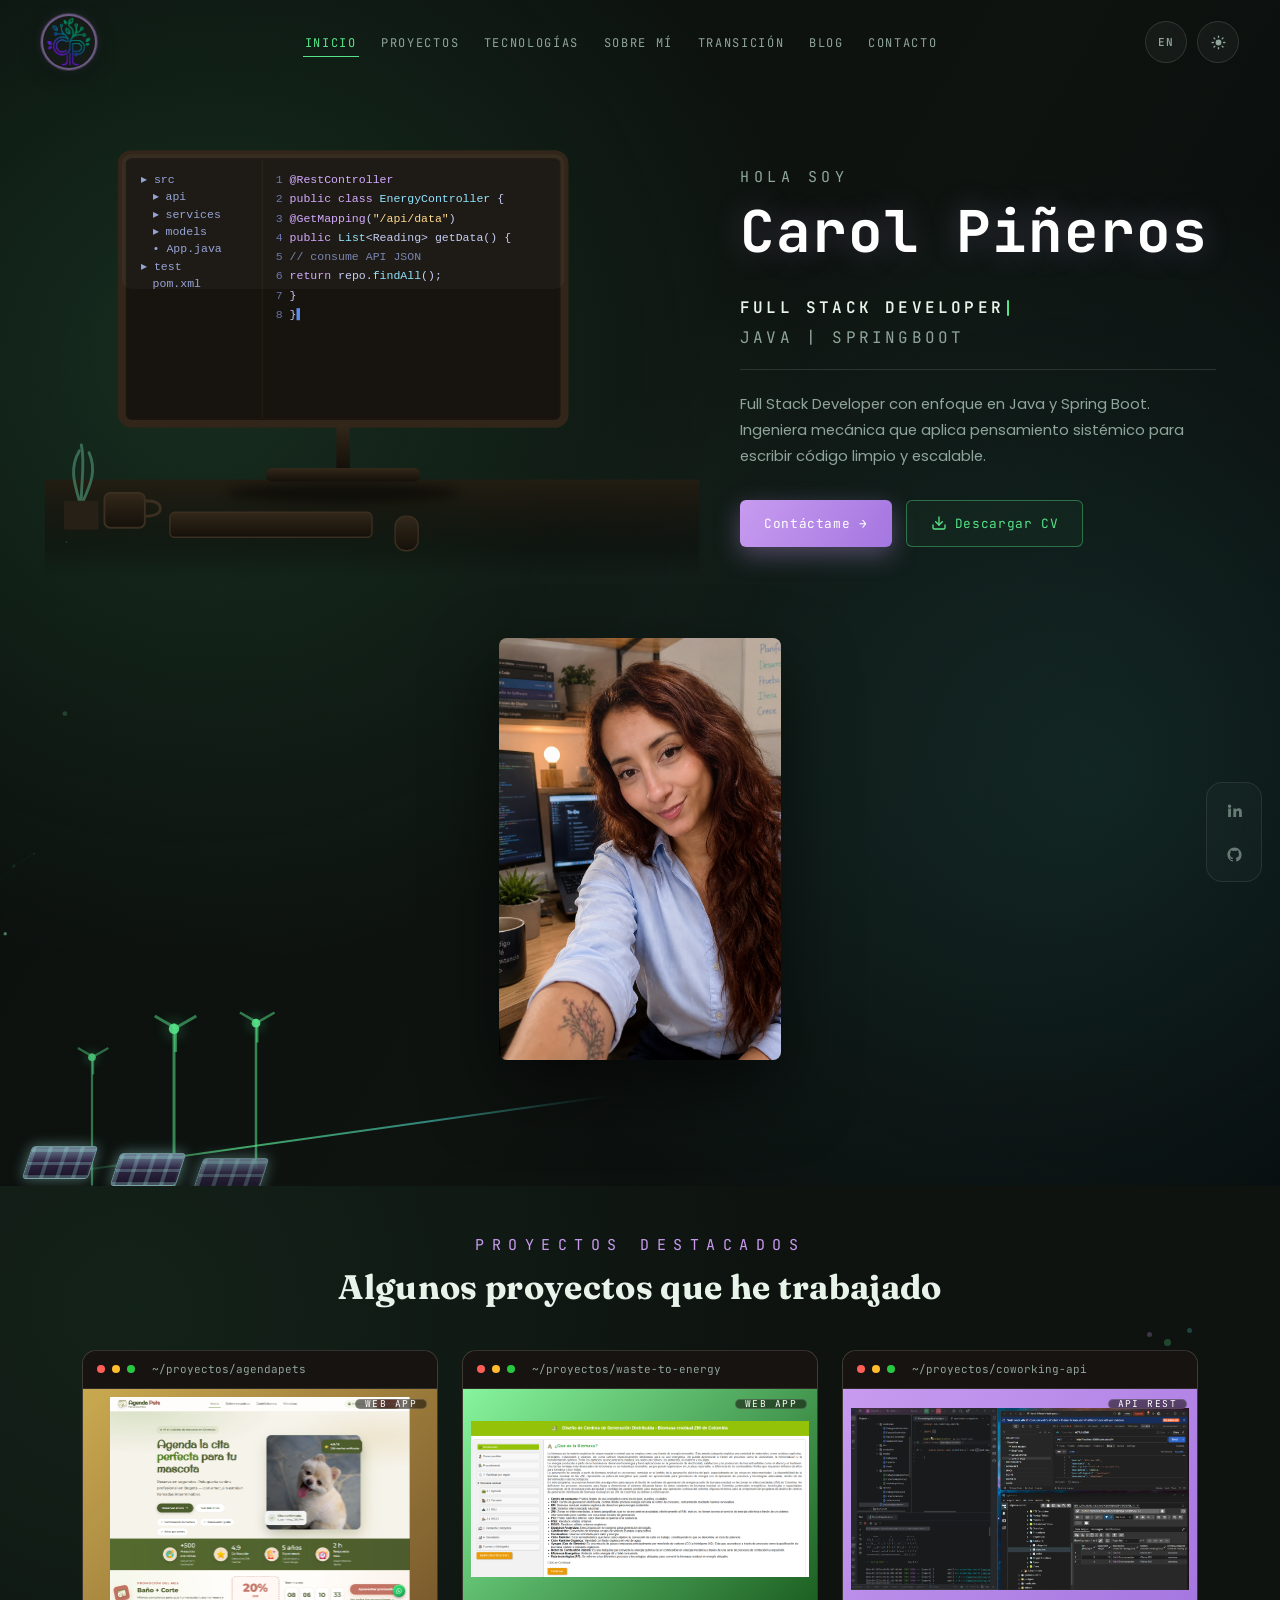
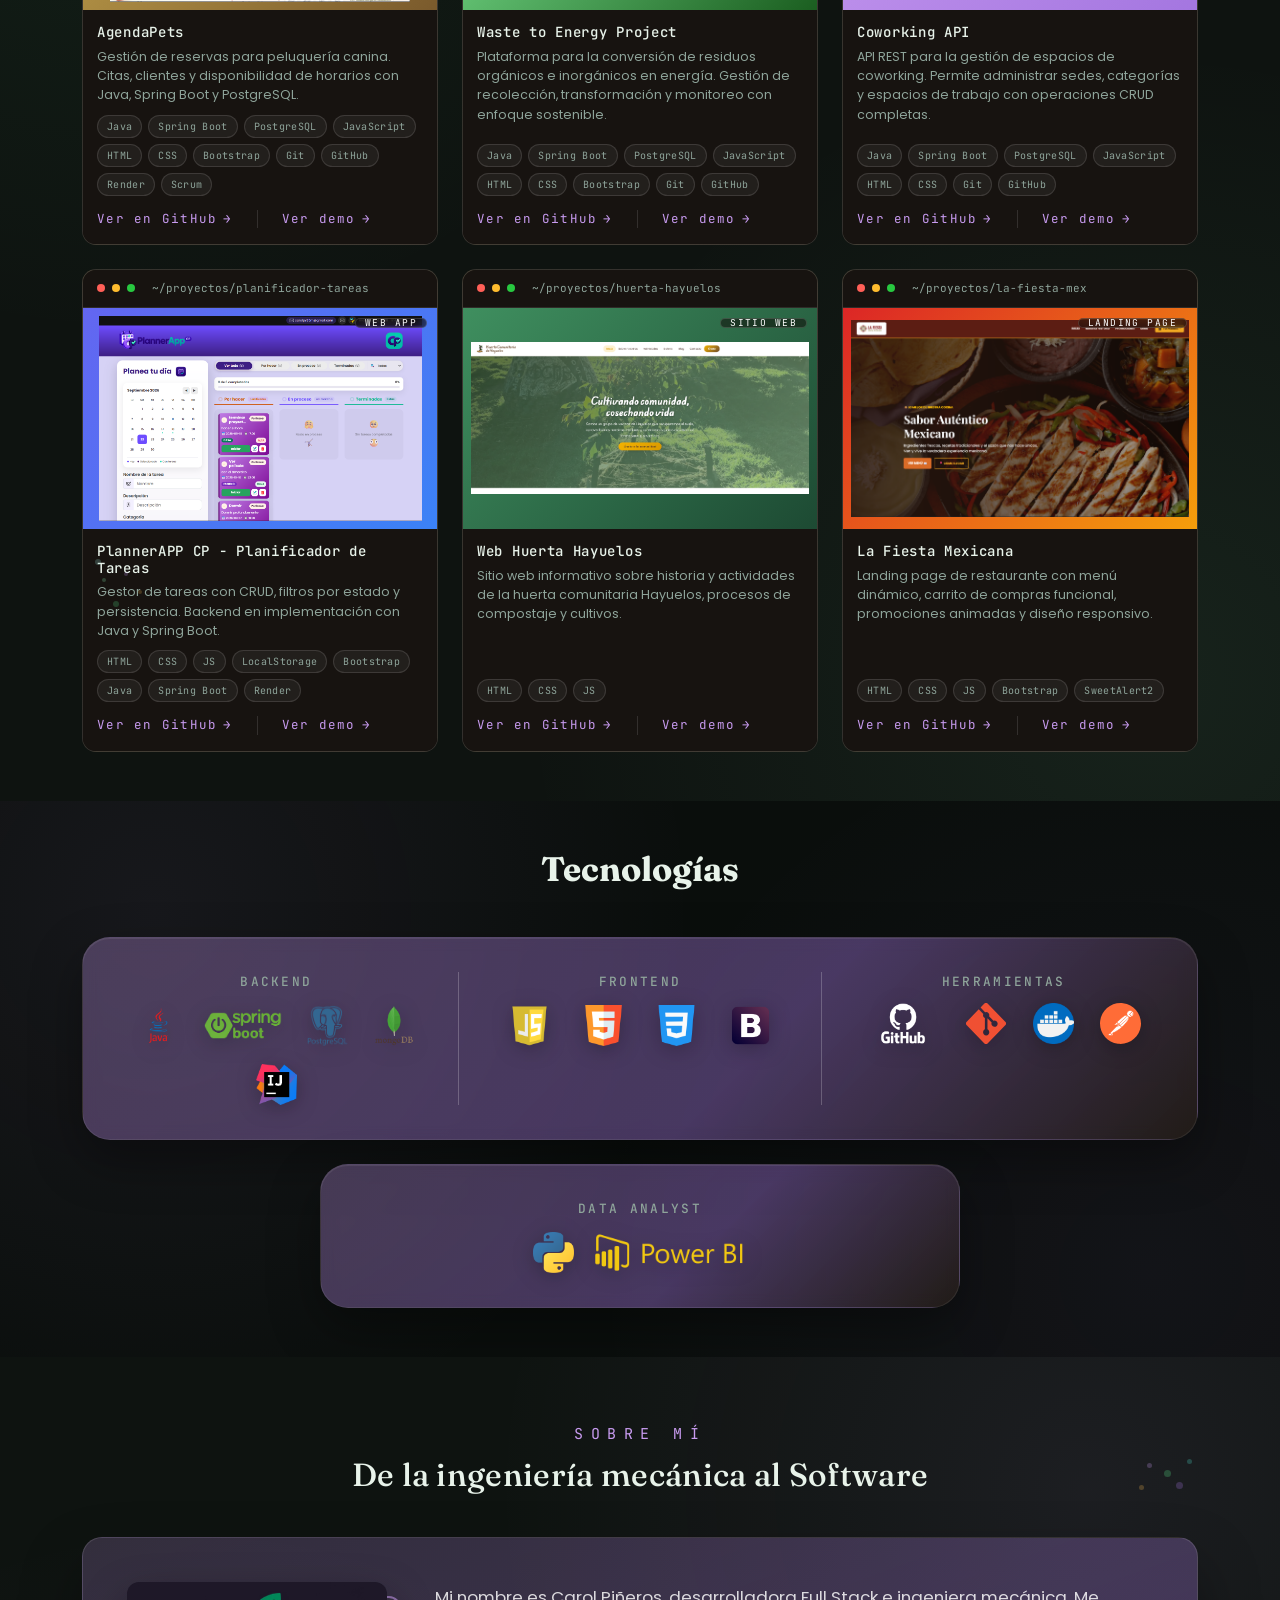
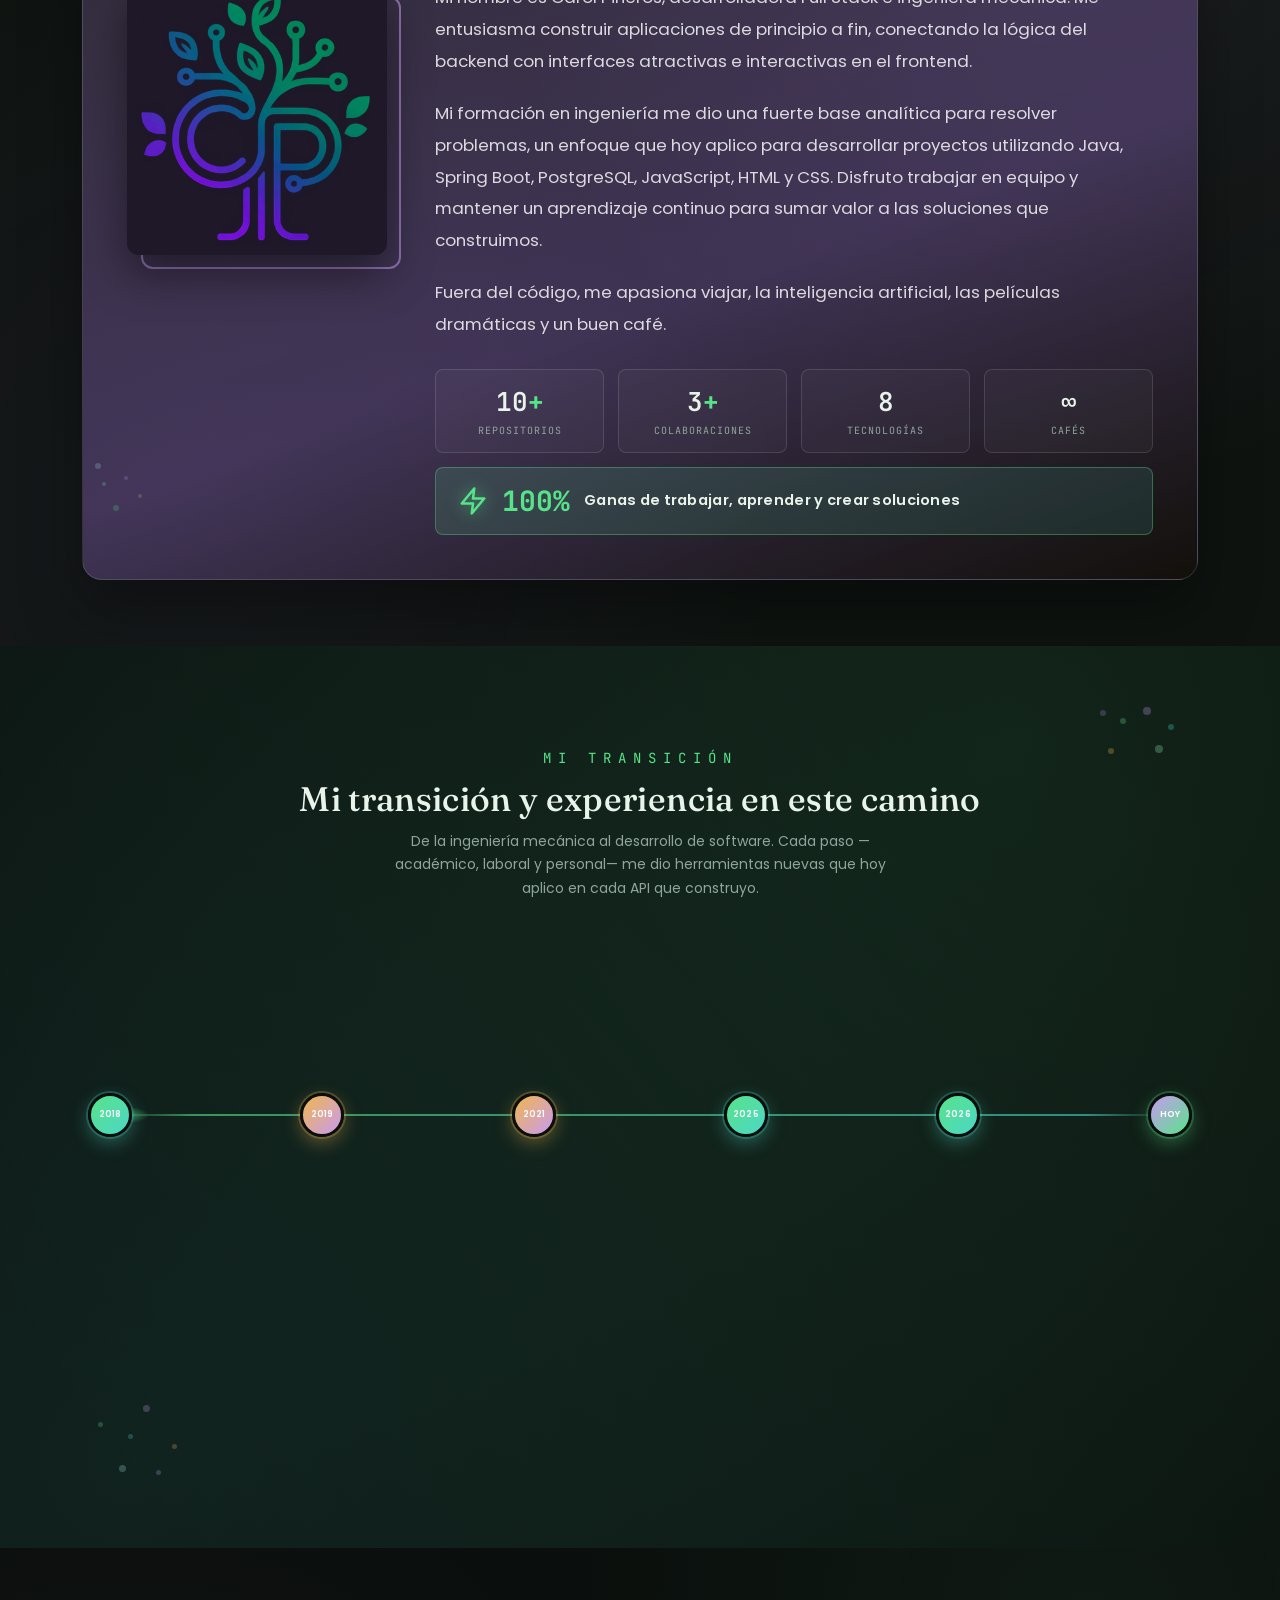
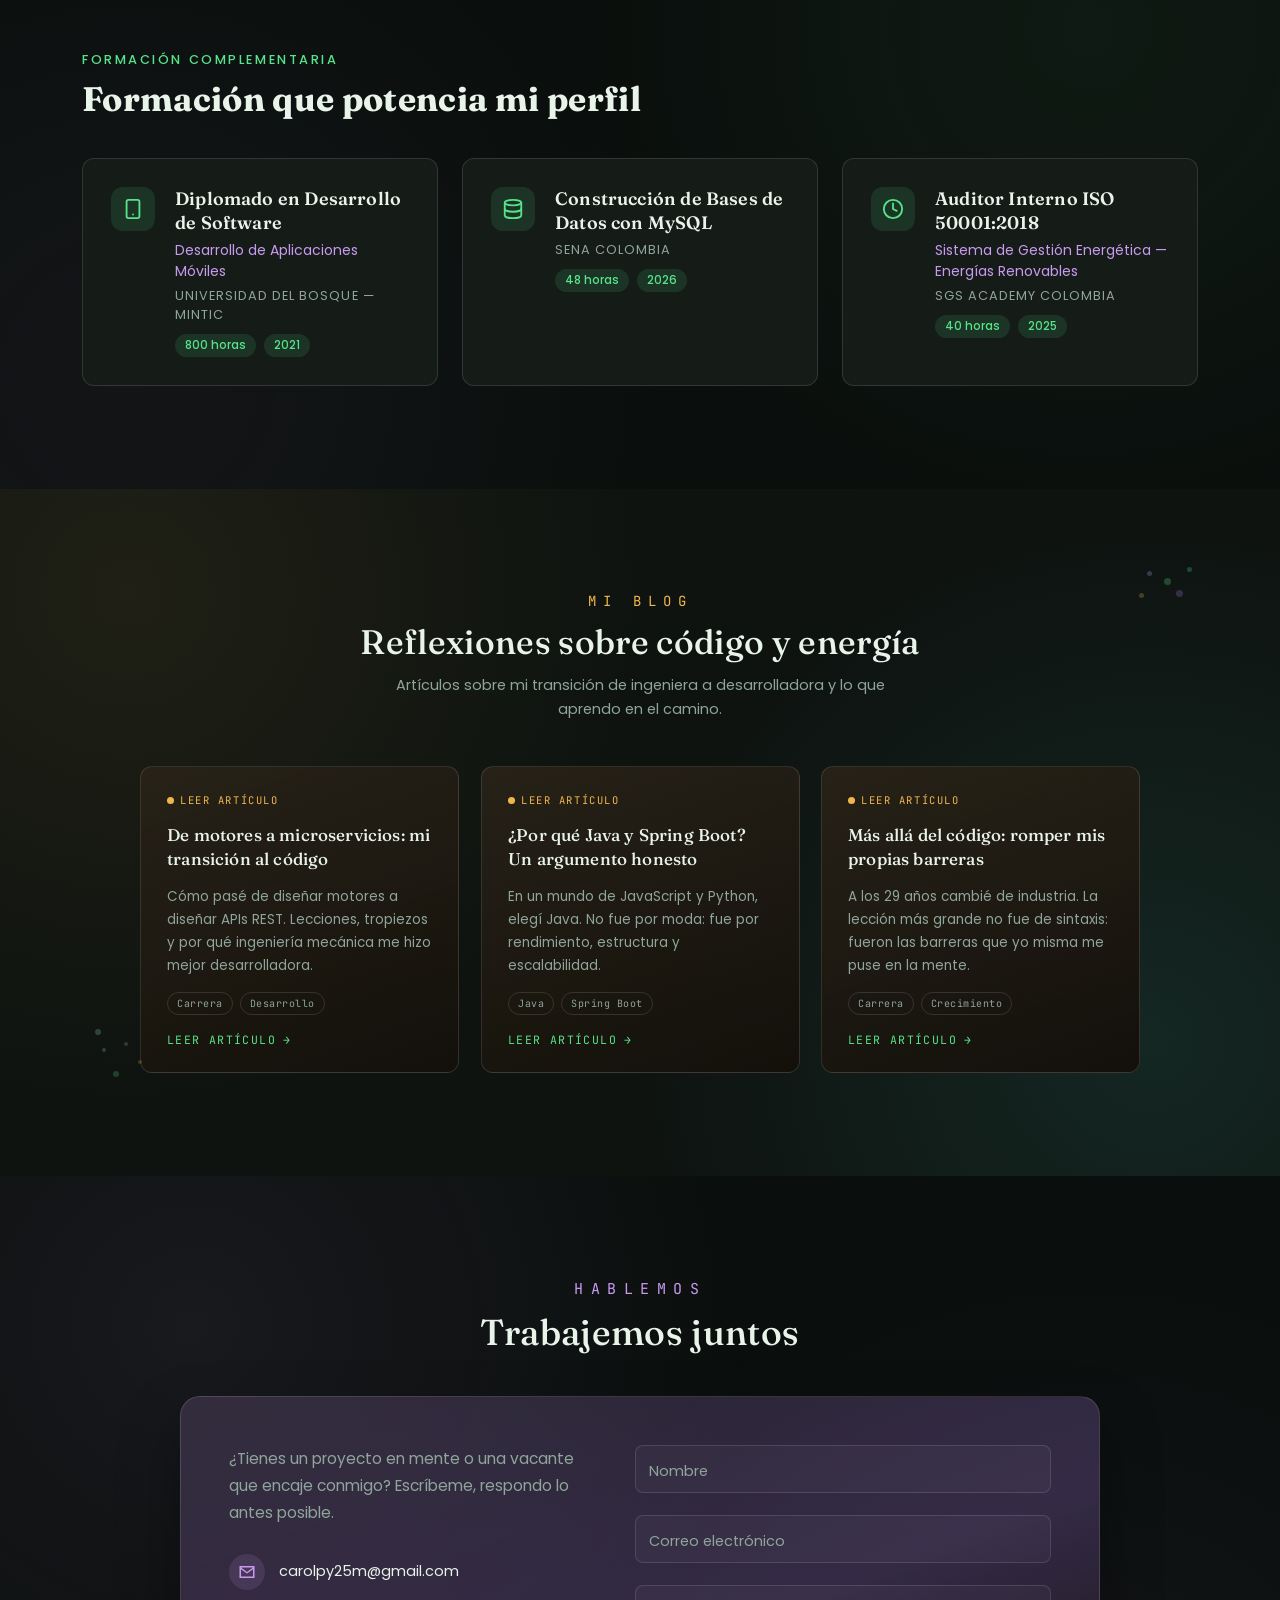
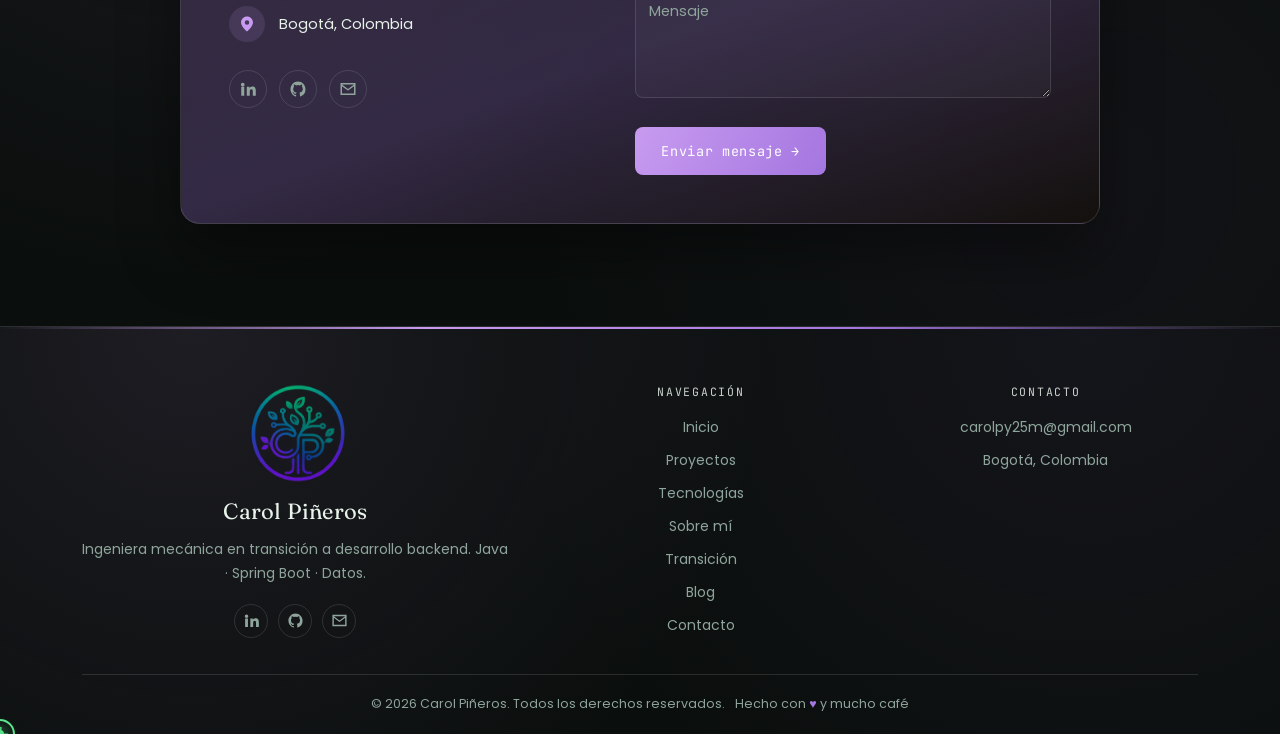
<file: index.html>
<!DOCTYPE html>
<html lang="es" data-theme="dark">

<head>
    <meta charset="UTF-8">
    <meta name="viewport" content="width=device-width, initial-scale=1.0">
    <title>Carol Piñeros — Full Stack Developer</title>
    <link rel="icon" type="image/png" href="./assets/img/logo_deg_sombra.png">
    <meta name="description" content="Portafolio de Carol Piñeros — Full Stack Developer especializada en Java, Spring Boot y desarrollo backend.">
    <meta name="keywords" content="Carol Piñeros, Full Stack Developer, Java, Spring Boot, Backend, Bogotá, Colombia, portafolio">
    <meta property="og:title" content="Carol Piñeros — Full Stack Developer">
    <meta property="og:description" content="Full Stack Developer especializada en Java y Spring Boot. Ingeniera mecánica con pensamiento sistémico para construir soluciones escalables.">
    <meta property="og:type" content="website">
    <meta property="og:locale" content="es_CO">
    <link rel="alternate" hreflang="es" href="index.html">
    <link rel="alternate" hreflang="en" href="index-en.html">
    <script>document.documentElement.classList.add('js-enabled');</script>
    <link href="https://fonts.googleapis.com/css2?family=Fraunces:opsz,wght@9..144,500;9..144,600;9..144,700&family=Poppins:wght@300;400;500;600;700&family=JetBrains+Mono:wght@400;500;600&display=swap" rel="stylesheet">
    <link href="https://cdn.jsdelivr.net/npm/bootstrap@5.3.2/dist/css/bootstrap.min.css" rel="stylesheet">
    <link rel="stylesheet" href="CSS/base/variables.css">
    <link rel="stylesheet" href="CSS/base/typography.css">
    <link rel="stylesheet" href="CSS/base/general.css">
    <link rel="stylesheet" href="CSS/secciones/nav-hero.css">
    <link rel="stylesheet" href="CSS/secciones/proyectos.css">
    <link rel="stylesheet" href="CSS/secciones/tecnologias.css">
    <link rel="stylesheet" href="CSS/secciones/sobre-mi.css">
    <link rel="stylesheet" href="CSS/secciones/contacto.css">
    <link rel="stylesheet" href="CSS/secciones/footer.css">
    <link rel="stylesheet" href="CSS/secciones/site-nav.css">
    <link rel="stylesheet" href="CSS/secciones/custom-cursor.css">
    <link rel="stylesheet" href="CSS/secciones/timeline.css">
    <link rel="stylesheet" href="CSS/secciones/formacion.css">
    <link rel="stylesheet" href="CSS/secciones/blog.css">
    <link rel="stylesheet" href="CSS/secciones/layout.css">
</head>

<body class="site-page">

<!-- ====================================================================
     NAVEGACIÓN SUPERIOR — navbar minimalista único (desktop + móvil)
     ==================================================================== -->
<header class="site-nav" id="site-nav">
    <div class="site-nav-inner">

        <a class="nav-logo" href="#inicio" aria-label="Ir al inicio">
            <img src="./assets/img/logo_minimalista.png" alt="Logo Carol Piñeros">
        </a>

        <nav class="nav-menu-wrap" aria-label="Navegación principal">
            <ul class="nav-menu">
                <li><a href="#inicio" class="active">Inicio</a></li>
                <li><a href="#proyectos">Proyectos</a></li>
                <li><a href="#tecnologias">Tecnologías</a></li>
                <li><a href="#sobre-mi">Sobre mí</a></li>
                <li><a href="#timeline">Transición</a></li>
                <li><a href="#blog">Blog</a></li>
                <li><a href="#contacto">Contacto</a></li>
            </ul>
        </nav>

        <div class="nav-actions">
            <a href="index-en.html" class="lang-toggle" aria-label="Switch to English" title="English">EN</a>
            <button class="theme-toggle" aria-label="Cambiar tema">
                <svg class="icon-sun" viewBox="0 0 24 24" fill="currentColor" aria-hidden="true"><circle cx="12" cy="12" r="4.1"/><g><rect x="11.05" y="2.1" width="1.9" height="3.6" rx="0.95"/><rect x="11.05" y="2.1" width="1.9" height="3.6" rx="0.95" transform="rotate(45 12 12)"/><rect x="11.05" y="2.1" width="1.9" height="3.6" rx="0.95" transform="rotate(90 12 12)"/><rect x="11.05" y="2.1" width="1.9" height="3.6" rx="0.95" transform="rotate(135 12 12)"/><rect x="11.05" y="2.1" width="1.9" height="3.6" rx="0.95" transform="rotate(180 12 12)"/><rect x="11.05" y="2.1" width="1.9" height="3.6" rx="0.95" transform="rotate(225 12 12)"/><rect x="11.05" y="2.1" width="1.9" height="3.6" rx="0.95" transform="rotate(270 12 12)"/><rect x="11.05" y="2.1" width="1.9" height="3.6" rx="0.95" transform="rotate(315 12 12)"/></g></svg>
                <svg class="icon-moon" viewBox="0 0 24 24" fill="currentColor" aria-hidden="true"><path d="M12 3a9 9 0 1 0 9 9 8 8 0 0 1-9-9Z"/></svg>
            </button>
            <button class="nav-toggle" id="nav-toggle" aria-label="Abrir menú" aria-expanded="false" aria-controls="nav-drawer">
                <span></span><span></span><span></span>
            </button>
        </div>

    </div>
</header>

<!-- Drawer móvil a pantalla completa -->
<div class="nav-drawer" id="nav-drawer" aria-hidden="true">
    <ul>
        <li><a href="#inicio">Inicio</a></li>
        <li><a href="#proyectos">Proyectos</a></li>
        <li><a href="#tecnologias">Tecnologías</a></li>
        <li><a href="#sobre-mi">Sobre mí</a></li>
        <li><a href="#timeline">Transición</a></li>
        <li><a href="#blog">Blog</a></li>
        <li><a href="#contacto">Contacto</a></li>
    </ul>
</div>

<!-- Redes flotantes — esquina inferior derecha -->
<div class="site-social" aria-label="Redes sociales">
    <a href="https://linkedin.com/in/carol-pineros-dev" target="_blank" rel="noopener" aria-label="LinkedIn">
        <svg viewBox="0 0 24 24"><path fill="currentColor" d="M4.98 3.5a2.5 2.5 0 1 1 0 5 2.5 2.5 0 0 1 0-5zM3 9h4v12H3V9zm7 0h3.8v1.7h.05c.53-1 1.83-2.05 3.77-2.05 4.03 0 4.78 2.65 4.78 6.1V21h-4v-5.6c0-1.34-.02-3.06-1.87-3.06-1.87 0-2.16 1.46-2.16 2.96V21h-4V9z"/></svg>
    </a>
    <a href="https://github.com/CarolPinerosTrujillo" target="_blank" rel="noopener" aria-label="GitHub">
        <svg viewBox="0 0 24 24"><path fill="currentColor" d="M12 2C6.48 2 2 6.58 2 12.25c0 4.53 2.87 8.37 6.84 9.73.5.1.68-.22.68-.49v-1.9c-2.78.62-3.37-1.36-3.37-1.36-.45-1.18-1.11-1.5-1.11-1.5-.9-.63.07-.62.07-.62 1 .07 1.53 1.06 1.53 1.06.9 1.57 2.34 1.12 2.91.86.09-.66.35-1.12.63-1.38-2.22-.26-4.56-1.14-4.56-5.05 0-1.12.39-2.03 1.03-2.75-.1-.26-.45-1.31.1-2.73 0 0 .84-.28 2.75 1.05a9.3 9.3 0 0 1 5 0c1.91-1.33 2.75-1.05 2.75-1.05.55 1.42.2 2.47.1 2.73.64.72 1.03 1.63 1.03 2.75 0 3.92-2.34 4.78-4.57 5.04.36.32.68.94.68 1.9v2.82c0 .27.18.6.69.49A10.03 10.03 0 0 0 22 12.25C22 6.58 17.52 2 12 2z"/></svg>
    </a>
</div>


<!-- ====================================================================
     HERO
     ==================================================================== -->
<section class="banner" id="inicio">
    <canvas id="energy-particles"></canvas>

    <div class="banner-inner">
        <div class="desk-scene">
            <svg viewBox="0 0 640 460" xmlns="http://www.w3.org/2000/svg">
                <defs>
                    <linearGradient id="metalGrad" x1="0" y1="0" x2="0" y2="1">
                        <stop offset="0" stop-color="var(--scene-metal-hi)"/>
                        <stop offset="1" stop-color="var(--scene-metal-lo)"/>
                    </linearGradient>
                    <linearGradient id="deskGrad" x1="0" y1="0" x2="0" y2="1">
                        <stop offset="0" stop-color="var(--scene-desk-hi)" stop-opacity=".95"/>
                        <stop offset=".7" stop-color="var(--scene-desk-lo)" stop-opacity=".35"/>
                        <stop offset="1" stop-color="var(--scene-desk-lo)" stop-opacity="0"/>
                    </linearGradient>
                    <filter id="softBlur" x="-50%" y="-50%" width="200%" height="200%">
                        <feGaussianBlur stdDeviation="5"/>
                    </filter>
                    <clipPath id="screenClip">
                        <rect x="66" y="26" width="448" height="268" rx="4"/>
                    </clipPath>
                </defs>
                <rect x="-20" y="358" width="680" height="102" fill="url(#deskGrad)"/>
                <ellipse cx="290" cy="372" rx="120" ry="10" fill="#000" opacity=".45" filter="url(#softBlur)"/>
                <g>
                    <path d="M16 380 C10 360 6 345 16 328" stroke="#3a6b52" stroke-width="3" fill="none" stroke-linecap="round"/>
                    <path d="M18 380 C18 358 22 340 18 322" stroke="#3a6b52" stroke-width="3" fill="none" stroke-linecap="round"/>
                    <path d="M20 380 C28 362 34 348 26 330" stroke="#3a6b52" stroke-width="3" fill="none" stroke-linecap="round"/>
                    <rect x="0" y="380" width="36" height="30" rx="2" fill="var(--scene-pot)"/>
                </g>
                <g>
                    <rect x="42" y="372" width="42" height="36" rx="6" fill="url(#metalGrad)" stroke="var(--scene-metal-line)" stroke-width="2"/>
                    <path d="M84 380 q16 0 16 8 t-16 8" fill="none" stroke="var(--scene-metal-line)" stroke-width="3"/>
                </g>
                <rect x="60" y="20" width="460" height="280" rx="10" fill="var(--scene-laptop)" stroke="var(--scene-lapedge)" stroke-width="8"/>
                <g clip-path="url(#screenClip)">
                    <rect x="66" y="26" width="448" height="268" fill="var(--scene-screen)"/>
                    <rect x="66" y="26" width="140" height="268" fill="var(--scene-screen)"/>
                    <line x1="206" y1="26" x2="206" y2="294" stroke="var(--scene-gutter)" stroke-width="1"/>
                    <text x="80" y="50" font-size="12" fill="#93a1d4">▸ src</text>
                    <text x="92" y="68" font-size="12" fill="#93a1d4">▸ api</text>
                    <text x="92" y="86" font-size="12" fill="#93a1d4">▸ services</text>
                    <text x="92" y="104" font-size="12" fill="#93a1d4">▸ models</text>
                    <text x="92" y="122" font-size="12" fill="#93a1d4">• App.java</text>
                    <text x="80" y="140" font-size="12" fill="#93a1d4">▸ test</text>
                    <text x="92" y="158" font-size="12" fill="#93a1d4">pom.xml</text>
                    <text x="220" y="50" font-size="12"><tspan fill="#6672a8">1  </tspan><tspan fill="#d3a8ff">@RestController</tspan></text>
                    <text x="220" y="70" font-size="12"><tspan fill="#6672a8">2  </tspan><tspan fill="#d3a8ff">public class</tspan><tspan fill="#8fe3ff"> EnergyController</tspan><tspan fill="#c3ccf2"> {</tspan></text>
                    <text x="220" y="90" font-size="12"><tspan fill="#6672a8">3  </tspan><tspan fill="#c3ccf2">  </tspan><tspan fill="#d3a8ff">@GetMapping</tspan><tspan fill="#c3ccf2">(</tspan><tspan fill="#ffd889">"/api/data"</tspan><tspan fill="#c3ccf2">)</tspan></text>
                    <text x="220" y="110" font-size="12"><tspan fill="#6672a8">4  </tspan><tspan fill="#c3ccf2">  </tspan><tspan fill="#d3a8ff">public</tspan><tspan fill="#8fe3ff"> List</tspan><tspan fill="#c3ccf2">&lt;Reading&gt; getData() {</tspan></text>
                    <text x="220" y="130" font-size="12"><tspan fill="#6672a8">5  </tspan><tspan fill="#7580ad">      // consume API JSON</tspan></text>
                    <text x="220" y="150" font-size="12"><tspan fill="#6672a8">6  </tspan><tspan fill="#c3ccf2">    </tspan><tspan fill="#d3a8ff">return</tspan><tspan fill="#c3ccf2"> repo.</tspan><tspan fill="#8fe3ff">findAll</tspan><tspan fill="#c3ccf2">();</tspan></text>
                    <text x="220" y="170" font-size="12"><tspan fill="#6672a8">7  </tspan><tspan fill="#c3ccf2">  }</tspan></text>
                    <text x="220" y="190" font-size="12"><tspan fill="#6672a8">8  </tspan><tspan fill="#c3ccf2">}</tspan><tspan class="cursor" fill="#5b8def">▌</tspan></text>
                </g>
                <rect x="60" y="20" width="460" height="280" rx="10" fill="none" stroke="var(--scene-lapedge)" stroke-width="8"/>
                <rect x="60" y="20" width="460" height="140" rx="10" fill="#ffffff" opacity=".03"/>
                <rect x="283" y="300" width="14" height="46" fill="url(#metalGrad)"/>
                <rect x="210" y="346" width="160" height="14" rx="6" fill="url(#metalGrad)"/>
                <rect x="110" y="392" width="210" height="26" rx="5" fill="url(#metalGrad)" stroke="var(--scene-metal-line)" stroke-width="1.5"/>
                <rect x="344" y="396" width="24" height="36" rx="11" fill="url(#metalGrad)" stroke="var(--scene-metal-line)" stroke-width="1.5"/>
            </svg>
        </div>

        <div class="content">
            <div class="eyebrow">HOLA SOY</div>
            <h1 class="name">Carol Piñeros</h1>
            <div class="role">
                <b id="typewriter-role" data-phrases="FULL STACK DEVELOPER|JAVA & SPRING BOOT|INGENIERA MECÁNICA">FULL STACK DEVELOPER</b><br>
                JAVA&nbsp;|&nbsp;SPRINGBOOT
            </div>
            <p class="intro">
                Full Stack Developer con enfoque en Java y Spring Boot. Ingeniera mecánica que aplica pensamiento sistémico para escribir código limpio y escalable.
            </p>
            <div class="cta-group">
                <a href="#contacto" class="btn-cta btn-primary-cta">Contáctame →</a>
                <a href="./assets/documents/CV_Carol_Pineros_Full_Stack_Java_ESPANOL.pdf" class="btn-cta btn-cv" target="_blank" rel="noopener">
                    <svg viewBox="0 0 24 24" width="16" height="16" fill="none" stroke="currentColor" stroke-width="2" stroke-linecap="round" stroke-linejoin="round"><path d="M21 15v4a2 2 0 0 1-2 2H5a2 2 0 0 1-2-2v-4"/><polyline points="7 10 12 15 17 10"/><line x1="12" y1="15" x2="12" y2="3"/></svg>
                    Descargar CV
                </a>
            </div>
        </div>

        <div class="photo-card" style="background-image:url('./assets/img/carol2.png');">
            <div class="card-shine"></div>
        </div>
    </div>

    <div class="energy-scene">
        <div class="diagonal-glow"></div>
        <div class="turbine t1"><div class="pole"></div><div class="hub"></div><div class="blades"><div class="blade"></div><div class="blade"></div><div class="blade"></div></div></div>
        <div class="turbine t2"><div class="pole"></div><div class="hub"></div><div class="blades"><div class="blade"></div><div class="blade"></div><div class="blade"></div></div></div>
        <div class="turbine t3"><div class="pole"></div><div class="hub"></div><div class="blades"><div class="blade"></div><div class="blade"></div><div class="blade"></div></div></div>
        <div class="solar">
            <div class="panel p3"></div>
            <div class="panel p2"></div>
            <div class="panel p1"></div>
        </div>
    </div>
</section>


<!-- ====================================================================
     PROYECTOS — 3 por línea
     ==================================================================== -->
<section id="proyectos" class="py-5 proj-section has-particles">
    <div class="container">
        <div class="proj-heading reveal">
            <div class="proj-eyebrow">PROYECTOS DESTACADOS</div>
            <h2 class="proj-title">Algunos proyectos que he trabajado</h2>
        </div>

        <div class="row g-4 proj-row">
            <!-- AgendaPets -->
            <div class="col-md-6 col-lg-4">
                <article class="proj-card reveal">
                    <div class="proj-winbar">
                        <span class="dot dot-r"></span><span class="dot dot-y"></span><span class="dot dot-g"></span>
                        <span class="proj-path">~/proyectos/agendapets</span>
                    </div>
                    <a href="https://agendapets1.vercel.app/" class="proj-thumb-link" target="_blank" aria-label="Ver proyecto AgendaPets">
                        <div class="proj-thumb proj-thumb--pets">
                            <span class="proj-tag">WEB APP</span>
                            <img src="./assets/img/agendapets.png" alt="AgendaPets" class="proj-img">
                        </div>
                    </a>
                    <div class="proj-body">
                        <h3 class="proj-name">AgendaPets</h3>
                        <p class="proj-desc">Gestión de reservas para peluquería canina. Citas, clientes y disponibilidad de horarios con Java, Spring Boot y PostgreSQL.</p>
                        <div class="proj-stack">
                            <span class="chip">Java</span><span class="chip">Spring Boot</span><span class="chip">PostgreSQL</span><span class="chip">JavaScript</span><span class="chip">HTML</span><span class="chip">CSS</span><span class="chip">Bootstrap</span><span class="chip">Git</span><span class="chip">GitHub</span><span class="chip">Render</span><span class="chip">Scrum</span>
                        </div>
                        <div class="proj-actions">
                            <a href="https://github.com/CarolPinerosTrujillo/AgendaPets" class="proj-link" target="_blank" rel="noopener"><span>Ver en GitHub</span> <span class="arrow">→</span></a>
                            <a href="https://agendapets1.vercel.app/" class="proj-link" target="_blank"><span>Ver demo</span> <span class="arrow">→</span></a>
                        </div>
                    </div>
                </article>
            </div>

            <!-- Waste to Energy Project -->
            <div class="col-md-6 col-lg-4">
                <article class="proj-card reveal reveal-delay-3">
                    <div class="proj-winbar">
                        <span class="dot dot-r"></span><span class="dot dot-y"></span><span class="dot dot-g"></span>
                        <span class="proj-path">~/proyectos/waste-to-energy</span>
                    </div>
                    <a href="https://carolpinerostrujillo.github.io/WasteTOEnergyProject/" class="proj-thumb-link" target="_blank" aria-label="Ver proyecto Waste to Energy Project">
                        <div class="proj-thumb" style="background:linear-gradient(135deg, #87f59d 0%, #1b5e20 100%);">
                            <span class="proj-tag">WEB APP</span>
                            <img src="./assets/img/WastetoEnergyProject.png" alt="Waste to Energy Project" class="proj-img">
                        </div>
                    </a>
                    <div class="proj-body">
                        <h3 class="proj-name">Waste to Energy Project</h3>
                        <p class="proj-desc">Plataforma para la conversión de residuos orgánicos e inorgánicos en energía. Gestión de recolección, transformación y monitoreo con enfoque sostenible.</p>
                        <div class="proj-stack">
                            <span class="chip">Java</span><span class="chip">Spring Boot</span><span class="chip">PostgreSQL</span><span class="chip">JavaScript</span><span class="chip">HTML</span><span class="chip">CSS</span><span class="chip">Bootstrap</span><span class="chip">Git</span><span class="chip">GitHub</span>
                        </div>
                        <div class="proj-actions">
                            <a href="https://github.com/CarolPinerosTrujillo/WasteTOEnergyProject" class="proj-link" target="_blank" rel="noopener"><span>Ver en GitHub</span> <span class="arrow">→</span></a>
                            <a href="https://carolpinerostrujillo.github.io/WasteTOEnergyProject/" class="proj-link" target="_blank" rel="noopener"><span>Ver demo</span> <span class="arrow">→</span></a>
                        </div>
                    </div>
                </article>
            </div>

            <!-- Coworking API -->
            <div class="col-md-6 col-lg-4">
                <article class="proj-card reveal reveal-delay-1">
                    <div class="proj-winbar">
                        <span class="dot dot-r"></span><span class="dot dot-y"></span><span class="dot dot-g"></span>
                        <span class="proj-path">~/proyectos/coworking-api</span>
                    </div>
                    <a href="https://github.com/CarolPinerosTrujillo/Coworking_API_Java" class="proj-thumb-link" target="_blank" aria-label="Ver proyecto Coworking API">
                        <div class="proj-thumb proj-thumb--energy">
                            <span class="proj-tag">API REST</span>
                            <img src="./assets/img/coworkAPI.png" alt="Coworking API" class="proj-img">
                        </div>
                    </a>
                    <div class="proj-body">
                        <h3 class="proj-name">Coworking API</h3>
                        <p class="proj-desc">API REST para la gestión de espacios de coworking. Permite administrar sedes, categorías y espacios de trabajo con operaciones CRUD completas.</p>
                        <div class="proj-stack">
                            <span class="chip">Java</span><span class="chip">Spring Boot</span><span class="chip">PostgreSQL</span><span class="chip">JavaScript</span><span class="chip">HTML</span><span class="chip">CSS</span><span class="chip">Git</span><span class="chip">GitHub</span>
                        </div>
                        <div class="proj-actions">
                            <a href="https://github.com/CarolPinerosTrujillo/Coworking_API_Java" class="proj-link" target="_blank" rel="noopener"><span>Ver en GitHub</span> <span class="arrow">→</span></a>
                            <a href="https://github.com/CarolPinerosTrujillo/Coworking_API_Java" class="proj-link" target="_blank"><span>Ver demo</span> <span class="arrow">→</span></a>
                        </div>
                    </div>
                </article>
            </div>

            <!-- Planificador de Tareas -->
            <div class="col-md-6 col-lg-4">
                <article class="proj-card reveal reveal-delay-2">
                    <div class="proj-winbar">
                        <span class="dot dot-r"></span><span class="dot dot-y"></span><span class="dot dot-g"></span>
                        <span class="proj-path">~/proyectos/planificador-tareas</span>
                    </div>
                    <a href="https://carolpinerostrujillo.github.io/Web_planificadorTareas/" class="proj-thumb-link" target="_blank" aria-label="Ver proyecto Planificador de Tareas">
                        <div class="proj-thumb proj-thumb--planner">
                            <span class="proj-tag">WEB APP</span>
                            <img src="./assets/img/plannerapp.png" alt="Planificador de Tareas" class="proj-img">
                        </div>
                    </a>
                    <div class="proj-body">
                        <h3 class="proj-name">PlannerAPP CP - Planificador de Tareas</h3>
                        <p class="proj-desc">Gestor de tareas con CRUD, filtros por estado y persistencia. Backend en implementación con Java y Spring Boot.</p>
                        <div class="proj-stack">
                            <span class="chip">HTML</span><span class="chip">CSS</span><span class="chip">JS</span><span class="chip">LocalStorage</span><span class="chip">Bootstrap</span>
                            <span class="chip">Java</span><span class="chip">Spring Boot</span><span class="chip">Render</span>
                        </div>
                        <div class="proj-actions">
                            <a href="https://github.com/CarolPinerosTrujillo/Web_planificadorTareas" class="proj-link" target="_blank" rel="noopener"><span>Ver en GitHub</span> <span class="arrow">→</span></a>
                            <a href="https://carolpinerostrujillo.github.io/Web_planificadorTareas/" class="proj-link" target="_blank"><span>Ver demo</span> <span class="arrow">→</span></a>
                        </div>
                    </div>
                </article>
            </div>

            <!-- Huerta Hayuelos -->
            <div class="col-md-6 col-lg-4">
                <article class="proj-card reveal">
                    <div class="proj-winbar">
                        <span class="dot dot-r"></span><span class="dot dot-y"></span><span class="dot dot-g"></span>
                        <span class="proj-path">~/proyectos/huerta-hayuelos</span>
                    </div>
                    <a href="https://carolpinerostrujillo.github.io/HuertaComunitaria/" class="proj-thumb-link" target="_blank" aria-label="Ver proyecto Huerta Hayuelos">
                        <div class="proj-thumb proj-thumb--garden">
                            <span class="proj-tag">SITIO WEB</span>
                            <img src="./assets/img/huertahayuelosweb.png" alt="Huerta Hayuelos" class="proj-img">
                        </div>
                    </a>
                    <div class="proj-body">
                        <h3 class="proj-name">Web Huerta Hayuelos</h3>
                        <p class="proj-desc">Sitio web informativo sobre historia y actividades de la huerta comunitaria Hayuelos, procesos de compostaje y cultivos.</p>
                        <div class="proj-stack">
                            <span class="chip">HTML</span><span class="chip">CSS</span><span class="chip">JS</span>
                        </div>
                        <div class="proj-actions">
                            <a href="https://github.com/CarolPinerosTrujillo/HuertaComunitaria" class="proj-link" target="_blank" rel="noopener"><span>Ver en GitHub</span> <span class="arrow">→</span></a>
                            <a href="https://carolpinerostrujillo.github.io/HuertaComunitaria/" target="_blank" class="proj-link"><span>Ver demo</span> <span class="arrow">→</span></a>
                        </div>
                    </div>
                </article>
            </div>

            <!-- La Fiesta Mexicana -->
            <div class="col-md-6 col-lg-4">
                <article class="proj-card reveal reveal-delay-1">
                    <div class="proj-winbar">
                        <span class="dot dot-r"></span><span class="dot dot-y"></span><span class="dot dot-g"></span>
                        <span class="proj-path">~/proyectos/la-fiesta-mex</span>
                    </div>
                    <a href="https://carolpinerostrujillo.github.io/Hackaton-Landingpage-LaFiestaMex/" class="proj-thumb-link" target="_blank" aria-label="Ver proyecto La Fiesta Mexicana">
                        <div class="proj-thumb proj-thumb--fiesta">
                            <span class="proj-tag">LANDING PAGE</span>
                            <img src="./assets/img/LafiestaMex.png" alt="La Fiesta Mexicana" class="proj-img">
                        </div>
                    </a>
                    <div class="proj-body">
                        <h3 class="proj-name">La Fiesta Mexicana</h3>
                        <p class="proj-desc">Landing page de restaurante con menú dinámico, carrito de compras funcional, promociones animadas y diseño responsivo.</p>
                        <div class="proj-stack">
                            <span class="chip">HTML</span><span class="chip">CSS</span><span class="chip">JS</span><span class="chip">Bootstrap</span><span class="chip">SweetAlert2</span>
                        </div>
                        <div class="proj-actions">
                            <a href="https://github.com/CarolPinerosTrujillo/Hackaton-Landingpage-LaFiestaMex" class="proj-link" target="_blank" rel="noopener"><span>Ver en GitHub</span> <span class="arrow">→</span></a>
                            <a href="https://carolpinerostrujillo.github.io/Hackaton-Landingpage-LaFiestaMex/" class="proj-link" target="_blank"><span>Ver demo</span> <span class="arrow">→</span></a>
                        </div>
                    </div>
                </article>
            </div>
        </div>
    </div>
</section>


<!-- ====================================================================
     TECNOLOGÍAS
     ==================================================================== -->
<section id="tecnologias" class="py-5 bg-section tech-section">
    <div class="container text-center">
        <h2 class="fw-bold mb-5 tech-title reveal">Tecnologías</h2>

        <div class="tech-card mb-4 mx-auto reveal">
            <div class="tech-card-inner">
                <div class="tech-group">
                    <span class="tech-label">Backend</span>
                    <div class="tech-icons">
                        <img src="./assets/icons/java.png" alt="Java" title="Java">
                        <img src="./assets/icons/spring.png" alt="Spring Boot" title="Spring Boot">
                        <img src="./assets/icons/postgresql.png" alt="PostgreSQL" title="PostgreSQL">
                        <img src="./assets/icons/mongodb.png" alt="MongoDB" title="MongoDB">
                        <img src="./assets/icons/intellij.png" alt="IntelliJ IDEA" title="IntelliJ IDEA">
                    </div>
                </div>
                <div class="tech-divider"></div>
                <div class="tech-group">
                    <span class="tech-label">Frontend</span>
                    <div class="tech-icons">
                        <img src="./assets/icons/javascript.png" alt="JavaScript" title="JavaScript">
                        <img src="./assets/icons/html5.png" alt="HTML5" title="HTML5">
                        <img src="./assets/icons/css-3.png" alt="CSS3" title="CSS3">
                        <img src="./assets/icons/bootstrap.png" alt="Bootstrap" title="Bootstrap">
                    </div>
                </div>
                <div class="tech-divider"></div>
                <div class="tech-group tech-group--tools">
                    <span class="tech-label">Herramientas</span>
                    <div class="tech-icons">
                        <img src="./assets/icons/gitHub-logo.png" alt="GitHub" title="GitHub">
                        <img src="./assets/icons/git.svg" alt="Git" title="Git">
                        <img src="./assets/icons/docker.png" alt="Docker" title="Docker">
                        <img src="./assets/icons/postman.svg" alt="Postman" title="Postman">
                    </div>
                </div>
            </div>
        </div>

        <div class="tech-card mx-auto reveal" style="max-width:640px;">
            <div class="tech-card-inner tech-card-inner--single">
                <div class="tech-group">
                    <span class="tech-label">Data Analyst</span>
                    <div class="tech-icons">
                        <img src="./assets/icons/python.png" alt="Python" title="Python">
                        <img src="./assets/icons/powerbi.png" alt="Power BI" title="Power BI">
                    </div>
                </div>
            </div>
        </div>
    </div>
</section>


<!-- ====================================================================
     SOBRE MÍ — con estadísticas
     ==================================================================== -->
<section id="sobre-mi" class="about-section has-particles">
    <div class="container">
        <div class="proj-heading reveal">
            <div class="proj-eyebrow">SOBRE MÍ</div>
            <h2 class="about-title">De la ingeniería mecánica al Software</h2>
        </div>

        <div class="about-card reveal">
            <div class="about-grid">
                <div class="about-photo-wrap">
                    <div class="about-photo" style="background-image:url('./assets/img/logo_minimalista.png');"></div>
                </div>
                <div class="about-text">
                    <p>
                        Mi nombre es Carol Piñeros, desarrolladora Full Stack e ingeniera mecánica.
                        Me entusiasma construir aplicaciones de principio a fin, conectando la lógica
                        del backend con interfaces atractivas e interactivas en el frontend.
                    </p>
                    <p>
                        Mi formación en ingeniería me dio una fuerte base analítica para resolver problemas,
                        un enfoque que hoy aplico para desarrollar proyectos utilizando Java, Spring Boot,
                        PostgreSQL, JavaScript, HTML y CSS. Disfruto trabajar en equipo y mantener un
                        aprendizaje continuo para sumar valor a las soluciones que construimos.
                    </p>
                    <p>
                        Fuera del código, me apasiona viajar, la inteligencia artificial,
                        las películas dramáticas y un buen café.
                    </p>

                    <div class="about-stats reveal">
                        <div class="stat-box">
                            <span class="stat-value">10<span class="stat-suffix">+</span></span>
                            <span class="stat-label">Repositorios</span>
                        </div>
                        <div class="stat-box">
                            <span class="stat-value">3<span class="stat-suffix">+</span></span>
                            <span class="stat-label">Colaboraciones</span>
                        </div>
                        <div class="stat-box">
                            <span class="stat-value">8</span>
                            <span class="stat-label">Tecnologías</span>
                        </div>
                        <div class="stat-box">
                            <span class="stat-value">∞</span>
                            <span class="stat-label">Cafés</span>
                        </div>
                        <div class="stat-100">
                            <svg viewBox="0 0 24 24" fill="none" stroke="currentColor" stroke-width="2" stroke-linecap="round" stroke-linejoin="round"><polyline points="13 2 3 14 12 14 11 22 21 10 12 10 13 2"/></svg>
                            <span class="stat-100-value">100%</span>
                            <span class="stat-100-text">Ganas de trabajar, aprender y crear soluciones</span>
                        </div>
                    </div>
                </div>
            </div>
        </div>
    </div>
</section>


<!-- ====================================================================
     TIMELINE — Mi Transición
     ==================================================================== -->
<section id="timeline" class="timeline-section has-particles">
    <div class="container">
        <div class="reveal">
            <div class="timeline-eyebrow">MI TRANSICIÓN</div>
            <h2 class="timeline-title">Mi transición y experiencia en este camino</h2>
            <p class="timeline-sub">
                De la ingeniería mecánica al desarrollo de software. Cada paso —académico,
                laboral y personal— me dio herramientas nuevas que hoy aplico en cada API que construyo.
            </p>
        </div>

        <div class="timeline reveal">
            <div class="timeline-progress"></div>

            <!-- 2018 — Ingeniería -->
            <div class="timeline-item" data-type="transition">
                <div class="timeline-bubble">2018</div>
                <div class="timeline-header">
                    <div class="timeline-header-text">
                        <p class="timeline-header-role">Estudiante de Ingeniería Mecánica</p>
                        <p class="timeline-header-org">Universidad Distrital F.J.C.</p>
                    </div>
                    <svg class="timeline-chevron" viewBox="0 0 24 24" fill="none" stroke="currentColor" stroke-width="2" stroke-linecap="round" stroke-linejoin="round"><polyline points="6 9 12 15 18 9"/></svg>
                </div>
                <div class="timeline-card">
                    <div class="timeline-role">
                        <svg viewBox="0 0 24 24" fill="none" stroke="var(--color-warm)" stroke-width="2"><circle cx="12" cy="12" r="10"/><path d="M12 6v6l4 2"/></svg>
                        Estudiante de Ingeniería Mecánica
                    </div>
                    <div class="timeline-org">Universidad Distrital F.J.C.</div>
                    <p class="timeline-desc">
                        Inicio de mi formación en ingeniería. Descubrí la pasión por los datos,
                        la energía y la resolución de problemas complejos. Primer contacto con
                        MATLAB y análisis numérico.
                    </p>
                    <div class="timeline-tags">
                        <span class="timeline-tag timeline-tag--energy">Energía</span>
                        <span class="timeline-tag timeline-tag--tech">MATLAB</span>
                        <span class="timeline-tag">Termodinámica</span>
                    </div>
                </div>
            </div>

            <!-- 2019 — HB SADELEC -->
            <div class="timeline-item" data-type="work">
                <div class="timeline-bubble">2019</div>
                <div class="timeline-header">
                    <div class="timeline-header-text">
                        <p class="timeline-header-role">Proyectista</p>
                        <p class="timeline-header-org">HB SADELEC</p>
                    </div>
                    <svg class="timeline-chevron" viewBox="0 0 24 24" fill="none" stroke="currentColor" stroke-width="2" stroke-linecap="round" stroke-linejoin="round"><polyline points="6 9 12 15 18 9"/></svg>
                </div>
                <div class="timeline-card">
                    <div class="timeline-role">
                        <svg viewBox="0 0 24 24" fill="none" stroke="var(--color-warm)" stroke-width="2"><path d="M2 20h20"/><path d="M5 20V8l7-5 7 5v12"/><path d="M9 20v-6h6v6"/></svg>
                        Proyectista
                    </div>
                    <div class="timeline-org">HB SADELEC</div>
                    <p class="timeline-desc">
                        Diseñé y verifiqué estructuras metálicas en AutoCAD asegurando la correcta
                        ejecución de proyectos sin reprocesos. Elaboré órdenes de trabajo y
                        documentación técnica para coordinar diseño y producción.
                    </p>
                    <div class="timeline-tags">
                        <span class="timeline-tag timeline-tag--tech">AutoCAD</span>
                        <span class="timeline-tag timeline-tag--warm">Estructuras</span>
                        <span class="timeline-tag">Documentación técnica</span>
                    </div>
                </div>
            </div>

            <!-- 2021 — EAAB -->
            <div class="timeline-item" data-type="work">
                <div class="timeline-bubble">2021</div>
                <div class="timeline-header">
                    <div class="timeline-header-text">
                        <p class="timeline-header-role">Planificación y control de mantenimiento</p>
                        <p class="timeline-header-org">EAAB</p>
                    </div>
                    <svg class="timeline-chevron" viewBox="0 0 24 24" fill="none" stroke="currentColor" stroke-width="2" stroke-linecap="round" stroke-linejoin="round"><polyline points="6 9 12 15 18 9"/></svg>
                </div>
                <div class="timeline-card">
                    <div class="timeline-role">
                        <svg viewBox="0 0 24 24" fill="none" stroke="var(--color-warm)" stroke-width="2"><path d="M12 22s8-4 8-10V5l-8-3-8 3v7c0 6 8 10 8 10z"/></svg>
                        Planificación y control de mantenimiento
                    </div>
                    <div class="timeline-org">EAAB — Empresa de Acueducto y Alcantarillado de Bogotá</div>
                    <p class="timeline-desc">
                        Gestioné órdenes de mantenimiento en SAP PM, asegurando tiempos de respuesta
                        < 24h. Analicé KPIs y elaboré reportes para toma de decisiones. Coordiné
                        equipos multidisciplinarios, logrando 95% de cumplimiento del plan anual.
                    </p>
                    <div class="timeline-tags">
                        <span class="timeline-tag timeline-tag--tech">SAP PM</span>
                        <span class="timeline-tag timeline-tag--energy">KPIs</span>
                        <span class="timeline-tag">Gestión documental</span>
                    </div>
                </div>
            </div>

            <!-- 2025 — Código -->
            <div class="timeline-item" data-type="transition">
                <div class="timeline-bubble">2025</div>
                <div class="timeline-header">
                    <div class="timeline-header-text">
                        <p class="timeline-header-role">El código me atrapa</p>
                        <p class="timeline-header-org">Exploración autónoma</p>
                    </div>
                    <svg class="timeline-chevron" viewBox="0 0 24 24" fill="none" stroke="currentColor" stroke-width="2" stroke-linecap="round" stroke-linejoin="round"><polyline points="6 9 12 15 18 9"/></svg>
                </div>
                <div class="timeline-card">
                    <div class="timeline-role">
                        <svg viewBox="0 0 24 24" fill="none" stroke="var(--color-tech)" stroke-width="2"><path d="M22 12h-4l-3 9L9 3l-3 9H2"/></svg>
                        El código me atrapa
                    </div>
                    <div class="timeline-org">Exploración autónoma</div>
                    <p class="timeline-desc">
                        Mi primera línea de código fue un "Hello World" en Java. Lo que empezó como
                        curiosidad se convirtió en obsesión: construir algo desde cero, ver cómo
                        funciona por dentro. La decisión estaba tomada.
                    </p>
                    <div class="timeline-tags">
                        <span class="timeline-tag timeline-tag--tech">Java</span>
                        <span class="timeline-tag">Hello World</span>
                        <span class="timeline-tag">Autoaprendizaje</span>
                    </div>
                </div>
            </div>

            <!-- 2026 — Bootcamp -->
            <div class="timeline-item" data-type="transition">
                <div class="timeline-bubble">2026</div>
                <div class="timeline-header">
                    <div class="timeline-header-text">
                        <p class="timeline-header-role">Bootcamp Full Stack Developer</p>
                        <p class="timeline-header-org">Generation Colombia</p>
                    </div>
                    <svg class="timeline-chevron" viewBox="0 0 24 24" fill="none" stroke="currentColor" stroke-width="2" stroke-linecap="round" stroke-linejoin="round"><polyline points="6 9 12 15 18 9"/></svg>
                </div>
                <div class="timeline-card">
                    <div class="timeline-role">
                        <svg viewBox="0 0 24 24" fill="none" stroke="var(--color-energy)" stroke-width="2"><rect x="2" y="3" width="20" height="14" rx="2"/><line x1="8" y1="21" x2="16" y2="21"/><line x1="12" y1="17" x2="12" y2="21"/></svg>
                        Bootcamp Full Stack Developer
                    </div>
                    <div class="timeline-org">Generation Colombia</div>
                    <p class="timeline-desc">
                        Inmersión completa en desarrollo de software. Spring Boot, PostgreSQL,
                        APIs REST, metodologías ágiles. Construí AgendaPets como proyecto final
                        y descubrí que el backend es donde quiero estar.
                    </p>
                    <div class="timeline-tags">
                        <span class="timeline-tag timeline-tag--tech">Spring Boot</span>
                        <span class="timeline-tag timeline-tag--tech">PostgreSQL</span>
                        <span class="timeline-tag">REST APIs</span>
                        <span class="timeline-tag">Agile</span>
                    </div>
                </div>
            </div>

            <!-- HOY -->
            <div class="timeline-item" data-type="future">
                <div class="timeline-bubble">HOY</div>
                <div class="timeline-header">
                    <div class="timeline-header-text">
                        <p class="timeline-header-role">Siguiente paso: tu empresa</p>
                        <p class="timeline-header-org">Abierta a nuevas oportunidades</p>
                    </div>
                    <svg class="timeline-chevron" viewBox="0 0 24 24" fill="none" stroke="currentColor" stroke-width="2" stroke-linecap="round" stroke-linejoin="round"><polyline points="6 9 12 15 18 9"/></svg>
                </div>
                <div class="timeline-card">
                    <div class="timeline-role">
                        <svg viewBox="0 0 24 24" fill="none" stroke="var(--color-energy)" stroke-width="2"><circle cx="12" cy="12" r="10"/><polyline points="12 6 12 12 16 14"/></svg>
                        Siguiente paso: tu empresa
                    </div>
                    <div class="timeline-org">Abierta a nuevas oportunidades</div>
                    <p class="timeline-desc">
                        Busco mi primer rol como desarrolladora backend o full stack.
                        Quiero aportar mi pensamiento analítico, mi energía y mi capacidad de
                        aprender rápido a un equipo que construya soluciones con propósito.
                    </p>
                    <div class="timeline-tags">
                        <span class="timeline-tag timeline-tag--energy">Buscando empleo</span>
                        <span class="timeline-tag timeline-tag--tech">Java · Spring Boot</span>
                    </div>
                </div>
            </div>

        </div>
    </div>
</section>


<!-- ====================================================================
     FORMACIÓN COMPLEMENTARIA
     ==================================================================== -->
<section id="formacion" class="training-section">
    <div class="container">
        <div class="reveal">
            <div class="training-eyebrow">FORMACIÓN COMPLEMENTARIA</div>
            <h2 class="training-title">Formación que potencia mi perfil</h2>
        </div>

        <div class="training-grid">
            <!-- Diplomado Software -->
            <div class="training-card reveal">
                <div class="training-icon">
                    <svg viewBox="0 0 24 24" fill="none" stroke="currentColor" stroke-width="2" stroke-linecap="round" stroke-linejoin="round"><rect x="5" y="2" width="14" height="20" rx="2" ry="2"/><line x1="12" y1="18" x2="12" y2="18.01"/></svg>
                </div>
                <div class="training-info">
                    <h3 class="training-name">Diplomado en Desarrollo de Software</h3>
                    <p class="training-focus">Desarrollo de Aplicaciones Móviles</p>
                    <p class="training-org">Universidad del Bosque — MinTIC</p>
                    <div class="training-meta">
                        <span class="training-badge">800 horas</span>
                        <span class="training-badge">2021</span>
                    </div>
                </div>
            </div>

            <!-- MySQL -->
            <div class="training-card reveal">
                <div class="training-icon">
                    <svg viewBox="0 0 24 24" fill="none" stroke="currentColor" stroke-width="2" stroke-linecap="round" stroke-linejoin="round"><ellipse cx="12" cy="5" rx="9" ry="3"/><path d="M21 12c0 1.66-4 3-9 3s-9-1.34-9-3"/><path d="M3 5v14c0 1.66 4 3 9 3s9-1.34 9-3V5"/></svg>
                </div>
                <div class="training-info">
                    <h3 class="training-name">Construcción de Bases de Datos con MySQL</h3>
                    <p class="training-org">SENA Colombia</p>
                    <div class="training-meta">
                        <span class="training-badge">48 horas</span>
                        <span class="training-badge">2026</span>
                    </div>
                </div>
            </div>

            <!-- ISO 50001 -->
            <div class="training-card reveal">
                <div class="training-icon">
                    <svg viewBox="0 0 24 24" fill="none" stroke="currentColor" stroke-width="2" stroke-linecap="round" stroke-linejoin="round"><path d="M12 22c5.523 0 10-4.477 10-10S17.523 2 12 2 2 6.477 2 12s4.477 10 10 10z"/><path d="M12 6v6l4 2"/></svg>
                </div>
                <div class="training-info">
                    <h3 class="training-name">Auditor Interno ISO 50001:2018</h3>
                    <p class="training-focus">Sistema de Gestión Energética — Energías Renovables</p>
                    <p class="training-org">SGS Academy Colombia</p>
                    <div class="training-meta">
                        <span class="training-badge">40 horas</span>
                        <span class="training-badge">2025</span>
                    </div>
                </div>
            </div>
        </div>
    </div>
</section>


<!-- ====================================================================
     BLOG
     ==================================================================== -->
<section id="blog" class="blog-section has-particles">
    <div class="container">
        <div class="reveal">
            <div class="blog-eyebrow">MI BLOG</div>
            <h2 class="blog-title">Reflexiones sobre código y energía</h2>
            <p class="blog-sub">
                Artículos sobre mi transición de ingeniera a desarrolladora y lo que aprendo en el camino.
            </p>
        </div>

        <div class="blog-grid">
            <article class="blog-card reveal" data-post="blog-post-1" tabindex="0" role="button" aria-haspopup="dialog" aria-label="Abrir artículo: De motores a microservicios, mi transición al código">
                <div class="blog-card-status blog-card-status--ready">Leer artículo</div>
                <h3>De motores a microservicios: mi transición al código</h3>
                <p>Cómo pasé de diseñar motores a diseñar APIs REST. Lecciones, tropiezos y por qué ingeniería mecánica me hizo mejor desarrolladora.</p>
                <div class="blog-card-tags"><span>Carrera</span><span>Desarrollo</span></div>
                <span class="blog-card-action">Leer artículo <span class="arrow">→</span></span>
            </article>
            <article class="blog-card reveal reveal-delay-1" data-post="blog-post-2" tabindex="0" role="button" aria-haspopup="dialog" aria-label="Abrir artículo: ¿Por qué Java y Spring Boot? Un argumento honesto">
                <div class="blog-card-status blog-card-status--ready">Leer artículo</div>
                <h3>¿Por qué Java y Spring Boot? Un argumento honesto</h3>
                <p>En un mundo de JavaScript y Python, elegí Java. No fue por moda: fue por rendimiento, estructura y escalabilidad.</p>
                <div class="blog-card-tags"><span>Java</span><span>Spring Boot</span></div>
                <span class="blog-card-action">Leer artículo <span class="arrow">→</span></span>
            </article>
            <article class="blog-card reveal reveal-delay-2" data-post="blog-post-3" tabindex="0" role="button" aria-haspopup="dialog" aria-label="Abrir artículo: Más allá del código, romper mis propias barreras">
                <div class="blog-card-status blog-card-status--ready">Leer artículo</div>
                <h3>Más allá del código: romper mis propias barreras</h3>
                <p>A los 29 años cambié de industria. La lección más grande no fue de sintaxis: fueron las barreras que yo misma me puse en la mente.</p>
                <div class="blog-card-tags"><span>Carrera</span><span>Crecimiento</span></div>
                <span class="blog-card-action">Leer artículo <span class="arrow">→</span></span>
            </article>
        </div>
     
    </div>
</section>


<!-- ====================================================================
     CONTACTO
     ==================================================================== -->
<section id="contacto" class="contact-section">
    <div class="container">
        <div class="proj-heading reveal">
            <div class="proj-eyebrow">HABLEMOS</div>
            <h2 class="contact-title">Trabajemos juntos</h2>
        </div>

        <div class="contact-card reveal">
            <div class="contact-grid">
                <div class="contact-info-col">
                    <p class="contact-lead">
                        ¿Tienes un proyecto en mente o una vacante que encaje conmigo?
                        Escríbeme, respondo lo antes posible.
                    </p>
                    <ul class="contact-list">
                        <li>
                            <span class="contact-icon">
                                <svg viewBox="0 0 24 24" width="18" height="18"><path fill="currentColor" d="M2 4h20v16H2V4zm2 2v.01L12 12l8-5.99V6H4zm16 2.24-7.4 5.55a1 1 0 0 1-1.2 0L4 8.24V18h16V8.24z"/></svg>
                            </span>
                            <a href="mailto:carolpy25m@gmail.com">carolpy25m@gmail.com</a>
                        </li>
                        <li>
                            <span class="contact-icon">
                                <svg viewBox="0 0 24 24" width="18" height="18"><path fill="currentColor" d="M12 2C7.6 2 4 5.6 4 10c0 5.4 8 12 8 12s8-6.6 8-12c0-4.4-3.6-8-8-8zm0 11a3 3 0 1 1 0-6 3 3 0 0 1 0 6z"/></svg>
                            </span>
                            <span>Bogotá, Colombia</span>
                        </li>
                    </ul>
                    <div class="contact-social">
                        <a href="https://linkedin.com/in/carol-pineros-dev" aria-label="LinkedIn" target="_blank" rel="noopener">
                            <svg viewBox="0 0 24 24" width="18" height="18"><path fill="currentColor" d="M4.98 3.5a2.5 2.5 0 1 1 0 5 2.5 2.5 0 0 1 0-5zM3 9h4v12H3V9zm7 0h3.8v1.7h.05c.53-1 1.83-2.05 3.77-2.05 4.03 0 4.78 2.65 4.78 6.1V21h-4v-5.6c0-1.34-.02-3.06-1.87-3.06-1.87 0-2.16 1.46-2.16 2.96V21h-4V9z"/></svg>
                        </a>
                        <a href="https://github.com/CarolPinerosTrujillo" target="_blank" rel="noopener" aria-label="GitHub">
                            <svg viewBox="0 0 24 24" width="18" height="18"><path fill="currentColor" d="M12 2C6.48 2 2 6.58 2 12.25c0 4.53 2.87 8.37 6.84 9.73.5.1.68-.22.68-.49v-1.9c-2.78.62-3.37-1.36-3.37-1.36-.45-1.18-1.11-1.5-1.11-1.5-.9-.63.07-.62.07-.62 1 .07 1.53 1.06 1.53 1.06.9 1.57 2.34 1.12 2.91.86.09-.66.35-1.12.63-1.38-2.22-.26-4.56-1.14-4.56-5.05 0-1.12.39-2.03 1.03-2.75-.1-.26-.45-1.31.1-2.73 0 0 .84-.28 2.75 1.05a9.3 9.3 0 0 1 5 0c1.91-1.33 2.75-1.05 2.75-1.05.55 1.42.2 2.47.1 2.73.64.72 1.03 1.63 1.03 2.75 0 3.92-2.34 4.78-4.57 5.04.36.32.68.94.68 1.9v2.82c0 .27.18.6.69.49A10.03 10.03 0 0 0 22 12.25C22 6.58 17.52 2 12 2z"/></svg>
                        </a>
                        <a href="mailto:carolpy25m@gmail.com" aria-label="Correo">
                            <svg viewBox="0 0 24 24" width="18" height="18"><path fill="currentColor" d="M2 4h20v16H2V4zm2 2v.01L12 12l8-5.99V6H4zm16 2.24-7.4 5.55a1 1 0 0 1-1.2 0L4 8.24V18h16V8.24z"/></svg>
                        </a>
                    </div>
                </div>

                <form class="contact-form-col" id="contact-form" novalidate>
                    <div class="field">
                        <input type="text" id="c-name" name="name" placeholder=" " required aria-required="true" aria-describedby="c-name-error">
                        <label for="c-name">Nombre</label>
                        <span class="field-error" id="c-name-error" data-error-for="c-name"></span>
                    </div>
                    <div class="field">
                        <input type="email" id="c-email" name="email" placeholder=" " required aria-required="true" aria-describedby="c-email-error">
                        <label for="c-email">Correo electrónico</label>
                        <span class="field-error" id="c-email-error" data-error-for="c-email"></span>
                    </div>
                    <div class="field">
                        <textarea id="c-message" name="message" rows="4" placeholder=" " required aria-required="true" aria-describedby="c-message-error"></textarea>
                        <label for="c-message">Mensaje</label>
                        <span class="field-error" id="c-message-error" data-error-for="c-message"></span>
                    </div>
                    <div class="contact-form-status" role="status" aria-live="polite" hidden></div>
                    <button type="submit" class="contact-submit" id="contact-submit">
                        Enviar mensaje <span class="arrow">→</span>
                    </button>
                </form>
            </div>
        </div>
    </div>
</section>


<!-- ====================================================================
     FOOTER
     ==================================================================== -->
<footer class="site-footer">
    <div class="container">
        <div class="footer-top">
            <div class="footer-brand-col">
                <img src="./assets/img/logo_circulo.png" alt="Carol Piñeros Logo" class="footer-logo">
                <div class="footer-brand">Carol Piñeros</div>
                <p class="footer-tagline">
                    Ingeniera mecánica en transición a desarrollo backend.
                    Java · Spring Boot · Datos.
                </p>
                <div class="footer-social">
                    <a href="https://linkedin.com/in/carol-pineros-dev" aria-label="LinkedIn" target="_blank" rel="noopener">
                        <svg viewBox="0 0 24 24" width="17" height="17"><path fill="currentColor" d="M4.98 3.5a2.5 2.5 0 1 1 0 5 2.5 2.5 0 0 1 0-5zM3 9h4v12H3V9zm7 0h3.8v1.7h.05c.53-1 1.83-2.05 3.77-2.05 4.03 0 4.78 2.65 4.78 6.1V21h-4v-5.6c0-1.34-.02-3.06-1.87-3.06-1.87 0-2.16 1.46-2.16 2.96V21h-4V9z"/></svg>
                    </a>
                    <a href="https://github.com/CarolPinerosTrujillo" target="_blank" rel="noopener" aria-label="GitHub">
                        <svg viewBox="0 0 24 24" width="17" height="17"><path fill="currentColor" d="M12 2C6.48 2 2 6.58 2 12.25c0 4.53 2.87 8.37 6.84 9.73.5.1.68-.22.68-.49v-1.9c-2.78.62-3.37-1.36-3.37-1.36-.45-1.18-1.11-1.5-1.11-1.5-.9-.63.07-.62.07-.62 1 .07 1.53 1.06 1.53 1.06.9 1.57 2.34 1.12 2.91.86.09-.66.35-1.12.63-1.38-2.22-.26-4.56-1.14-4.56-5.05 0-1.12.39-2.03 1.03-2.75-.1-.26-.45-1.31.1-2.73 0 0 .84-.28 2.75 1.05a9.3 9.3 0 0 1 5 0c1.91-1.33 2.75-1.05 2.75-1.05.55 1.42.2 2.47.1 2.73.64.72 1.03 1.63 1.03 2.75 0 3.92-2.34 4.78-4.57 5.04.36.32.68.94.68 1.9v2.82c0 .27.18.6.69.49A10.03 10.03 0 0 0 22 12.25C22 6.58 17.52 2 12 2z"/></svg>
                    </a>
                    <a href="mailto:carolpy25m@gmail.com" aria-label="Correo">
                        <svg viewBox="0 0 24 24" width="17" height="17"><path fill="currentColor" d="M2 4h20v16H2V4zm2 2v.01L12 12l8-5.99V6H4zm16 2.24-7.4 5.55a1 1 0 0 1-1.2 0L4 8.24V18h16V8.24z"/></svg>
                    </a>
                </div>
            </div>
            <div class="footer-links-col">
                <span class="footer-heading footer-mono">NAVEGACIÓN</span>
                <a href="#inicio">Inicio</a>
                <a href="#proyectos">Proyectos</a>
                <a href="#tecnologias">Tecnologías</a>
                <a href="#sobre-mi">Sobre mí</a>
                <a href="#timeline">Transición</a>
                <a href="#blog">Blog</a>
                <a href="#contacto">Contacto</a>
            </div>
            <div class="footer-contact-col">
                <span class="footer-heading footer-mono">CONTACTO</span>
                <a href="mailto:carolpy25m@gmail.com">carolpy25m@gmail.com</a>
                <span class="footer-plain">Bogotá, Colombia</span>
            </div>
        </div>
        <div class="footer-bottom">
            <span>© 2026 Carol Piñeros. Todos los derechos reservados.</span>
            <span class="footer-heart">Hecho con <span aria-hidden="true">♥</span> y mucho café</span>
        </div>
    </div>
</footer>

<!-- ====================================================================
     LECTOR DE ARTÍCULOS — overlay de lectura (blog)
     ==================================================================== -->
<div class="blog-reader" id="blog-reader" role="dialog" aria-modal="true" aria-hidden="true" aria-label="Lector de artículos">
    <button class="blog-reader-close" id="blog-reader-close" aria-label="Cerrar artículo" type="button">
        <svg viewBox="0 0 24 24" width="18" height="18" aria-hidden="true"><path d="M6 6l12 12M18 6L6 18" fill="none" stroke="currentColor" stroke-width="2" stroke-linecap="round"/></svg>
        <span>Esc</span>
    </button>
    <div class="blog-reader-progress" id="blog-reader-progress" aria-hidden="true"></div>
    <div class="blog-reader-panel">
        <div class="blog-reader-content" id="blog-reader-content"></div>
    </div>
</div>

<!-- Plantillas de artículos -->
<template id="blog-post-1">
    <article class="blog-article blog-article--energy">
        <header class="blog-article-header">
            <div class="blog-article-kicker"><span class="blog-article-emoji">⚙️</span> CÓDIGO &amp; ENERGÍA</div>
            <h1>De motores a software: mi transición al código</h1>
            <div class="blog-article-meta">
                <span>Carol Piñeros</span>
                <span aria-hidden="true">·</span>
                <span>2 min de lectura</span>
                <span aria-hidden="true">·</span>
                <time datetime="2026">2026</time>
            </div>
            <div class="blog-article-tags"><span>Carrera</span><span>Desarrollo</span></div>
        </header>
        <div class="blog-article-body">
            <p>Entré a la ingeniería mecánica movida por un sueño claro: quería contribuir al cuidado del planeta desde el sector de las energías renovables. Durante años imaginé que mi camino estaría entre turbinas, planos físicos y diseño de máquinas. Sin embargo, a medida que avanzaba en la carrera, me di cuenta de algo fundamental: los componentes físicos son indispensables, pero el software es el sistema nervioso capaz de optimizarlos a gran escala.</p>
            <p>Mi revelación llegó al entender que la eficiencia energética y la gestión de residuos no solo dependen de mejores motores, sino de un mejor manejo de la información. Un sistema de software puede analizar datos, detectar desperdicios de energía y optimizar procesos en tiempo real. Descubrí que la programación me daba la herramienta perfecta para crear soluciones ambientales sin las limitaciones físicas del material.</p>
            <p>Cambiar las herramientas de taller por la pantalla de una computadora no significó desechar mi formación previa. Al contrario, la ingeniería mecánica me enseñó a pensar en sistemas: a identificar entradas, salidas, cuellos de botella y las fuerzas que interactúan entre sí. Esa misma lógica estructurada es la que aplico hoy al diseñar la arquitectura de una aplicación .</p>
            <p>Tal vez sea una soñadora, pero mi meta de impacto ambiental sigue intacta. Solo cambié el medio: en lugar de diseñar un motor más eficiente, ahora busco construir herramientas digitales que reduzcan la huella ecológica de procesos industriales enteros.</p>
        </div>
        <footer class="blog-article-end">Hecho con <span aria-hidden="true">♥</span> y mucho café por Carol</footer>
    </article>
</template>

<template id="blog-post-2">
    <article class="blog-article blog-article--tech">
        <header class="blog-article-header">
            <div class="blog-article-kicker"><span class="blog-article-emoji">☕</span> JAVA &amp; SPRING BOOT</div>
            <h1>¿Por qué Java y Spring Boot? Un argumento honesto</h1>
            <div class="blog-article-meta">
                <span>Carol Piñeros</span>
                <span aria-hidden="true">·</span>
                <span>2 min de lectura</span>
                <span aria-hidden="true">·</span>
                <time datetime="2026">2026</time>
            </div>
            <div class="blog-article-tags"><span>Java</span><span>Spring Boot</span></div>
        </header>
        <div class="blog-article-body">
            <p>Para ser sincera, no elegí Java y Spring Boot tras un análisis de mercado; la decisión vino marcada por mi ingreso a Generation Colombia 🇨🇴. La experiencia ha sido increíble, pero también sumamente retadora. El programa avanza a un ritmo acelerado que exige lo mejor de ti, hasta el punto en que hay momentos en los que sientes ganas de salir corriendo . Sin embargo, asumí ese ritmo no como una dificultad, sino como una parte natural del proceso para acelerar mi crecimiento profesional.</p>
            <p>En medio de ese ritmo intenso, encarar este ecosistema técnico representó una prueba de fuego. La sintaxis estricta de Java, la programación orientada a objetos y los conceptos de Spring Boot —como las anotaciones o la inyección de dependencias— implican una curva de aprendizaje empinada. A diferencia de lenguajes más permisivos, Java te exige entender y respetar la estructura antes de ver funcionando tus primeras líneas.</p>
            <p>Fue en esa exigencia donde mi lógica de ingeniera hizo clic. Me di cuenta de que la rigidez de Java no es una traba, sino su mayor virtud. En la ingeniería mecánica aprendes que una estructura requiere cálculos precisos para mantenerse en pie; en el código, el tipado fuerte y la organización que exige Spring Boot actúan como esos cimientos sólidos, reduciendo fallos y garantizando previsibilidad.</p>
            <p>Hoy entiendo perfectamente por qué la elección de Generation Colombia fue la adecuada. Para desarrollar software enfocado en la eficiencia energética o la gestión de residuos, necesitamos aplicaciones confiables que no colapsen. Este camino retador me demostró que haber superado la curva de aprendizaje en Java me dio la base para construir soluciones robustas y con propósito real.</p>
        </div>
        <footer class="blog-article-end">Hecho con <span aria-hidden="true">♥</span> y mucho café por Carol</footer>
    </article>
</template>

<template id="blog-post-3">
    <article class="blog-article blog-article--warm">
        <header class="blog-article-header">
            <div class="blog-article-kicker"><span class="blog-article-emoji">🚀</span> MÁS ALLÁ DEL CÓDIGO</div>
            <h1>Más allá del código: romper mis propias barreras</h1>
            <div class="blog-article-meta">
                <span>Carol Piñeros</span>
                <span aria-hidden="true">·</span>
                <span>2 min de lectura</span>
                <span aria-hidden="true">·</span>
                <time datetime="2026">2026</time>
            </div>
            <div class="blog-article-tags"><span>Carrera</span><span>Crecimiento</span></div>
        </header>
        <div class="blog-article-body">
            <p>A los 29 años, cambiar la trayectoria de la ingeniería mecánica al desarrollo de software implica un gran choque de realidad. Soltar la seguridad de una profesión para volver a ser principiante exige valentía. A veces, las barreras más difíciles de superar no son la sintaxis de un lenguaje ni los algoritmos, sino las que nos construimos en la propia mente: dudar de si estamos a tiempo, temerle a un mercado laboral competitivo o sentir que llegamos tarde frente al avance tecnológico.</p>
            <p>En la vida cotidiana, las responsabilidades no se detienen: la gestión del tiempo, los compromisos diarios y la dedicación que exigen mis mascotas 🐾. Sin embargo, comprendí que la rutina no tiene por qué ser un freno. Romper esos límites mentales fue el primer paso para entregarme de lleno a este aprendizaje. No lo veo como un sacrificio, sino como una inversión consciente para mejorar mi calidad de vida y alcanzar el futuro que quiero construir.</p>
            <p>Hoy me motiva enormemente conectar las raíces de mi ingeniería —las energías renovables, la economía circular y la gestión de residuos— con la creación de soluciones de software de impacto real. Mi meta clara es llegar a formar parte de una gran empresa tecnológica 🏢, donde pueda colaborar codo a codo con desarrolladores experimentados y aprender de los mejores para construir aplicaciones robustas a gran escala.</p>
            <p>Entrar al sector tech en la era de la Inteligencia Artificial nos reta a aprender de forma consciente: la IA no debe ser un atajo para copiar código a ciegas, sino una herramienta para entender la lógica profunda de las soluciones. Me siento muy optimista sobre el futuro, sabiendo que la tecnología es el puente perfecto para poner mi propósito al servicio del planeta.</p>
        </div>
        <footer class="blog-article-end">Hecho con <span aria-hidden="true">♥</span> y mucho café por Carol</footer>
    </article>
</template>

<script src="js/theme-toggle.js"></script>
<script src="js/particles.js"></script>
<script src="js/main.js"></script>
<script src="js/blog-reader.js"></script>
<script src="js/contact-form.js"></script>
<script src="https://cdn.jsdelivr.net/npm/bootstrap@5.3.2/dist/js/bootstrap.bundle.min.js"></script>
</body>
</html>
</file>
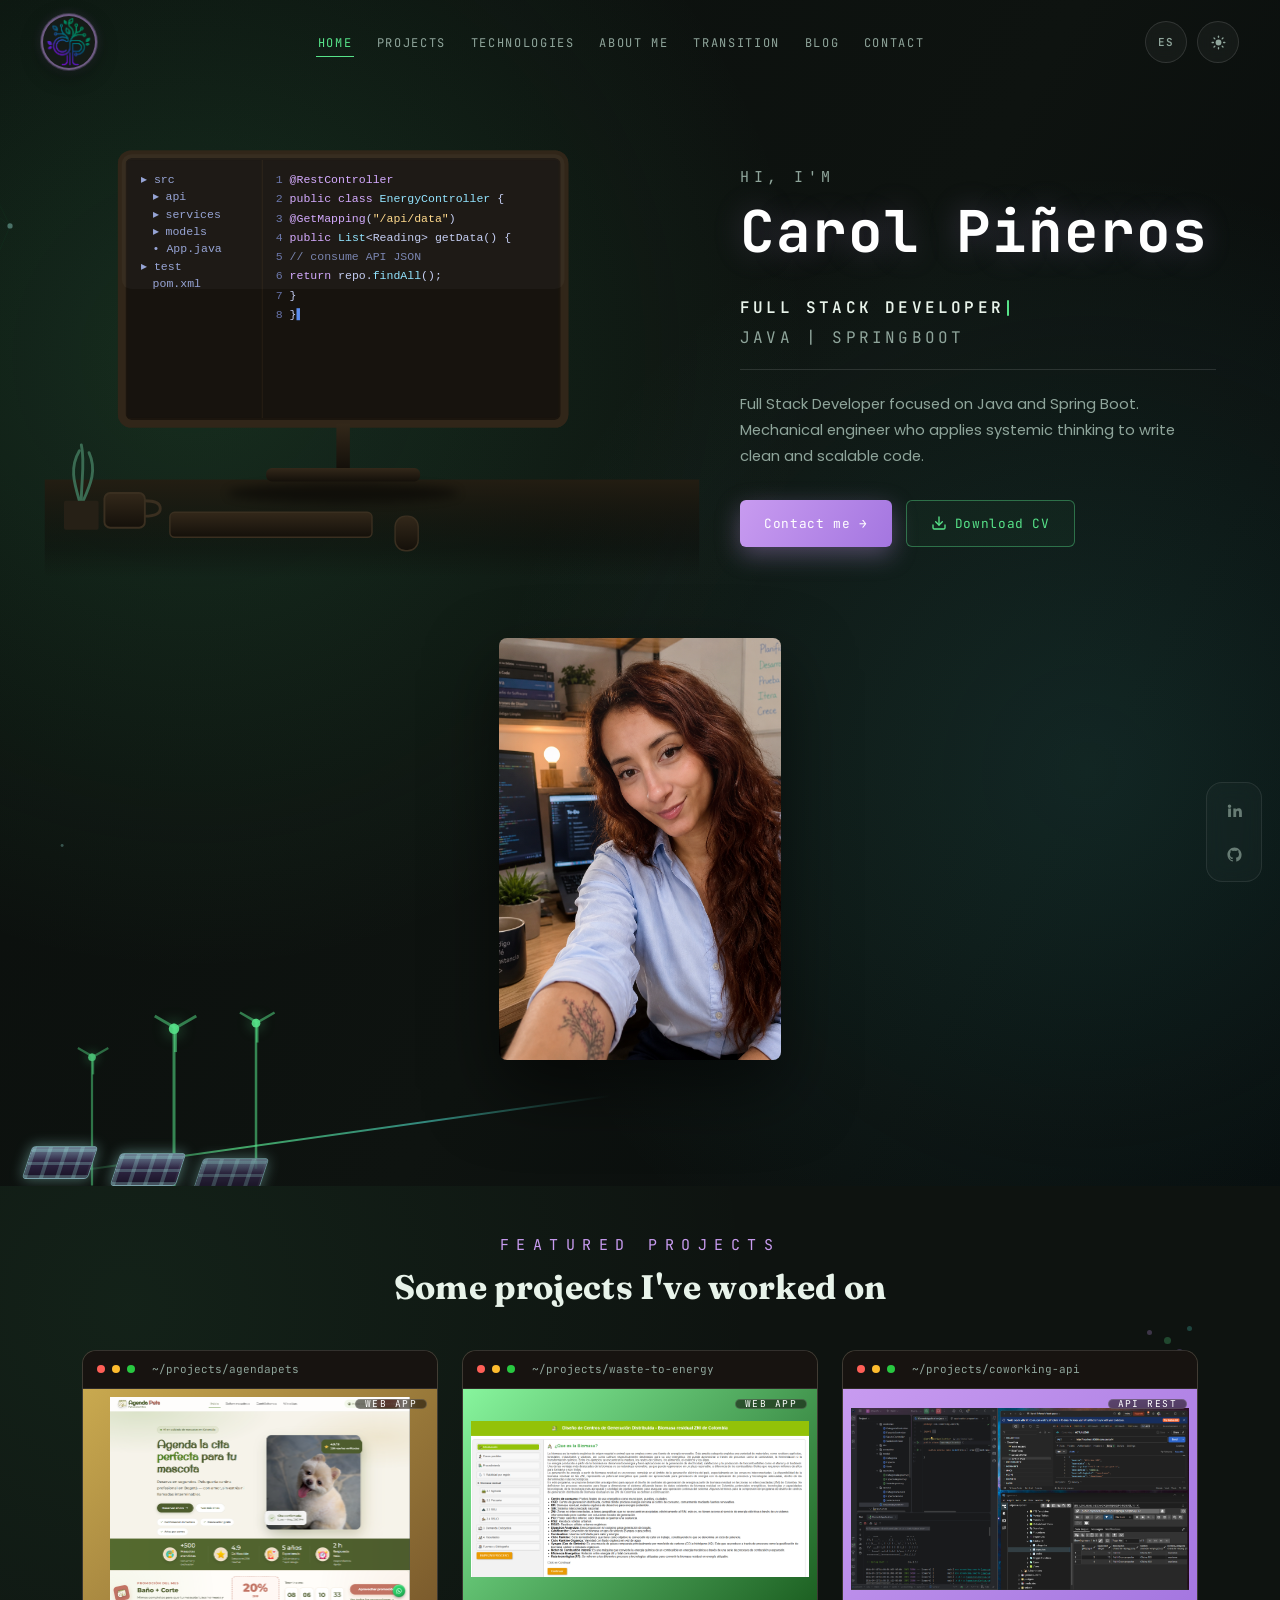
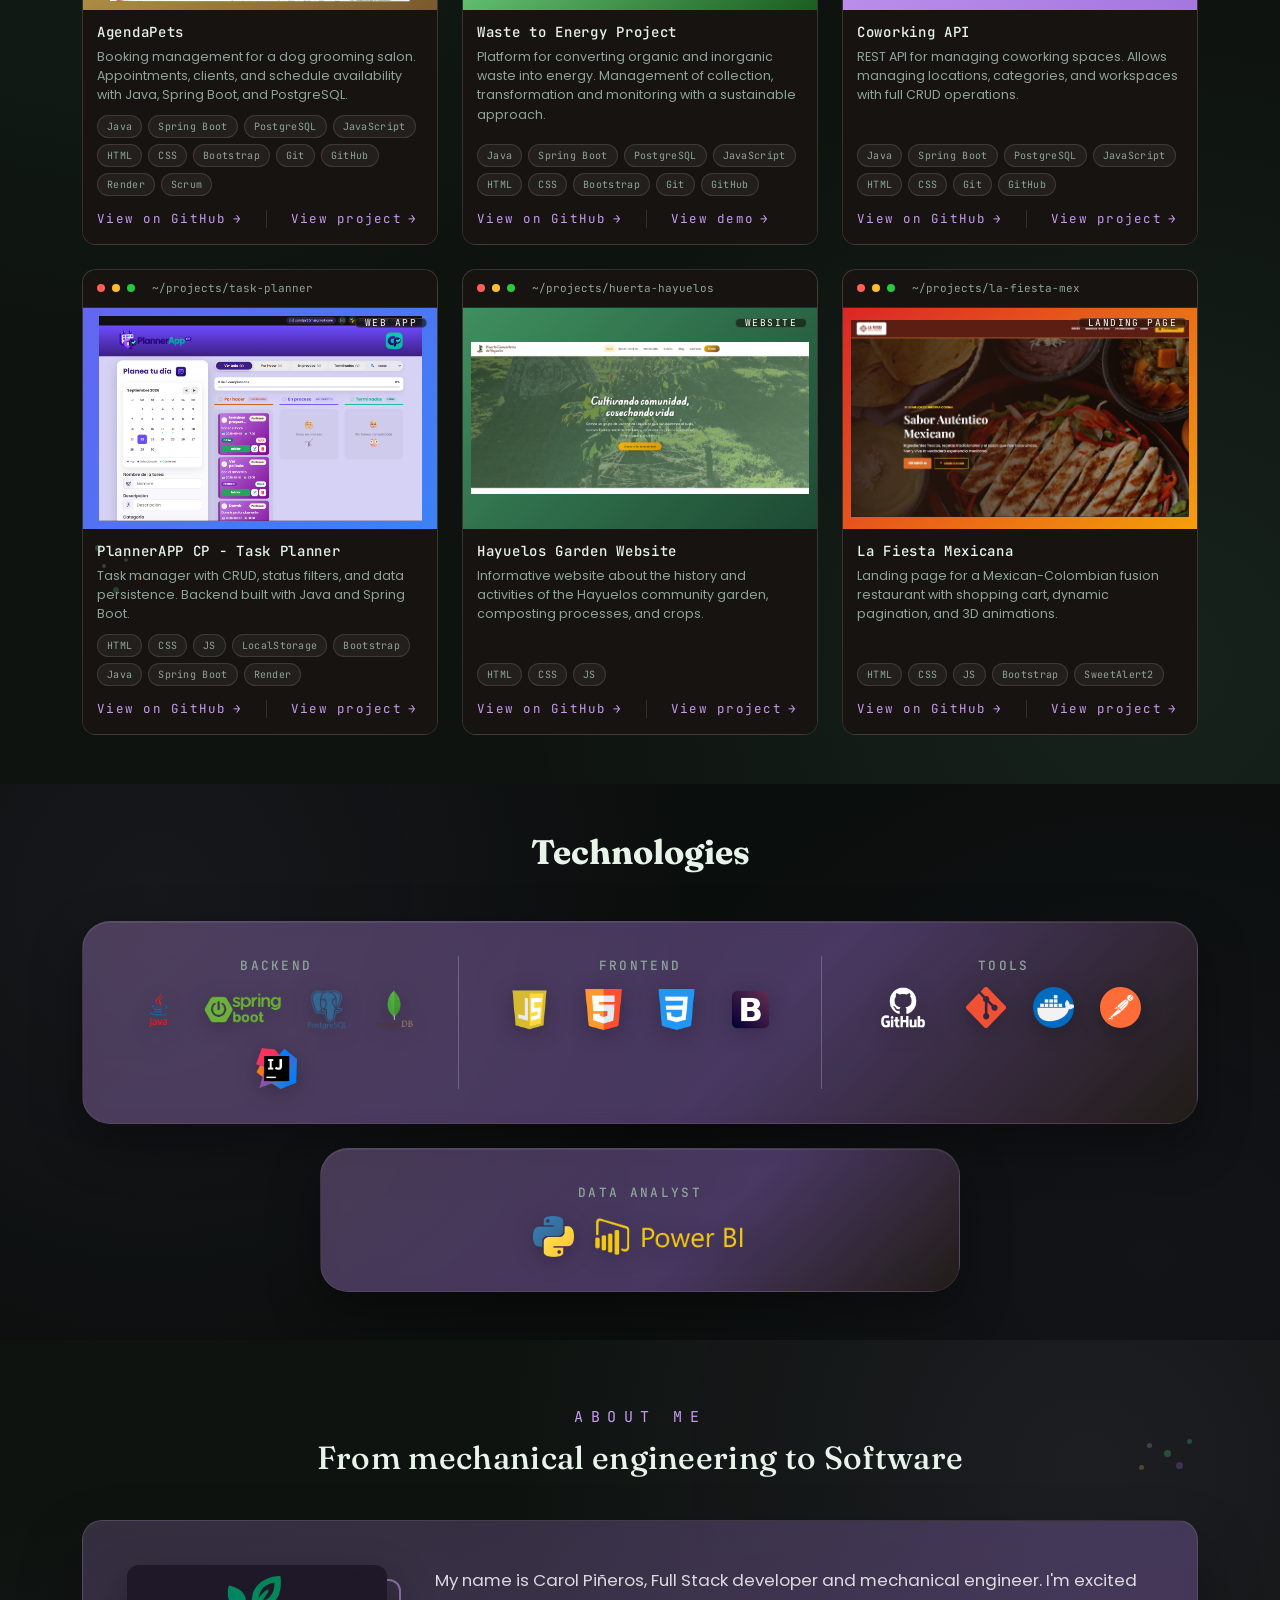
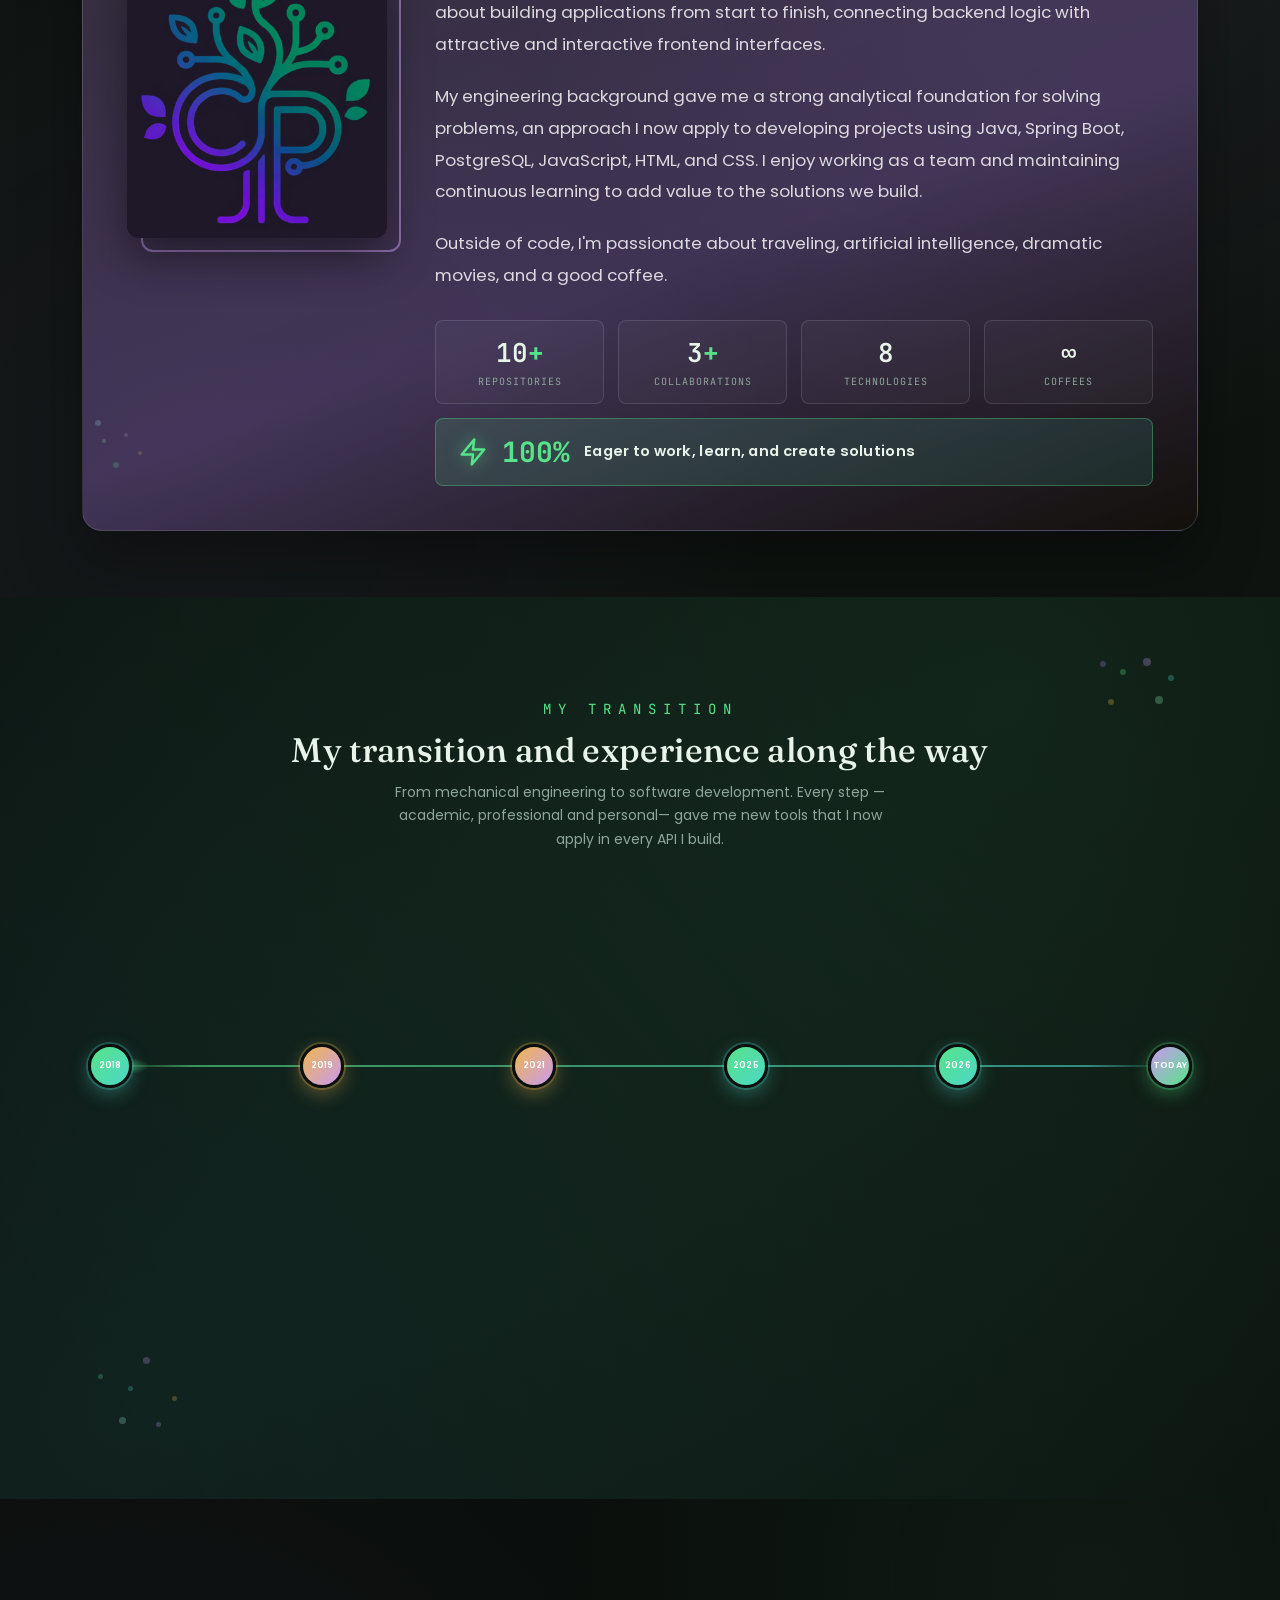
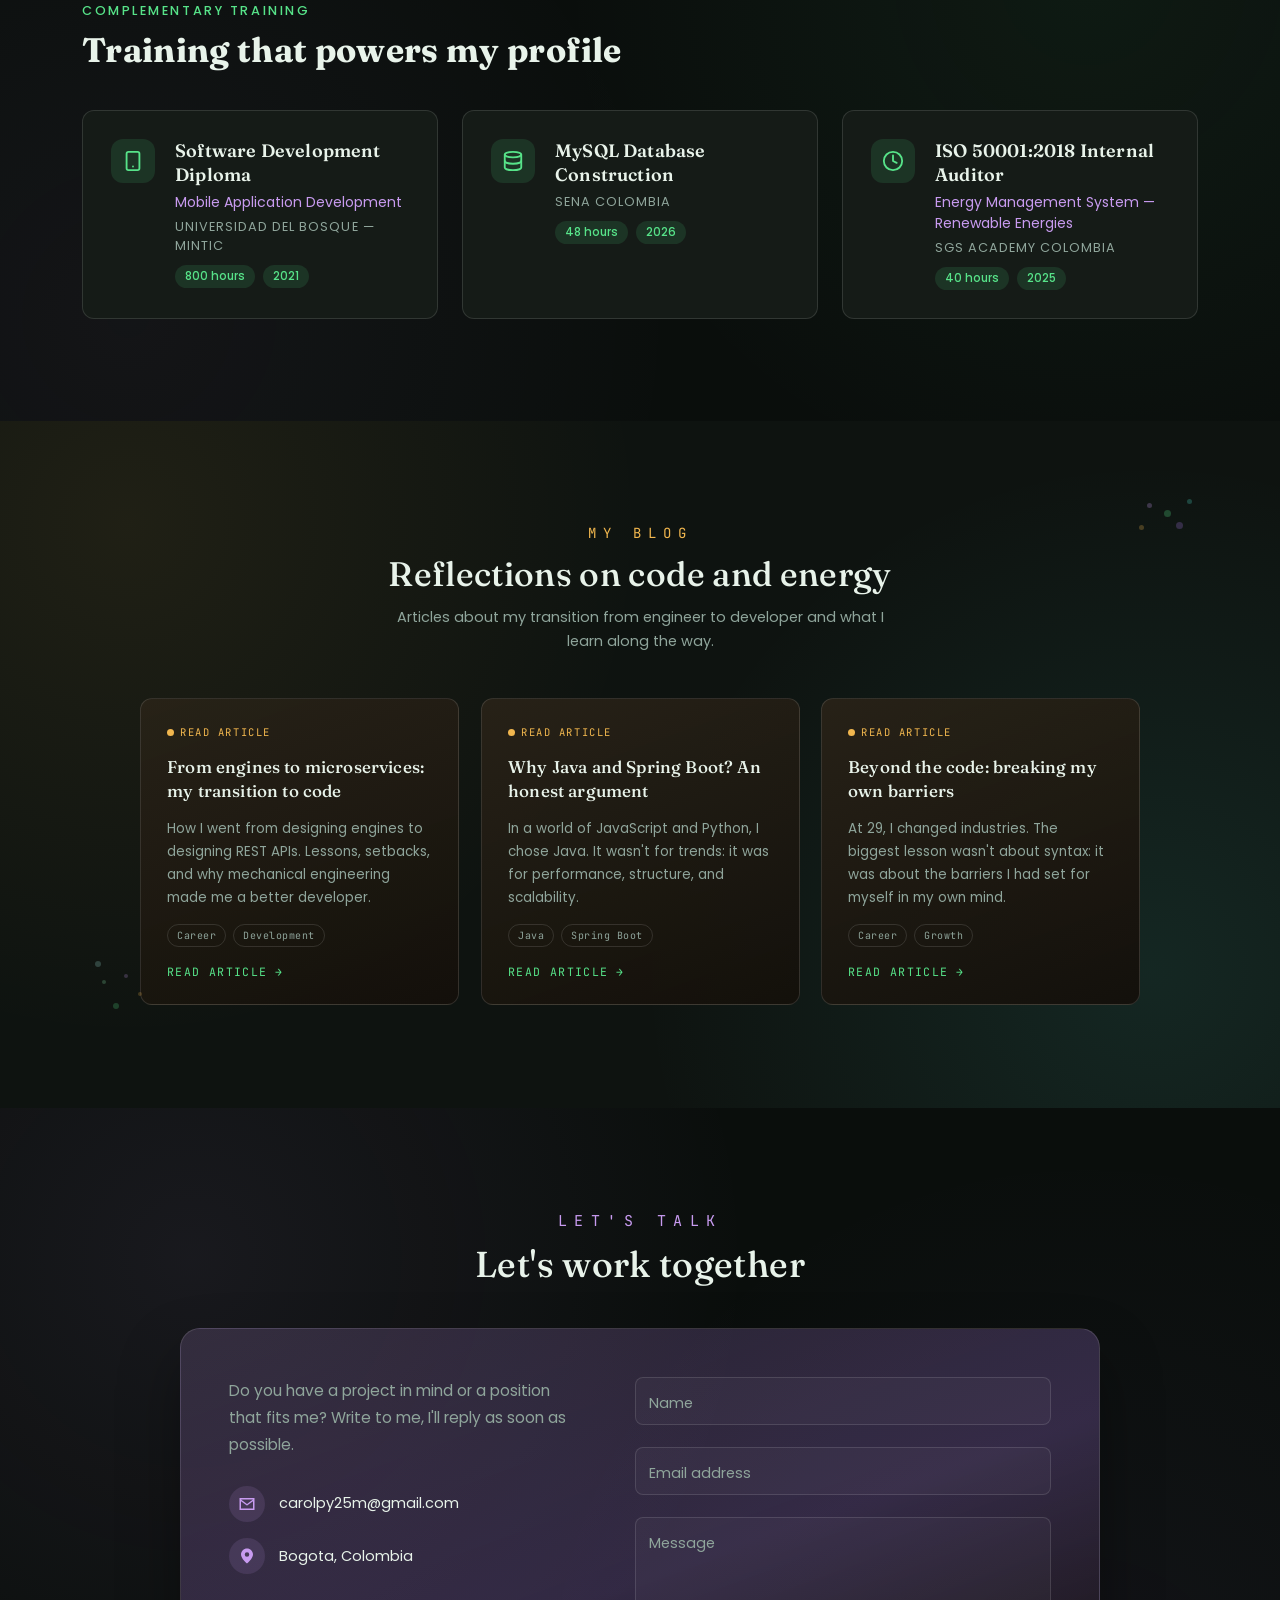
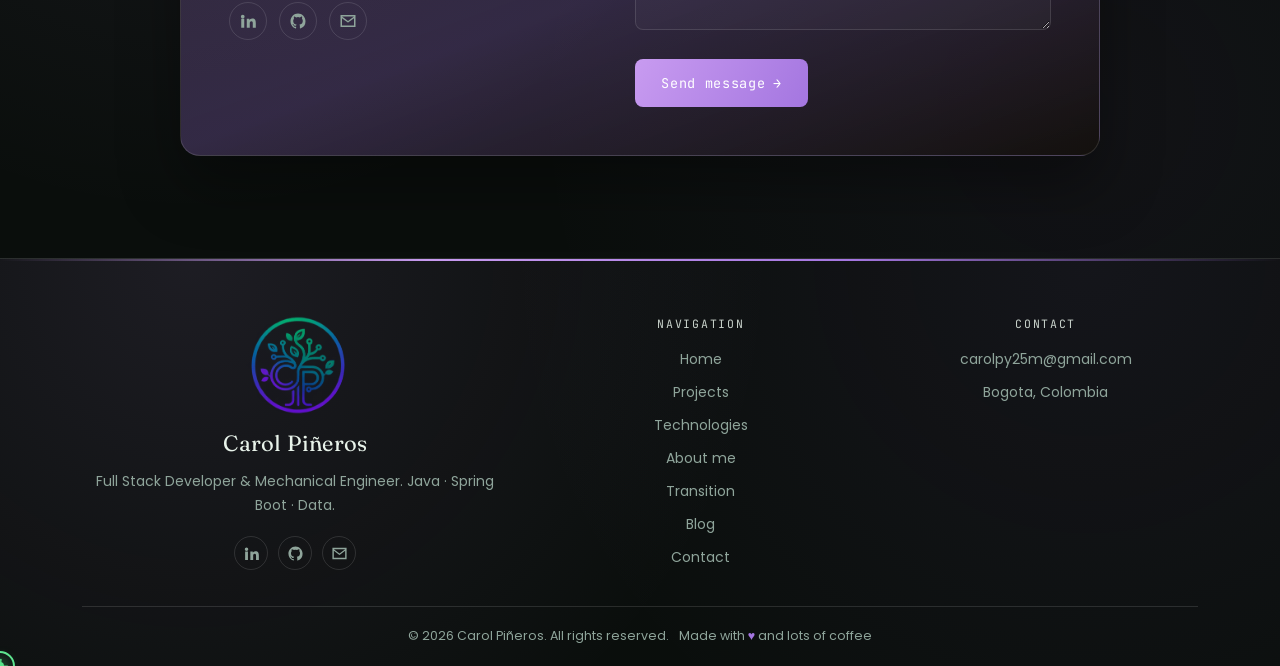
<file: index-en.html>
<!DOCTYPE html>
<html lang="en" data-theme="dark">

<head>
    <meta charset="UTF-8">
    <meta name="viewport" content="width=device-width, initial-scale=1.0">
    <title>Carol Piñeros — Full Stack Developer</title>
    <link rel="icon" type="image/png" href="./assets/img/logo_deg_sombra.png">
    <meta name="description" content="Carol Piñeros' portfolio — Full Stack Developer specialized in Java, Spring Boot, and backend development.">
    <meta name="keywords" content="Carol Pineros, Full Stack Developer, Java, Spring Boot, Backend, Bogota, Colombia, portfolio">
    <meta property="og:title" content="Carol Piñeros — Full Stack Developer">
    <meta property="og:description" content="Full Stack Developer specialized in Java and Spring Boot. Mechanical engineer with systemic thinking to build scalable solutions.">
    <meta property="og:type" content="website">
    <meta property="og:locale" content="en_US">
    <link rel="alternate" hreflang="en" href="index-en.html">
    <link rel="alternate" hreflang="es" href="index.html">
    <script>document.documentElement.classList.add('js-enabled');</script>
    <link href="https://fonts.googleapis.com/css2?family=Fraunces:opsz,wght@9..144,500;9..144,600;9..144,700&family=Poppins:wght@300;400;500;600;700&family=JetBrains+Mono:wght@400;500;600&display=swap" rel="stylesheet">
    <link href="https://cdn.jsdelivr.net/npm/bootstrap@5.3.2/dist/css/bootstrap.min.css" rel="stylesheet">
    <link rel="stylesheet" href="CSS/base/variables.css">
    <link rel="stylesheet" href="CSS/base/typography.css">
    <link rel="stylesheet" href="CSS/base/general.css">
    <link rel="stylesheet" href="CSS/secciones/nav-hero.css">
    <link rel="stylesheet" href="CSS/secciones/proyectos.css">
    <link rel="stylesheet" href="CSS/secciones/tecnologias.css">
    <link rel="stylesheet" href="CSS/secciones/sobre-mi.css">
    <link rel="stylesheet" href="CSS/secciones/contacto.css">
    <link rel="stylesheet" href="CSS/secciones/footer.css">
    <link rel="stylesheet" href="CSS/secciones/site-nav.css">
    <link rel="stylesheet" href="CSS/secciones/custom-cursor.css">
    <link rel="stylesheet" href="CSS/secciones/timeline.css">
    <link rel="stylesheet" href="CSS/secciones/formacion.css">
    <link rel="stylesheet" href="CSS/secciones/blog.css">
    <link rel="stylesheet" href="CSS/secciones/layout.css">
</head>

<body class="site-page">

<!-- ====================================================================
     NAVIGATION — minimalist navbar (desktop + mobile)
     ==================================================================== -->
<header class="site-nav" id="site-nav">
    <div class="site-nav-inner">

        <a class="nav-logo" href="#inicio" aria-label="Go to top">
            <img src="./assets/img/logo_minimalista.png" alt="Logo Carol Piñeros">
        </a>

        <nav class="nav-menu-wrap" aria-label="Main navigation">
            <ul class="nav-menu">
                <li><a href="#inicio" class="active">Home</a></li>
                <li><a href="#proyectos">Projects</a></li>
                <li><a href="#tecnologias">Technologies</a></li>
                <li><a href="#sobre-mi">About me</a></li>
                <li><a href="#timeline">Transition</a></li>
                <li><a href="#blog">Blog</a></li>
                <li><a href="#contacto">Contact</a></li>
            </ul>
        </nav>

        <div class="nav-actions">
            <a href="index.html" class="lang-toggle" aria-label="Cambiar a español" title="Español">ES</a>
            <button class="theme-toggle" aria-label="Toggle theme">
                <svg class="icon-sun" viewBox="0 0 24 24" fill="currentColor" aria-hidden="true"><circle cx="12" cy="12" r="4.1"/><g><rect x="11.05" y="2.1" width="1.9" height="3.6" rx="0.95"/><rect x="11.05" y="2.1" width="1.9" height="3.6" rx="0.95" transform="rotate(45 12 12)"/><rect x="11.05" y="2.1" width="1.9" height="3.6" rx="0.95" transform="rotate(90 12 12)"/><rect x="11.05" y="2.1" width="1.9" height="3.6" rx="0.95" transform="rotate(135 12 12)"/><rect x="11.05" y="2.1" width="1.9" height="3.6" rx="0.95" transform="rotate(180 12 12)"/><rect x="11.05" y="2.1" width="1.9" height="3.6" rx="0.95" transform="rotate(225 12 12)"/><rect x="11.05" y="2.1" width="1.9" height="3.6" rx="0.95" transform="rotate(270 12 12)"/><rect x="11.05" y="2.1" width="1.9" height="3.6" rx="0.95" transform="rotate(315 12 12)"/></g></svg>
                <svg class="icon-moon" viewBox="0 0 24 24" fill="currentColor" aria-hidden="true"><path d="M12 3a9 9 0 1 0 9 9 8 8 0 0 1-9-9Z"/></svg>
            </button>
            <button class="nav-toggle" id="nav-toggle" aria-label="Open menu" aria-expanded="false" aria-controls="nav-drawer">
                <span></span><span></span><span></span>
            </button>
        </div>

    </div>
</header>

<!-- Mobile full-screen drawer -->
<div class="nav-drawer" id="nav-drawer" aria-hidden="true">
    <ul>
        <li><a href="#inicio">Home</a></li>
        <li><a href="#proyectos">Projects</a></li>
        <li><a href="#tecnologias">Technologies</a></li>
        <li><a href="#sobre-mi">About me</a></li>
        <li><a href="#timeline">Transition</a></li>
        <li><a href="#blog">Blog</a></li>
        <li><a href="#contacto">Contact</a></li>
    </ul>
</div>

<!-- Floating social links — bottom right corner -->
<div class="site-social" aria-label="Social networks">
    <a href="https://linkedin.com/in/carol-pineros-dev" target="_blank" rel="noopener" aria-label="LinkedIn">
        <svg viewBox="0 0 24 24"><path fill="currentColor" d="M4.98 3.5a2.5 2.5 0 1 1 0 5 2.5 2.5 0 0 1 0-5zM3 9h4v12H3V9zm7 0h3.8v1.7h.05c.53-1 1.83-2.05 3.77-2.05 4.03 0 4.78 2.65 4.78 6.1V21h-4v-5.6c0-1.34-.02-3.06-1.87-3.06-1.87 0-2.16 1.46-2.16 2.96V21h-4V9z"/></svg>
    </a>
    <a href="https://github.com/CarolPinerosTrujillo" target="_blank" rel="noopener" aria-label="GitHub">
        <svg viewBox="0 0 24 24"><path fill="currentColor" d="M12 2C6.48 2 2 6.58 2 12.25c0 4.53 2.87 8.37 6.84 9.73.5.1.68-.22.68-.49v-1.9c-2.78.62-3.37-1.36-3.37-1.36-.45-1.18-1.11-1.5-1.11-1.5-.9-.63.07-.62.07-.62 1 .07 1.53 1.06 1.53 1.06.9 1.57 2.34 1.12 2.91.86.09-.66.35-1.12.63-1.38-2.22-.26-4.56-1.14-4.56-5.05 0-1.12.39-2.03 1.03-2.75-.1-.26-.45-1.31.1-2.73 0 0 .84-.28 2.75 1.05a9.3 9.3 0 0 1 5 0c1.91-1.33 2.75-1.05 2.75-1.05.55 1.42.2 2.47.1 2.73.64.72 1.03 1.63 1.03 2.75 0 3.92-2.34 4.78-4.57 5.04.36.32.68.94.68 1.9v2.82c0 .27.18.6.69.49A10.03 10.03 0 0 0 22 12.25C22 6.58 17.52 2 12 2z"/></svg>
    </a>
</div>


<!-- ====================================================================
     HERO
     ==================================================================== -->
<section class="banner" id="inicio">
    <canvas id="energy-particles"></canvas>

    <div class="banner-inner">
        <div class="desk-scene">
            <svg viewBox="0 0 640 460" xmlns="http://www.w3.org/2000/svg">
                <defs>
                    <linearGradient id="metalGrad" x1="0" y1="0" x2="0" y2="1">
                        <stop offset="0" stop-color="var(--scene-metal-hi)"/>
                        <stop offset="1" stop-color="var(--scene-metal-lo)"/>
                    </linearGradient>
                    <linearGradient id="deskGrad" x1="0" y1="0" x2="0" y2="1">
                        <stop offset="0" stop-color="var(--scene-desk-hi)" stop-opacity=".95"/>
                        <stop offset=".7" stop-color="var(--scene-desk-lo)" stop-opacity=".35"/>
                        <stop offset="1" stop-color="var(--scene-desk-lo)" stop-opacity="0"/>
                    </linearGradient>
                    <filter id="softBlur" x="-50%" y="-50%" width="200%" height="200%">
                        <feGaussianBlur stdDeviation="5"/>
                    </filter>
                    <clipPath id="screenClip">
                        <rect x="66" y="26" width="448" height="268" rx="4"/>
                    </clipPath>
                </defs>
                <rect x="-20" y="358" width="680" height="102" fill="url(#deskGrad)"/>
                <ellipse cx="290" cy="372" rx="120" ry="10" fill="#000" opacity=".45" filter="url(#softBlur)"/>
                <g>
                    <path d="M16 380 C10 360 6 345 16 328" stroke="#3a6b52" stroke-width="3" fill="none" stroke-linecap="round"/>
                    <path d="M18 380 C18 358 22 340 18 322" stroke="#3a6b52" stroke-width="3" fill="none" stroke-linecap="round"/>
                    <path d="M20 380 C28 362 34 348 26 330" stroke="#3a6b52" stroke-width="3" fill="none" stroke-linecap="round"/>
                    <rect x="0" y="380" width="36" height="30" rx="2" fill="var(--scene-pot)"/>
                </g>
                <g>
                    <rect x="42" y="372" width="42" height="36" rx="6" fill="url(#metalGrad)" stroke="var(--scene-metal-line)" stroke-width="2"/>
                    <path d="M84 380 q16 0 16 8 t-16 8" fill="none" stroke="var(--scene-metal-line)" stroke-width="3"/>
                </g>
                <rect x="60" y="20" width="460" height="280" rx="10" fill="var(--scene-laptop)" stroke="var(--scene-lapedge)" stroke-width="8"/>
                <g clip-path="url(#screenClip)">
                    <rect x="66" y="26" width="448" height="268" fill="var(--scene-screen)"/>
                    <rect x="66" y="26" width="140" height="268" fill="var(--scene-screen)"/>
                    <line x1="206" y1="26" x2="206" y2="294" stroke="var(--scene-gutter)" stroke-width="1"/>
                    <text x="80" y="50" font-size="12" fill="#93a1d4">▸ src</text>
                    <text x="92" y="68" font-size="12" fill="#93a1d4">▸ api</text>
                    <text x="92" y="86" font-size="12" fill="#93a1d4">▸ services</text>
                    <text x="92" y="104" font-size="12" fill="#93a1d4">▸ models</text>
                    <text x="92" y="122" font-size="12" fill="#93a1d4">• App.java</text>
                    <text x="80" y="140" font-size="12" fill="#93a1d4">▸ test</text>
                    <text x="92" y="158" font-size="12" fill="#93a1d4">pom.xml</text>
                    <text x="220" y="50" font-size="12"><tspan fill="#6672a8">1  </tspan><tspan fill="#d3a8ff">@RestController</tspan></text>
                    <text x="220" y="70" font-size="12"><tspan fill="#6672a8">2  </tspan><tspan fill="#d3a8ff">public class</tspan><tspan fill="#8fe3ff"> EnergyController</tspan><tspan fill="#c3ccf2"> {</tspan></text>
                    <text x="220" y="90" font-size="12"><tspan fill="#6672a8">3  </tspan><tspan fill="#c3ccf2">  </tspan><tspan fill="#d3a8ff">@GetMapping</tspan><tspan fill="#c3ccf2">(</tspan><tspan fill="#ffd889">"/api/data"</tspan><tspan fill="#c3ccf2">)</tspan></text>
                    <text x="220" y="110" font-size="12"><tspan fill="#6672a8">4  </tspan><tspan fill="#c3ccf2">  </tspan><tspan fill="#d3a8ff">public</tspan><tspan fill="#8fe3ff"> List</tspan><tspan fill="#c3ccf2">&lt;Reading&gt; getData() {</tspan></text>
                    <text x="220" y="130" font-size="12"><tspan fill="#6672a8">5  </tspan><tspan fill="#7580ad">      // consume API JSON</tspan></text>
                    <text x="220" y="150" font-size="12"><tspan fill="#6672a8">6  </tspan><tspan fill="#c3ccf2">    </tspan><tspan fill="#d3a8ff">return</tspan><tspan fill="#c3ccf2"> repo.</tspan><tspan fill="#8fe3ff">findAll</tspan><tspan fill="#c3ccf2">();</tspan></text>
                    <text x="220" y="170" font-size="12"><tspan fill="#6672a8">7  </tspan><tspan fill="#c3ccf2">  }</tspan></text>
                    <text x="220" y="190" font-size="12"><tspan fill="#6672a8">8  </tspan><tspan fill="#c3ccf2">}</tspan><tspan class="cursor" fill="#5b8def">▌</tspan></text>
                </g>
                <rect x="60" y="20" width="460" height="280" rx="10" fill="none" stroke="var(--scene-lapedge)" stroke-width="8"/>
                <rect x="60" y="20" width="460" height="140" rx="10" fill="#ffffff" opacity=".03"/>
                <rect x="283" y="300" width="14" height="46" fill="url(#metalGrad)"/>
                <rect x="210" y="346" width="160" height="14" rx="6" fill="url(#metalGrad)"/>
                <rect x="110" y="392" width="210" height="26" rx="5" fill="url(#metalGrad)" stroke="var(--scene-metal-line)" stroke-width="1.5"/>
                <rect x="344" y="396" width="24" height="36" rx="11" fill="url(#metalGrad)" stroke="var(--scene-metal-line)" stroke-width="1.5"/>
            </svg>
        </div>

        <div class="content">
            <div class="eyebrow">HI, I'M</div>
            <h1 class="name">Carol Piñeros</h1>
            <div class="role">
                <b id="typewriter-role" data-phrases="FULL STACK DEVELOPER|JAVA & SPRING BOOT|MECHANICAL ENGINEER">FULL STACK DEVELOPER</b><br>
                JAVA&nbsp;|&nbsp;SPRINGBOOT
            </div>
            <p class="intro">
                Full Stack Developer focused on Java and Spring Boot. Mechanical engineer who applies systemic thinking to write clean and scalable code.
            </p>
            <div class="cta-group">
                <a href="#contacto" class="btn-cta btn-primary-cta">Contact me →</a>
                <a href="./assets/documents/CV_Carol_Pineros_Full_Stack_Java_ENGLISH.pdf" class="btn-cta btn-cv" target="_blank" rel="noopener">
                    <svg viewBox="0 0 24 24" width="16" height="16" fill="none" stroke="currentColor" stroke-width="2" stroke-linecap="round" stroke-linejoin="round"><path d="M21 15v4a2 2 0 0 1-2 2H5a2 2 0 0 1-2-2v-4"/><polyline points="7 10 12 15 17 10"/><line x1="12" y1="15" x2="12" y2="3"/></svg>
                    Download CV
                </a>
            </div>
        </div>

        <div class="photo-card" style="background-image:url('./assets/img/carol2.png');">
            <div class="card-shine"></div>
        </div>
    </div>

    <div class="energy-scene">
        <div class="diagonal-glow"></div>
        <div class="turbine t1"><div class="pole"></div><div class="hub"></div><div class="blades"><div class="blade"></div><div class="blade"></div><div class="blade"></div></div></div>
        <div class="turbine t2"><div class="pole"></div><div class="hub"></div><div class="blades"><div class="blade"></div><div class="blade"></div><div class="blade"></div></div></div>
        <div class="turbine t3"><div class="pole"></div><div class="hub"></div><div class="blades"><div class="blade"></div><div class="blade"></div><div class="blade"></div></div></div>
        <div class="solar">
            <div class="panel p3"></div>
            <div class="panel p2"></div>
            <div class="panel p1"></div>
        </div>
    </div>
</section>


<!-- ====================================================================
     PROJECTS — 3 per row
     ==================================================================== -->
<section id="proyectos" class="py-5 proj-section has-particles">
    <div class="container">
        <div class="proj-heading reveal">
            <div class="proj-eyebrow">FEATURED PROJECTS</div>
            <h2 class="proj-title">Some projects I've worked on</h2>
        </div>

        <div class="row g-4 proj-row">
            <!-- AgendaPets -->
            <div class="col-md-6 col-lg-4">
                <article class="proj-card reveal">
                    <div class="proj-winbar">
                        <span class="dot dot-r"></span><span class="dot dot-y"></span><span class="dot dot-g"></span>
                        <span class="proj-path">~/projects/agendapets</span>
                    </div>
                    <a href="https://agendapets1.vercel.app/" class="proj-thumb-link" target="_blank" aria-label="View project AgendaPets">
                        <div class="proj-thumb proj-thumb--pets">
                            <span class="proj-tag">WEB APP</span>
                            <img src="./assets/img/agendapets.png" alt="AgendaPets" class="proj-img">
                        </div>
                    </a>
                    <div class="proj-body">
                        <h3 class="proj-name">AgendaPets</h3>
                        <p class="proj-desc">Booking management for a dog grooming salon. Appointments, clients, and schedule availability with Java, Spring Boot, and PostgreSQL.</p>
                        <div class="proj-stack">
                            <span class="chip">Java</span><span class="chip">Spring Boot</span><span class="chip">PostgreSQL</span><span class="chip">JavaScript</span><span class="chip">HTML</span><span class="chip">CSS</span><span class="chip">Bootstrap</span><span class="chip">Git</span><span class="chip">GitHub</span><span class="chip">Render</span><span class="chip">Scrum</span>
                        </div>
                        <div class="proj-actions">
                            <a href="https://github.com/CarolPinerosTrujillo/AgendaPets" class="proj-link" target="_blank" rel="noopener"><span>View on GitHub</span> <span class="arrow">→</span></a>
                            <a href="https://agendapets1.vercel.app/" class="proj-link" target="_blank"><span>View project</span> <span class="arrow">→</span></a>
                        </div>
                    </div>
                </article>
            </div>

            <!-- Waste to Energy Project -->
            <div class="col-md-6 col-lg-4">
                <article class="proj-card reveal reveal-delay-3">
                    <div class="proj-winbar">
                        <span class="dot dot-r"></span><span class="dot dot-y"></span><span class="dot dot-g"></span>
                        <span class="proj-path">~/projects/waste-to-energy</span>
                    </div>
                    <a href="https://carolpinerostrujillo.github.io/WasteTOEnergyProject/" class="proj-thumb-link" target="_blank" aria-label="View project Waste to Energy Project">
                        <div class="proj-thumb" style="background:linear-gradient(135deg, #87f59d 0%, #1b5e20 100%);">
                            <span class="proj-tag">WEB APP</span>
                            <img src="./assets/img/WastetoEnergyProject.png" alt="Waste to Energy Project" class="proj-img">
                        </div>
                    </a>
                    <div class="proj-body">
                        <h3 class="proj-name">Waste to Energy Project</h3>
                        <p class="proj-desc">Platform for converting organic and inorganic waste into energy. Management of collection, transformation and monitoring with a sustainable approach.</p>
                        <div class="proj-stack">
                            <span class="chip">Java</span><span class="chip">Spring Boot</span><span class="chip">PostgreSQL</span><span class="chip">JavaScript</span><span class="chip">HTML</span><span class="chip">CSS</span><span class="chip">Bootstrap</span><span class="chip">Git</span><span class="chip">GitHub</span>
                        </div>
                        <div class="proj-actions">
                            <a href="https://github.com/CarolPinerosTrujillo/WasteTOEnergyProject" class="proj-link" target="_blank" rel="noopener"><span>View on GitHub</span> <span class="arrow">→</span></a>
                            <a href="https://carolpinerostrujillo.github.io/WasteTOEnergyProject/" class="proj-link" target="_blank" rel="noopener"><span>View demo</span> <span class="arrow">→</span></a>
                        </div>
                    </div>
                </article>
            </div>

            <!-- Coworking API -->
            <div class="col-md-6 col-lg-4">
                <article class="proj-card reveal reveal-delay-1">
                    <div class="proj-winbar">
                        <span class="dot dot-r"></span><span class="dot dot-y"></span><span class="dot dot-g"></span>
                        <span class="proj-path">~/projects/coworking-api</span>
                    </div>
                    <a href="https://github.com/CarolPinerosTrujillo/Coworking_API_Java" class="proj-thumb-link" target="_blank" aria-label="View project Coworking API">
                        <div class="proj-thumb proj-thumb--energy">
                            <span class="proj-tag">API REST</span>
                            <img src="./assets/img/coworkAPI.png" alt="Coworking API" class="proj-img">
                        </div>
                    </a>
                    <div class="proj-body">
                        <h3 class="proj-name">Coworking API</h3>
                        <p class="proj-desc">REST API for managing coworking spaces. Allows managing locations, categories, and workspaces with full CRUD operations.</p>
                        <div class="proj-stack">
                            <span class="chip">Java</span><span class="chip">Spring Boot</span><span class="chip">PostgreSQL</span><span class="chip">JavaScript</span><span class="chip">HTML</span><span class="chip">CSS</span><span class="chip">Git</span><span class="chip">GitHub</span>
                        </div>
                        <div class="proj-actions">
                            <a href="https://github.com/CarolPinerosTrujillo/Coworking_API_Java" class="proj-link" target="_blank" rel="noopener"><span>View on GitHub</span> <span class="arrow">→</span></a>
                            <a href="https://github.com/CarolPinerosTrujillo/Coworking_API_Java" class="proj-link" target="_blank"><span>View project</span> <span class="arrow">→</span></a>
                        </div>
                    </div>
                </article>
            </div>

            <!-- Task Planner -->
            <div class="col-md-6 col-lg-4">
                <article class="proj-card reveal reveal-delay-2">
                    <div class="proj-winbar">
                        <span class="dot dot-r"></span><span class="dot dot-y"></span><span class="dot dot-g"></span>
                        <span class="proj-path">~/projects/task-planner</span>
                    </div>
                    <a href="https://carolpinerostrujillo.github.io/Web_planificadorTareas/" class="proj-thumb-link" target="_blank" aria-label="View project Task Planner">
                        <div class="proj-thumb proj-thumb--planner">
                            <span class="proj-tag">WEB APP</span>
                            <img src="./assets/img/plannerapp.png" alt="Task Planner" class="proj-img">
                        </div>
                    </a>
                    <div class="proj-body">
                        <h3 class="proj-name">PlannerAPP CP - Task Planner</h3>
                        <p class="proj-desc">Task manager with CRUD, status filters, and data persistence. Backend built with Java and Spring Boot.</p>
                        <div class="proj-stack">
                            <span class="chip">HTML</span><span class="chip">CSS</span><span class="chip">JS</span><span class="chip">LocalStorage</span><span class="chip">Bootstrap</span>
                            <span class="chip">Java</span><span class="chip">Spring Boot</span><span class="chip">Render</span>
                        </div>
                        <div class="proj-actions">
                            <a href="https://github.com/CarolPinerosTrujillo/Web_planificadorTareas" class="proj-link" target="_blank" rel="noopener"><span>View on GitHub</span> <span class="arrow">→</span></a>
                            <a href="https://carolpinerostrujillo.github.io/Web_planificadorTareas/" class="proj-link" target="_blank"><span>View project</span> <span class="arrow">→</span></a>
                        </div>
                    </div>
                </article>
            </div>

            <!-- Huerta Hayuelos -->
            <div class="col-md-6 col-lg-4">
                <article class="proj-card reveal">
                    <div class="proj-winbar">
                        <span class="dot dot-r"></span><span class="dot dot-y"></span><span class="dot dot-g"></span>
                        <span class="proj-path">~/projects/huerta-hayuelos</span>
                    </div>
                    <a href="https://carolpinerostrujillo.github.io/HuertaComunitaria/" class="proj-thumb-link" target="_blank" aria-label="View project Huerta Hayuelos">
                        <div class="proj-thumb proj-thumb--garden">
                            <span class="proj-tag">WEBSITE</span>
                            <img src="./assets/img/huertahayuelosweb.png" alt="Huerta Hayuelos" class="proj-img">
                        </div>
                    </a>
                    <div class="proj-body">
                        <h3 class="proj-name">Hayuelos Garden Website</h3>
                        <p class="proj-desc">Informative website about the history and activities of the Hayuelos community garden, composting processes, and crops.</p>
                        <div class="proj-stack">
                            <span class="chip">HTML</span><span class="chip">CSS</span><span class="chip">JS</span>
                        </div>
                        <div class="proj-actions">
                            <a href="https://github.com/CarolPinerosTrujillo/HuertaComunitaria" class="proj-link" target="_blank" rel="noopener"><span>View on GitHub</span> <span class="arrow">→</span></a>
                            <a href="https://carolpinerostrujillo.github.io/HuertaComunitaria/" target="_blank" class="proj-link"><span>View project</span> <span class="arrow">→</span></a>
                        </div>
                    </div>
                </article>
            </div>

            <!-- La Fiesta Mexicana -->
            <div class="col-md-6 col-lg-4">
                <article class="proj-card reveal reveal-delay-1">
                    <div class="proj-winbar">
                        <span class="dot dot-r"></span><span class="dot dot-y"></span><span class="dot dot-g"></span>
                        <span class="proj-path">~/projects/la-fiesta-mex</span>
                    </div>
                    <a href="https://carolpinerostrujillo.github.io/Hackaton-Landingpage-LaFiestaMex/" class="proj-thumb-link" target="_blank" aria-label="View project La Fiesta Mexicana">
                        <div class="proj-thumb proj-thumb--fiesta">
                            <span class="proj-tag">LANDING PAGE</span>
                            <img src="./assets/img/LafiestaMex.png" alt="La Fiesta Mexicana" class="proj-img">
                        </div>
                    </a>
                    <div class="proj-body">
                        <h3 class="proj-name">La Fiesta Mexicana</h3>
                        <p class="proj-desc">Landing page for a Mexican-Colombian fusion restaurant with shopping cart, dynamic pagination, and 3D animations.</p>
                        <div class="proj-stack">
                            <span class="chip">HTML</span><span class="chip">CSS</span><span class="chip">JS</span><span class="chip">Bootstrap</span><span class="chip">SweetAlert2</span>
                        </div>
                        <div class="proj-actions">
                            <a href="https://github.com/CarolPinerosTrujillo/Hackaton-Landingpage-LaFiestaMex" class="proj-link" target="_blank" rel="noopener"><span>View on GitHub</span> <span class="arrow">→</span></a>
                            <a href="https://carolpinerostrujillo.github.io/Hackaton-Landingpage-LaFiestaMex/" class="proj-link" target="_blank"><span>View project</span> <span class="arrow">→</span></a>
                        </div>
                    </div>
                </article>
            </div>
        </div>
    </div>
</section>


<!-- ====================================================================
     TECHNOLOGIES
     ==================================================================== -->
<section id="tecnologias" class="py-5 bg-section tech-section">
    <div class="container text-center">
        <h2 class="fw-bold mb-5 tech-title reveal">Technologies</h2>

        <div class="tech-card mb-4 mx-auto reveal">
            <div class="tech-card-inner">
                <div class="tech-group">
                    <span class="tech-label">Backend</span>
                    <div class="tech-icons">
                        <img src="./assets/icons/java.png" alt="Java" title="Java">
                        <img src="./assets/icons/spring.png" alt="Spring Boot" title="Spring Boot">
                        <img src="./assets/icons/postgresql.png" alt="PostgreSQL" title="PostgreSQL">
                        <img src="./assets/icons/mongodb.png" alt="MongoDB" title="MongoDB">
                        <img src="./assets/icons/intellij.png" alt="IntelliJ IDEA" title="IntelliJ IDEA">
                    </div>
                </div>
                <div class="tech-divider"></div>
                <div class="tech-group">
                    <span class="tech-label">Frontend</span>
                    <div class="tech-icons">
                        <img src="./assets/icons/javascript.png" alt="JavaScript" title="JavaScript">
                        <img src="./assets/icons/html5.png" alt="HTML5" title="HTML5">
                        <img src="./assets/icons/css-3.png" alt="CSS3" title="CSS3">
                        <img src="./assets/icons/bootstrap.png" alt="Bootstrap" title="Bootstrap">
                    </div>
                </div>
                <div class="tech-divider"></div>
                <div class="tech-group tech-group--tools">
                    <span class="tech-label">Tools</span>
                    <div class="tech-icons">
                        <img src="./assets/icons/gitHub-logo.png" alt="GitHub" title="GitHub">
                        <img src="./assets/icons/git.svg" alt="Git" title="Git">
                        <img src="./assets/icons/docker.png" alt="Docker" title="Docker">
                        <img src="./assets/icons/postman.svg" alt="Postman" title="Postman">
                    </div>
                </div>
            </div>
        </div>

        <div class="tech-card mx-auto reveal" style="max-width:640px;">
            <div class="tech-card-inner tech-card-inner--single">
                <div class="tech-group">
                    <span class="tech-label">Data Analyst</span>
                    <div class="tech-icons">
                        <img src="./assets/icons/python.png" alt="Python" title="Python">
                        <img src="./assets/icons/powerbi.png" alt="Power BI" title="Power BI">
                    </div>
                </div>
            </div>
        </div>
    </div>
</section>


<!-- ====================================================================
     ABOUT ME — with statistics
     ==================================================================== -->
<section id="sobre-mi" class="about-section has-particles">
    <div class="container">
        <div class="proj-heading reveal">
            <div class="proj-eyebrow">ABOUT ME</div>
            <h2 class="about-title">From mechanical engineering to Software</h2>
        </div>

        <div class="about-card reveal">
            <div class="about-grid">
                <div class="about-photo-wrap">
                    <div class="about-photo" style="background-image:url('./assets/img/logo_minimalista.png');"></div>
                </div>
                <div class="about-text">
                    <p>
                        My name is Carol Piñeros, Full Stack developer and mechanical engineer.
                        I'm excited about building applications from start to finish, connecting
                        backend logic with attractive and interactive frontend interfaces.
                    </p>
                    <p>
                        My engineering background gave me a strong analytical foundation for solving
                        problems, an approach I now apply to developing projects using Java, Spring Boot,
                        PostgreSQL, JavaScript, HTML, and CSS. I enjoy working as a team and maintaining
                        continuous learning to add value to the solutions we build.
                    </p>
                    <p>
                        Outside of code, I'm passionate about traveling, artificial intelligence,
                        dramatic movies, and a good coffee.
                    </p>

                    <div class="about-stats reveal">
                        <div class="stat-box">
                            <span class="stat-value">10<span class="stat-suffix">+</span></span>
                            <span class="stat-label">Repositories</span>
                        </div>
                        <div class="stat-box">
                            <span class="stat-value">3<span class="stat-suffix">+</span></span>
                            <span class="stat-label">Collaborations</span>
                        </div>
                        <div class="stat-box">
                            <span class="stat-value">8</span>
                            <span class="stat-label">Technologies</span>
                        </div>
                        <div class="stat-box">
                            <span class="stat-value">∞</span>
                            <span class="stat-label">Coffees</span>
                        </div>
                        <div class="stat-100">
                            <svg viewBox="0 0 24 24" fill="none" stroke="currentColor" stroke-width="2" stroke-linecap="round" stroke-linejoin="round"><polyline points="13 2 3 14 12 14 11 22 21 10 12 10 13 2"/></svg>
                            <span class="stat-100-value">100%</span>
                            <span class="stat-100-text">Eager to work, learn, and create solutions</span>
                        </div>
                    </div>
                </div>
            </div>
        </div>
    </div>
</section>


<!-- ====================================================================
     TIMELINE — My Transition
     ==================================================================== -->
<section id="timeline" class="timeline-section has-particles">
    <div class="container">
        <div class="reveal">
            <div class="timeline-eyebrow">MY TRANSITION</div>
            <h2 class="timeline-title">My transition and experience along the way</h2>
            <p class="timeline-sub">
                From mechanical engineering to software development. Every step —academic,
                professional and personal— gave me new tools that I now apply in every API I build.
            </p>
        </div>

        <div class="timeline reveal">
            <div class="timeline-progress"></div>

            <!-- 2018 — Engineering -->
            <div class="timeline-item" data-type="transition">
                <div class="timeline-bubble">2018</div>
                <div class="timeline-header">
                    <div class="timeline-header-text">
                        <p class="timeline-header-role">Mechanical Engineering Student</p>
                        <p class="timeline-header-org">Universidad Distrital F.J.C.</p>
                    </div>
                    <svg class="timeline-chevron" viewBox="0 0 24 24" fill="none" stroke="currentColor" stroke-width="2" stroke-linecap="round" stroke-linejoin="round"><polyline points="6 9 12 15 18 9"/></svg>
                </div>
                <div class="timeline-card">
                    <div class="timeline-role">
                        <svg viewBox="0 0 24 24" fill="none" stroke="var(--color-warm)" stroke-width="2"><circle cx="12" cy="12" r="10"/><path d="M12 6v6l4 2"/></svg>
                        Mechanical Engineering Student
                    </div>
                    <div class="timeline-org">Universidad Distrital F.J.C.</div>
                    <p class="timeline-desc">
                        The start of my engineering education. I discovered my passion for data,
                        energy, and solving complex problems. First contact with
                        MATLAB and numerical analysis.
                    </p>
                    <div class="timeline-tags">
                        <span class="timeline-tag timeline-tag--energy">Energy</span>
                        <span class="timeline-tag timeline-tag--tech">MATLAB</span>
                        <span class="timeline-tag">Thermodynamics</span>
                    </div>
                </div>
            </div>

            <!-- 2019 — HB SADELEC -->
            <div class="timeline-item" data-type="work">
                <div class="timeline-bubble">2019</div>
                <div class="timeline-header">
                    <div class="timeline-header-text">
                        <p class="timeline-header-role">Structural Designer</p>
                        <p class="timeline-header-org">HB SADELEC</p>
                    </div>
                    <svg class="timeline-chevron" viewBox="0 0 24 24" fill="none" stroke="currentColor" stroke-width="2" stroke-linecap="round" stroke-linejoin="round"><polyline points="6 9 12 15 18 9"/></svg>
                </div>
                <div class="timeline-card">
                    <div class="timeline-role">
                        <svg viewBox="0 0 24 24" fill="none" stroke="var(--color-warm)" stroke-width="2"><path d="M2 20h20"/><path d="M5 20V8l7-5 7 5v12"/><path d="M9 20v-6h6v6"/></svg>
                        Structural Designer
                    </div>
                    <div class="timeline-org">HB SADELEC</div>
                    <p class="timeline-desc">
                        Designed and verified steel structures in AutoCAD, ensuring correct project
                        execution without rework. Prepared work orders and technical documentation
                        to coordinate design and production areas.
                    </p>
                    <div class="timeline-tags">
                        <span class="timeline-tag timeline-tag--tech">AutoCAD</span>
                        <span class="timeline-tag timeline-tag--warm">Structures</span>
                        <span class="timeline-tag">Technical documentation</span>
                    </div>
                </div>
            </div>

            <!-- 2021 — EAAB -->
            <div class="timeline-item" data-type="work">
                <div class="timeline-bubble">2021</div>
                <div class="timeline-header">
                    <div class="timeline-header-text">
                        <p class="timeline-header-role">Maintenance Programming</p>
                        <p class="timeline-header-org">EAAB</p>
                    </div>
                    <svg class="timeline-chevron" viewBox="0 0 24 24" fill="none" stroke="currentColor" stroke-width="2" stroke-linecap="round" stroke-linejoin="round"><polyline points="6 9 12 15 18 9"/></svg>
                </div>
                <div class="timeline-card">
                    <div class="timeline-role">
                        <svg viewBox="0 0 24 24" fill="none" stroke="var(--color-warm)" stroke-width="2"><path d="M12 22s8-4 8-10V5l-8-3-8 3v7c0 6 8 10 8 10z"/></svg>
                        Maintenance Programming
                    </div>
                    <div class="timeline-org">EAAB — Bogotá Water and Sewerage Company</div>
                    <p class="timeline-desc">
                        Managed maintenance work orders in SAP PM, ensuring response times < 24h.
                        Analyzed KPIs and prepared reports for data-driven decision making.
                        Coordinated multidisciplinary teams, achieving 95% annual plan compliance.
                    </p>
                    <div class="timeline-tags">
                        <span class="timeline-tag timeline-tag--tech">SAP PM</span>
                        <span class="timeline-tag timeline-tag--energy">KPIs</span>
                        <span class="timeline-tag">Document management</span>
                    </div>
                </div>
            </div>

            <!-- 2025 — Code -->
            <div class="timeline-item" data-type="transition">
                <div class="timeline-bubble">2025</div>
                <div class="timeline-header">
                    <div class="timeline-header-text">
                        <p class="timeline-header-role">Code hooks me</p>
                        <p class="timeline-header-org">Self-directed exploration</p>
                    </div>
                    <svg class="timeline-chevron" viewBox="0 0 24 24" fill="none" stroke="currentColor" stroke-width="2" stroke-linecap="round" stroke-linejoin="round"><polyline points="6 9 12 15 18 9"/></svg>
                </div>
                <div class="timeline-card">
                    <div class="timeline-role">
                        <svg viewBox="0 0 24 24" fill="none" stroke="var(--color-tech)" stroke-width="2"><path d="M22 12h-4l-3 9L9 3l-3 9H2"/></svg>
                        Code hooks me
                    </div>
                    <div class="timeline-org">Self-directed exploration</div>
                    <p class="timeline-desc">
                        My first line of code was a "Hello World" in Java. What started as
                        curiosity turned into an obsession: building something from scratch, seeing how
                        it works under the hood. The decision was made.
                    </p>
                    <div class="timeline-tags">
                        <span class="timeline-tag timeline-tag--tech">Java</span>
                        <span class="timeline-tag">Hello World</span>
                        <span class="timeline-tag">Self-learning</span>
                    </div>
                </div>
            </div>

            <!-- 2026 — Bootcamp -->
            <div class="timeline-item" data-type="transition">
                <div class="timeline-bubble">2026</div>
                <div class="timeline-header">
                    <div class="timeline-header-text">
                        <p class="timeline-header-role">Full Stack Developer Bootcamp</p>
                        <p class="timeline-header-org">Generation Colombia</p>
                    </div>
                    <svg class="timeline-chevron" viewBox="0 0 24 24" fill="none" stroke="currentColor" stroke-width="2" stroke-linecap="round" stroke-linejoin="round"><polyline points="6 9 12 15 18 9"/></svg>
                </div>
                <div class="timeline-card">
                    <div class="timeline-role">
                        <svg viewBox="0 0 24 24" fill="none" stroke="var(--color-energy)" stroke-width="2"><rect x="2" y="3" width="20" height="14" rx="2"/><line x1="8" y1="21" x2="16" y2="21"/><line x1="12" y1="17" x2="12" y2="21"/></svg>
                        Full Stack Developer Bootcamp
                    </div>
                    <div class="timeline-org">Generation Colombia</div>
                    <p class="timeline-desc">
                        Full immersion in software development. Spring Boot, PostgreSQL,
                        REST APIs, agile methodologies. I built AgendaPets as a final
                        project and discovered that backend is where I want to be.
                    </p>
                    <div class="timeline-tags">
                        <span class="timeline-tag timeline-tag--tech">Spring Boot</span>
                        <span class="timeline-tag timeline-tag--tech">PostgreSQL</span>
                        <span class="timeline-tag">REST APIs</span>
                        <span class="timeline-tag">Agile</span>
                    </div>
                </div>
            </div>

            <!-- TODAY -->
            <div class="timeline-item" data-type="future">
                <div class="timeline-bubble">TODAY</div>
                <div class="timeline-header">
                    <div class="timeline-header-text">
                        <p class="timeline-header-role">Next step: your company</p>
                        <p class="timeline-header-org">Open to new opportunities</p>
                    </div>
                    <svg class="timeline-chevron" viewBox="0 0 24 24" fill="none" stroke="currentColor" stroke-width="2" stroke-linecap="round" stroke-linejoin="round"><polyline points="6 9 12 15 18 9"/></svg>
                </div>
                <div class="timeline-card">
                    <div class="timeline-role">
                        <svg viewBox="0 0 24 24" fill="none" stroke="var(--color-energy)" stroke-width="2"><circle cx="12" cy="12" r="10"/><polyline points="12 6 12 12 16 14"/></svg>
                        Next step: your company
                    </div>
                    <div class="timeline-org">Open to new opportunities</div>
                    <p class="timeline-desc">
                        I'm looking for my first role as a backend or full stack developer.
                        I want to bring my analytical thinking, energy, and ability to
                        learn fast to a team that builds solutions with purpose.
                    </p>
                    <div class="timeline-tags">
                        <span class="timeline-tag timeline-tag--energy">Looking for a job</span>
                        <span class="timeline-tag timeline-tag--tech">Java · Spring Boot</span>
                    </div>
                </div>
            </div>

        </div>
    </div>
</section>


<!-- ====================================================================
     COMPLEMENTARY TRAINING
     ==================================================================== -->
<section id="formacion" class="training-section">
    <div class="container">
        <div class="reveal">
            <div class="training-eyebrow">COMPLEMENTARY TRAINING</div>
            <h2 class="training-title">Training that powers my profile</h2>
        </div>

        <div class="training-grid">
            <!-- Software Development Diploma -->
            <div class="training-card reveal">
                <div class="training-icon">
                    <svg viewBox="0 0 24 24" fill="none" stroke="currentColor" stroke-width="2" stroke-linecap="round" stroke-linejoin="round"><rect x="5" y="2" width="14" height="20" rx="2" ry="2"/><line x1="12" y1="18" x2="12" y2="18.01"/></svg>
                </div>
                <div class="training-info">
                    <h3 class="training-name">Software Development Diploma</h3>
                    <p class="training-focus">Mobile Application Development</p>
                    <p class="training-org">Universidad del Bosque — MinTIC</p>
                    <div class="training-meta">
                        <span class="training-badge">800 hours</span>
                        <span class="training-badge">2021</span>
                    </div>
                </div>
            </div>

            <!-- MySQL -->
            <div class="training-card reveal">
                <div class="training-icon">
                    <svg viewBox="0 0 24 24" fill="none" stroke="currentColor" stroke-width="2" stroke-linecap="round" stroke-linejoin="round"><ellipse cx="12" cy="5" rx="9" ry="3"/><path d="M21 12c0 1.66-4 3-9 3s-9-1.34-9-3"/><path d="M3 5v14c0 1.66 4 3 9 3s9-1.34 9-3V5"/></svg>
                </div>
                <div class="training-info">
                    <h3 class="training-name">MySQL Database Construction</h3>
                    <p class="training-org">SENA Colombia</p>
                    <div class="training-meta">
                        <span class="training-badge">48 hours</span>
                        <span class="training-badge">2026</span>
                    </div>
                </div>
            </div>

            <!-- ISO 50001 -->
            <div class="training-card reveal">
                <div class="training-icon">
                    <svg viewBox="0 0 24 24" fill="none" stroke="currentColor" stroke-width="2" stroke-linecap="round" stroke-linejoin="round"><path d="M12 22c5.523 0 10-4.477 10-10S17.523 2 12 2 2 6.477 2 12s4.477 10 10 10z"/><path d="M12 6v6l4 2"/></svg>
                </div>
                <div class="training-info">
                    <h3 class="training-name">ISO 50001:2018 Internal Auditor</h3>
                    <p class="training-focus">Energy Management System — Renewable Energies</p>
                    <p class="training-org">SGS Academy Colombia</p>
                    <div class="training-meta">
                        <span class="training-badge">40 hours</span>
                        <span class="training-badge">2025</span>
                    </div>
                </div>
            </div>
        </div>
    </div>
</section>


<!-- ====================================================================
     BLOG
     ==================================================================== -->
<section id="blog" class="blog-section has-particles">
    <div class="container">
        <div class="reveal">
            <div class="blog-eyebrow">MY BLOG</div>
            <h2 class="blog-title">Reflections on code and energy</h2>
            <p class="blog-sub">
                Articles about my transition from engineer to developer and what I learn along the way.
            </p>
        </div>

        <div class="blog-grid">
            <article class="blog-card reveal" data-post="blog-post-1" tabindex="0" role="button" aria-haspopup="dialog" aria-label="Open article: From engines to microservices, my transition to code">
                <div class="blog-card-status blog-card-status--ready">Read article</div>
                <h3>From engines to microservices: my transition to code</h3>
                <p>How I went from designing engines to designing REST APIs. Lessons, setbacks, and why mechanical engineering made me a better developer.</p>
                <div class="blog-card-tags"><span>Career</span><span>Development</span></div>
                <span class="blog-card-action">Read article <span class="arrow">→</span></span>
            </article>
            <article class="blog-card reveal reveal-delay-1" data-post="blog-post-2" tabindex="0" role="button" aria-haspopup="dialog" aria-label="Open article: Why Java and Spring Boot? An honest argument">
                <div class="blog-card-status blog-card-status--ready">Read article</div>
                <h3>Why Java and Spring Boot? An honest argument</h3>
                <p>In a world of JavaScript and Python, I chose Java. It wasn't for trends: it was for performance, structure, and scalability.</p>
                <div class="blog-card-tags"><span>Java</span><span>Spring Boot</span></div>
                <span class="blog-card-action">Read article <span class="arrow">→</span></span>
            </article>
            <article class="blog-card reveal reveal-delay-2" data-post="blog-post-3" tabindex="0" role="button" aria-haspopup="dialog" aria-label="Open article: Beyond the code, breaking my own barriers">
                <div class="blog-card-status blog-card-status--ready">Read article</div>
                <h3>Beyond the code: breaking my own barriers</h3>
                <p>At 29, I changed industries. The biggest lesson wasn't about syntax: it was about the barriers I had set for myself in my own mind.</p>
                <div class="blog-card-tags"><span>Career</span><span>Growth</span></div>
                <span class="blog-card-action">Read article <span class="arrow">→</span></span>
            </article>
        </div>
    </div>
</section>


<!-- ====================================================================
     CONTACT
     ==================================================================== -->
<section id="contacto" class="contact-section">
    <div class="container">
        <div class="proj-heading reveal">
            <div class="proj-eyebrow">LET'S TALK</div>
            <h2 class="contact-title">Let's work together</h2>
        </div>

        <div class="contact-card reveal">
            <div class="contact-grid">
                <div class="contact-info-col">
                    <p class="contact-lead">
                        Do you have a project in mind or a position that fits me?
                        Write to me, I'll reply as soon as possible.
                    </p>
                    <ul class="contact-list">
                        <li>
                            <span class="contact-icon">
                                <svg viewBox="0 0 24 24" width="18" height="18"><path fill="currentColor" d="M2 4h20v16H2V4zm2 2v.01L12 12l8-5.99V6H4zm16 2.24-7.4 5.55a1 1 0 0 1-1.2 0L4 8.24V18h16V8.24z"/></svg>
                            </span>
                            <a href="mailto:carolpy25m@gmail.com">carolpy25m@gmail.com</a>
                        </li>
                        <li>
                            <span class="contact-icon">
                                <svg viewBox="0 0 24 24" width="18" height="18"><path fill="currentColor" d="M12 2C7.6 2 4 5.6 4 10c0 5.4 8 12 8 12s8-6.6 8-12c0-4.4-3.6-8-8-8zm0 11a3 3 0 1 1 0-6 3 3 0 0 1 0 6z"/></svg>
                            </span>
                            <span>Bogota, Colombia</span>
                        </li>
                    </ul>
                    <div class="contact-social">
                        <a href="https://linkedin.com/in/carol-pineros-dev" aria-label="LinkedIn" target="_blank" rel="noopener">
                            <svg viewBox="0 0 24 24" width="18" height="18"><path fill="currentColor" d="M4.98 3.5a2.5 2.5 0 1 1 0 5 2.5 2.5 0 0 1 0-5zM3 9h4v12H3V9zm7 0h3.8v1.7h.05c.53-1 1.83-2.05 3.77-2.05 4.03 0 4.78 2.65 4.78 6.1V21h-4v-5.6c0-1.34-.02-3.06-1.87-3.06-1.87 0-2.16 1.46-2.16 2.96V21h-4V9z"/></svg>
                        </a>
                        <a href="https://github.com/CarolPinerosTrujillo" target="_blank" rel="noopener" aria-label="GitHub">
                            <svg viewBox="0 0 24 24" width="18" height="18"><path fill="currentColor" d="M12 2C6.48 2 2 6.58 2 12.25c0 4.53 2.87 8.37 6.84 9.73.5.1.68-.22.68-.49v-1.9c-2.78.62-3.37-1.36-3.37-1.36-.45-1.18-1.11-1.5-1.11-1.5-.9-.63.07-.62.07-.62 1 .07 1.53 1.06 1.53 1.06.9 1.57 2.34 1.12 2.91.86.09-.66.35-1.12.63-1.38-2.22-.26-4.56-1.14-4.56-5.05 0-1.12.39-2.03 1.03-2.75-.1-.26-.45-1.31.1-2.73 0 0 .84-.28 2.75 1.05a9.3 9.3 0 0 1 5 0c1.91-1.33 2.75-1.05 2.75-1.05.55 1.42.2 2.47.1 2.73.64.72 1.03 1.63 1.03 2.75 0 3.92-2.34 4.78-4.57 5.04.36.32.68.94.68 1.9v2.82c0 .27.18.6.69.49A10.03 10.03 0 0 0 22 12.25C22 6.58 17.52 2 12 2z"/></svg>
                        </a>
                        <a href="mailto:carolpy25m@gmail.com" aria-label="Email">
                            <svg viewBox="0 0 24 24" width="18" height="18"><path fill="currentColor" d="M2 4h20v16H2V4zm2 2v.01L12 12l8-5.99V6H4zm16 2.24-7.4 5.55a1 1 0 0 1-1.2 0L4 8.24V18h16V8.24z"/></svg>
                        </a>
                    </div>
                </div>

                <form class="contact-form-col" id="contact-form" novalidate>
                    <div class="field">
                        <input type="text" id="c-name" name="name" placeholder=" " required aria-required="true" aria-describedby="c-name-error">
                        <label for="c-name">Name</label>
                        <span class="field-error" id="c-name-error" data-error-for="c-name"></span>
                    </div>
                    <div class="field">
                        <input type="email" id="c-email" name="email" placeholder=" " required aria-required="true" aria-describedby="c-email-error">
                        <label for="c-email">Email address</label>
                        <span class="field-error" id="c-email-error" data-error-for="c-email"></span>
                    </div>
                    <div class="field">
                        <textarea id="c-message" name="message" rows="4" placeholder=" " required aria-required="true" aria-describedby="c-message-error"></textarea>
                        <label for="c-message">Message</label>
                        <span class="field-error" id="c-message-error" data-error-for="c-message"></span>
                    </div>
                    <div class="contact-form-status" role="status" aria-live="polite" hidden></div>
                    <button type="submit" class="contact-submit" id="contact-submit">
                        Send message <span class="arrow">→</span>
                    </button>
                </form>
            </div>
        </div>
    </div>
</section>


<!-- ====================================================================
     FOOTER
     ==================================================================== -->
<footer class="site-footer">
    <div class="container">
        <div class="footer-top">
            <div class="footer-brand-col">
                <img src="./assets/img/logo_circulo.png" alt="Carol Piñeros Logo" class="footer-logo">
                <div class="footer-brand">Carol Piñeros</div>
                <p class="footer-tagline">
                    Full Stack Developer & Mechanical Engineer.
                    Java · Spring Boot · Data.
                </p>
                <div class="footer-social">
                    <a href="https://linkedin.com/in/carol-pineros-dev" aria-label="LinkedIn" target="_blank" rel="noopener">
                        <svg viewBox="0 0 24 24" width="17" height="17"><path fill="currentColor" d="M4.98 3.5a2.5 2.5 0 1 1 0 5 2.5 2.5 0 0 1 0-5zM3 9h4v12H3V9zm7 0h3.8v1.7h.05c.53-1 1.83-2.05 3.77-2.05 4.03 0 4.78 2.65 4.78 6.1V21h-4v-5.6c0-1.34-.02-3.06-1.87-3.06-1.87 0-2.16 1.46-2.16 2.96V21h-4V9z"/></svg>
                    </a>
                    <a href="https://github.com/CarolPinerosTrujillo" target="_blank" rel="noopener" aria-label="GitHub">
                        <svg viewBox="0 0 24 24" width="17" height="17"><path fill="currentColor" d="M12 2C6.48 2 2 6.58 2 12.25c0 4.53 2.87 8.37 6.84 9.73.5.1.68-.22.68-.49v-1.9c-2.78.62-3.37-1.36-3.37-1.36-.45-1.18-1.11-1.5-1.11-1.5-.9-.63.07-.62.07-.62 1 .07 1.53 1.06 1.53 1.06.9 1.57 2.34 1.12 2.91.86.09-.66.35-1.12.63-1.38-2.22-.26-4.56-1.14-4.56-5.05 0-1.12.39-2.03 1.03-2.75-.1-.26-.45-1.31.1-2.73 0 0 .84-.28 2.75 1.05a9.3 9.3 0 0 1 5 0c1.91-1.33 2.75-1.05 2.75-1.05.55 1.42.2 2.47.1 2.73.64.72 1.03 1.63 1.03 2.75 0 3.92-2.34 4.78-4.57 5.04.36.32.68.94.68 1.9v2.82c0 .27.18.6.69.49A10.03 10.03 0 0 0 22 12.25C22 6.58 17.52 2 12 2z"/></svg>
                    </a>
                    <a href="mailto:carolpy25m@gmail.com" aria-label="Email">
                        <svg viewBox="0 0 24 24" width="17" height="17"><path fill="currentColor" d="M2 4h20v16H2V4zm2 2v.01L12 12l8-5.99V6H4zm16 2.24-7.4 5.55a1 1 0 0 1-1.2 0L4 8.24V18h16V8.24z"/></svg>
                    </a>
                </div>
            </div>
            <div class="footer-links-col">
                <span class="footer-heading footer-mono">NAVIGATION</span>
                <a href="#inicio">Home</a>
                <a href="#proyectos">Projects</a>
                <a href="#tecnologias">Technologies</a>
                <a href="#sobre-mi">About me</a>
                <a href="#timeline">Transition</a>
                <a href="#blog">Blog</a>
                <a href="#contacto">Contact</a>
            </div>
            <div class="footer-contact-col">
                <span class="footer-heading footer-mono">CONTACT</span>
                <a href="mailto:carolpy25m@gmail.com">carolpy25m@gmail.com</a>
                <span class="footer-plain">Bogota, Colombia</span>
            </div>
        </div>
        <div class="footer-bottom">
            <span>© 2026 Carol Piñeros. All rights reserved.</span>
            <span class="footer-heart">Made with <span aria-hidden="true">♥</span> and lots of coffee</span>
        </div>
    </div>
</footer>

<!-- ====================================================================
     ARTICLE READER — blog overlay
     ==================================================================== -->
<div class="blog-reader" id="blog-reader" role="dialog" aria-modal="true" aria-hidden="true" aria-label="Article reader">
    <button class="blog-reader-close" id="blog-reader-close" aria-label="Close article" type="button">
        <svg viewBox="0 0 24 24" width="18" height="18" aria-hidden="true"><path d="M6 6l12 12M18 6L6 18" fill="none" stroke="currentColor" stroke-width="2" stroke-linecap="round"/></svg>
        <span>Esc</span>
    </button>
    <div class="blog-reader-progress" id="blog-reader-progress" aria-hidden="true"></div>
    <div class="blog-reader-panel">
        <div class="blog-reader-content" id="blog-reader-content"></div>
    </div>
</div>

<!-- Article templates -->
<template id="blog-post-1">
    <article class="blog-article blog-article--energy">
        <header class="blog-article-header">
            <div class="blog-article-kicker"><span class="blog-article-emoji">⚙️</span> CODE &amp; ENERGY</div>
            <h1>From engines to software: my transition to code</h1>
            <div class="blog-article-meta">
                <span>Carol Piñeros</span>
                <span aria-hidden="true">·</span>
                <span>2 min read</span>
                <span aria-hidden="true">·</span>
                <time datetime="2026">2026</time>
            </div>
            <div class="blog-article-tags"><span>Career</span><span>Development</span></div>
        </header>
        <div class="blog-article-body">
            <p>I got into mechanical engineering driven by a clear dream: I wanted to contribute to the care of the planet from the renewable energy sector. For years I imagined my path would be among turbines, physical blueprints, and machine design. However, as I progressed through my studies, I realized something fundamental: physical components are essential, but software is the nervous system capable of optimizing them at scale.</p>
            <p>My revelation came when I understood that energy efficiency and waste management don't just depend on better engines, but on better information management. A software system can analyze data, detect energy waste, and optimize processes in real time. I discovered that programming gave me the perfect tool to create environmental solutions without the physical limitations of materials.</p>
            <p>Swapping workshop tools for a computer screen didn't mean discarding my previous training. On the contrary, mechanical engineering taught me to think in systems: to identify inputs, outputs, bottlenecks, and the forces that interact with each other. That same structured logic is what I apply today when designing the architecture of an application.</p>
            <p>Perhaps I'm a dreamer, but my environmental impact goal remains intact. I only changed the medium: instead of designing a more efficient engine, I now seek to build digital tools that reduce the ecological footprint of entire industrial processes.</p>
        </div>
        <footer class="blog-article-end">Made with <span aria-hidden="true">♥</span> and lots of coffee by Carol</footer>
    </article>
</template>

<template id="blog-post-2">
    <article class="blog-article blog-article--tech">
        <header class="blog-article-header">
            <div class="blog-article-kicker"><span class="blog-article-emoji">☕</span> JAVA &amp; SPRING BOOT</div>
            <h1>Why Java and Spring Boot? An honest argument</h1>
            <div class="blog-article-meta">
                <span>Carol Piñeros</span>
                <span aria-hidden="true">·</span>
                <span>2 min read</span>
                <span aria-hidden="true">·</span>
                <time datetime="2026">2026</time>
            </div>
            <div class="blog-article-tags"><span>Java</span><span>Spring Boot</span></div>
        </header>
        <div class="blog-article-body">
            <p>To be honest, I didn't choose Java and Spring Boot after a market analysis; the decision came from my enrollment in Generation Colombia 🇨🇴. The experience has been incredible, but also extremely challenging. The program moves at a fast pace that demands the best from you, to the point where there are moments when you feel like running away. However, I embraced that pace not as a difficulty, but as a natural part of the process to accelerate my professional growth.</p>
            <p>In the midst of that intense pace, tackling this technical ecosystem represented a trial by fire. Java's strict syntax, object-oriented programming, and Spring Boot concepts — like annotations or dependency injection — imply a steep learning curve. Unlike more permissive languages, Java requires you to understand and respect the structure before seeing your first lines of code work.</p>
            <p>It was in that demand where my engineering logic clicked. I realized that Java's rigidity isn't a barrier, but its greatest virtue. In mechanical engineering you learn that a structure requires precise calculations to stand; in code, the strong typing and organization that Spring Boot demands act as those solid foundations, reducing failures and ensuring predictability.</p>
            <p>Today I understand perfectly why Generation Colombia's choice was the right one. To develop software focused on energy efficiency or waste management, we need reliable applications that don't collapse. This challenging path proved to me that having overcome the learning curve in Java gave me the foundation to build robust solutions with real purpose.</p>
        </div>
        <footer class="blog-article-end">Made with <span aria-hidden="true">♥</span> and lots of coffee by Carol</footer>
    </article>
</template>

<template id="blog-post-3">
    <article class="blog-article blog-article--warm">
        <header class="blog-article-header">
            <div class="blog-article-kicker"><span class="blog-article-emoji">🚀</span> BEYOND THE CODE</div>
            <h1>Beyond the code: breaking my own barriers</h1>
            <div class="blog-article-meta">
                <span>Carol Piñeros</span>
                <span aria-hidden="true">·</span>
                <span>2 min read</span>
                <span aria-hidden="true">·</span>
                <time datetime="2026">2026</time>
            </div>
            <div class="blog-article-tags"><span>Career</span><span>Growth</span></div>
        </header>
        <div class="blog-article-body">
            <p>At 29, changing career paths from mechanical engineering to software development involves a huge reality check. Letting go of the security of a profession to become a beginner again requires courage. Sometimes, the hardest barriers to overcome aren't a language's syntax or algorithms, but the ones we build in our own minds: doubting if we're on time, fearing a competitive job market, or feeling we've arrived late given the pace of technological progress.</p>
            <p>In everyday life, responsibilities don't stop: time management, daily commitments, and the dedication my pets 🐾 demand. However, I understood that routine doesn't have to be a brake. Breaking those mental limits was the first step to fully committing to this learning process. I don't see it as a sacrifice, but as a conscious investment to improve my quality of life and reach the future I want to build.</p>
            <p>Today I'm greatly motivated by connecting the roots of my engineering — renewable energy, circular economy, and waste management — with the creation of software solutions with real impact. My clear goal is to become part of a major tech company 🏢, where I can collaborate hand in hand with experienced developers and learn from the best to build robust applications at scale.</p>
            <p>Entering the tech sector in the era of Artificial Intelligence challenges us to learn consciously: AI shouldn't be a shortcut for copying code blindly, but a tool for understanding the deep logic of solutions. I feel very optimistic about the future, knowing that technology is the perfect bridge to put my purpose at the service of the planet.</p>
        </div>
        <footer class="blog-article-end">Made with <span aria-hidden="true">♥</span> and lots of coffee by Carol</footer>
    </article>
</template>

<script src="js/theme-toggle.js"></script>
<script src="js/particles.js"></script>
<script src="js/main.js"></script>
<script src="js/blog-reader.js"></script>
<script src="js/contact-form.js"></script>
<script src="https://cdn.jsdelivr.net/npm/bootstrap@5.3.2/dist/js/bootstrap.bundle.min.js"></script>
</body>
</html>
</file>
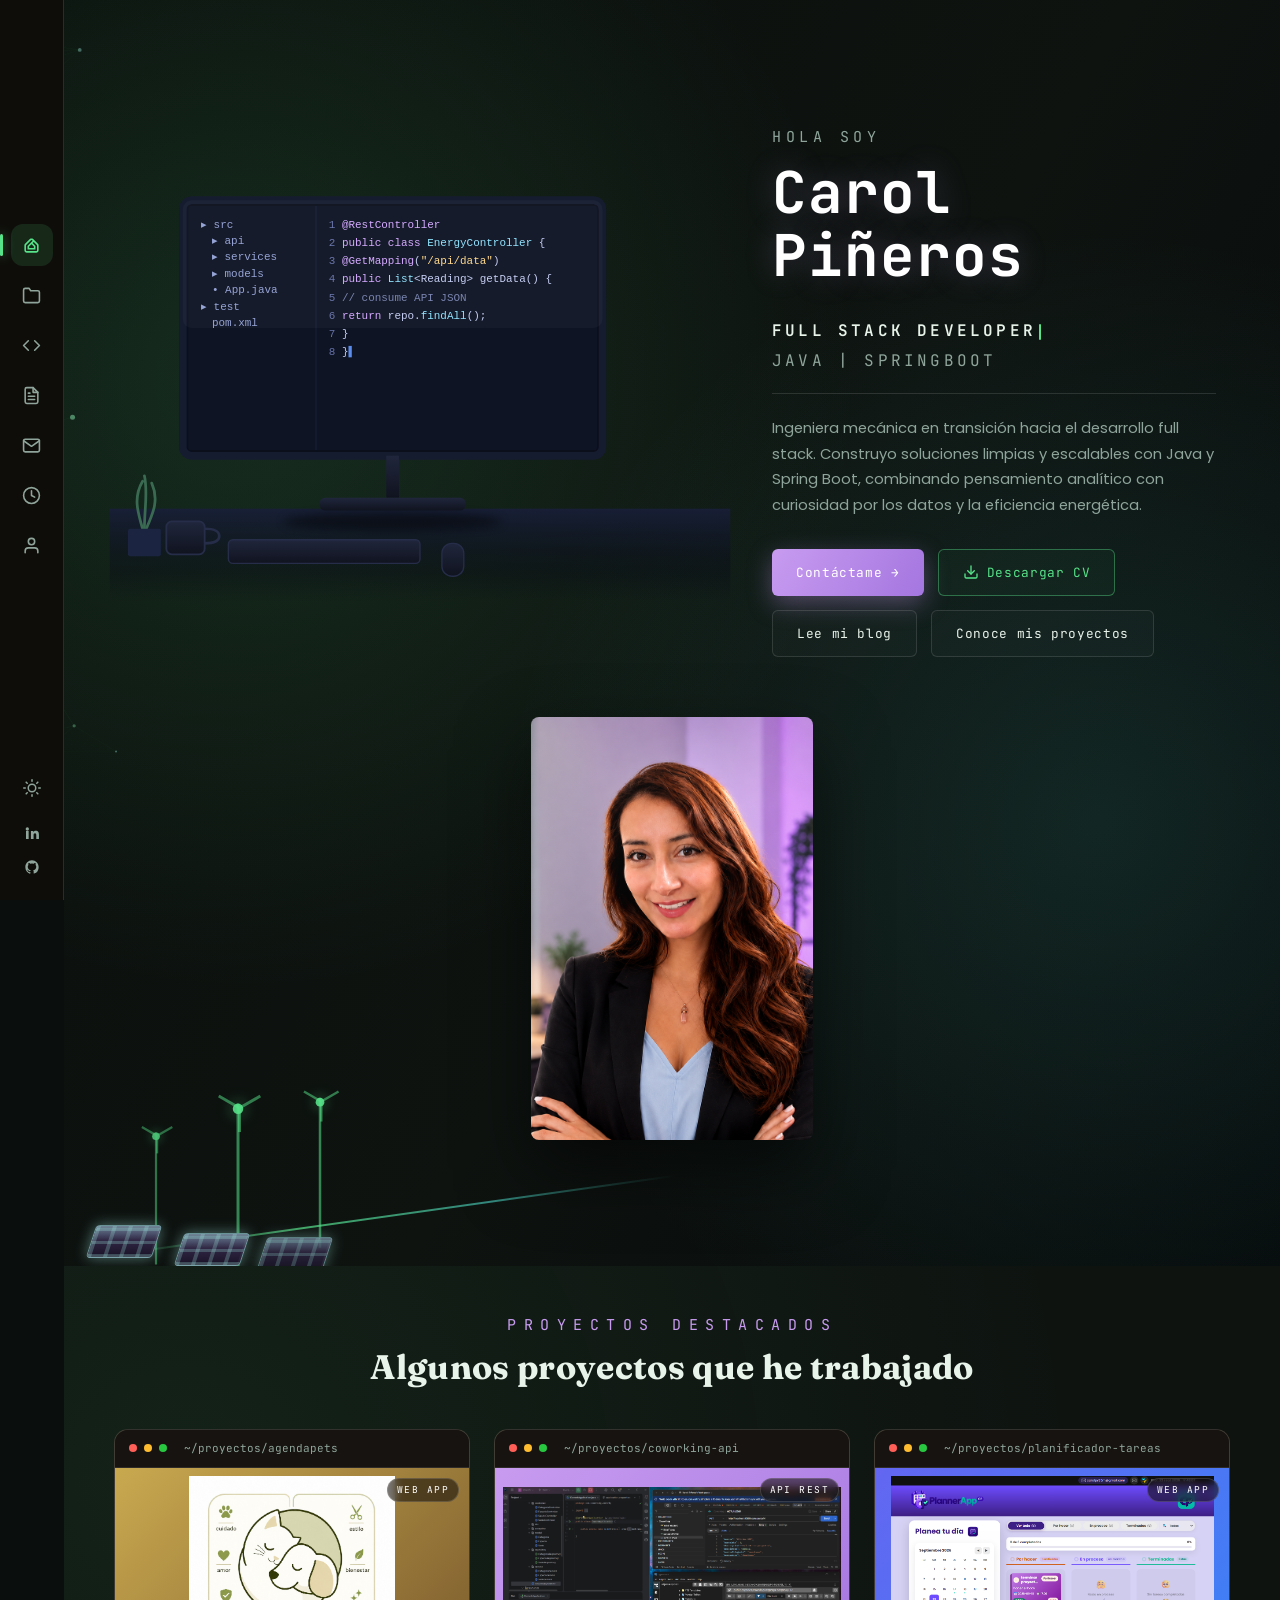
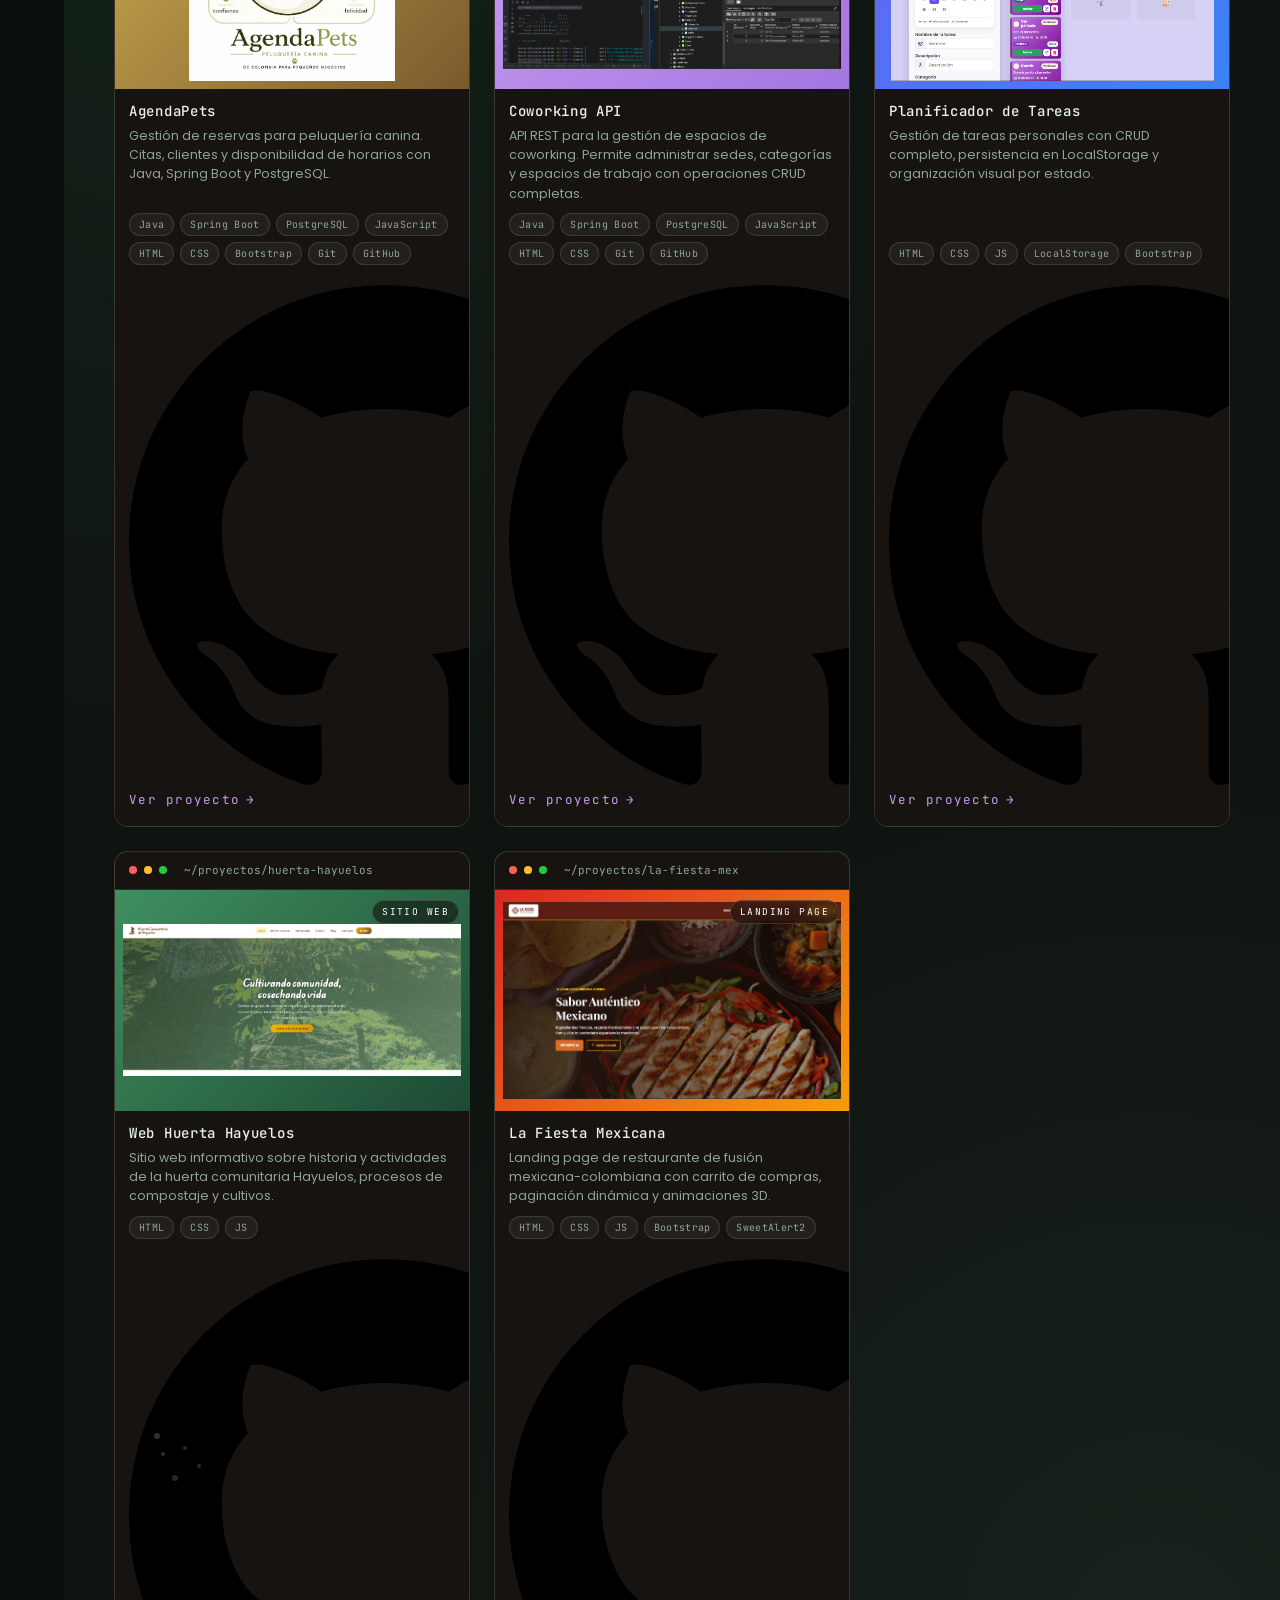
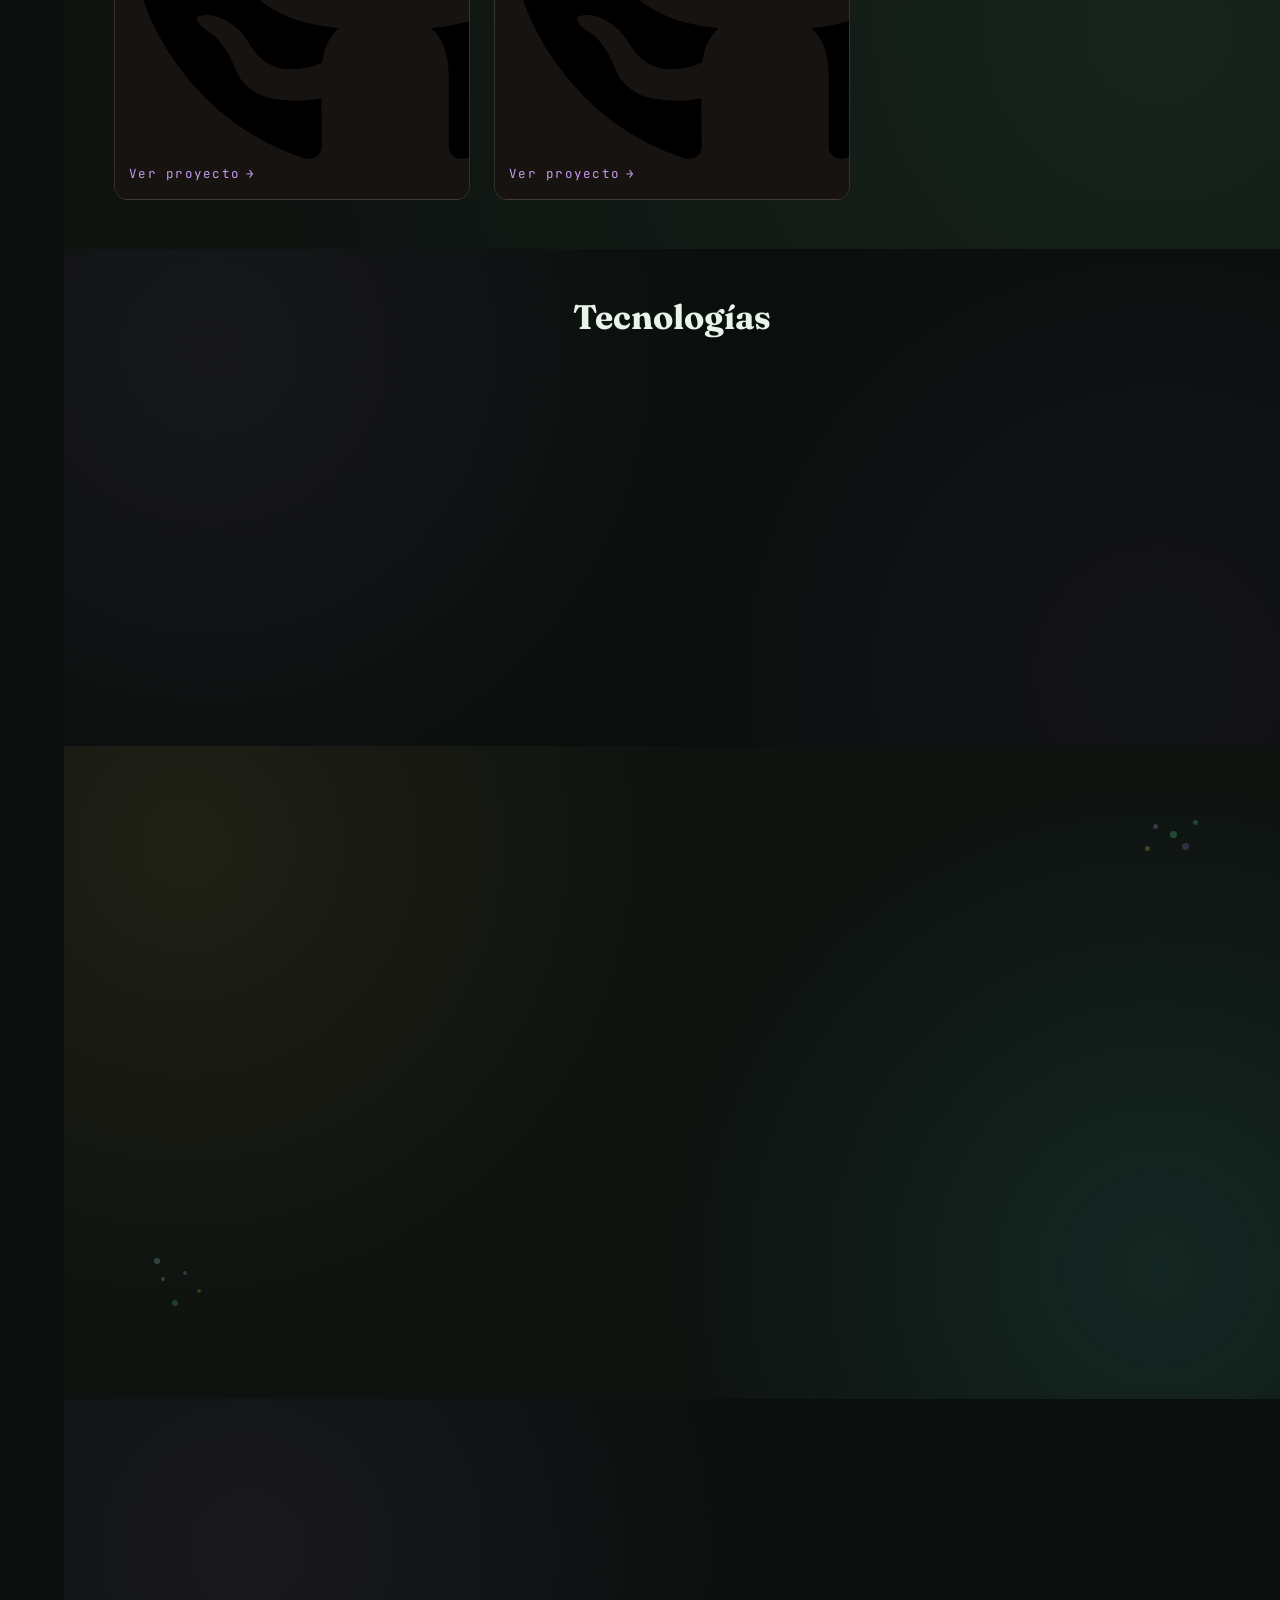
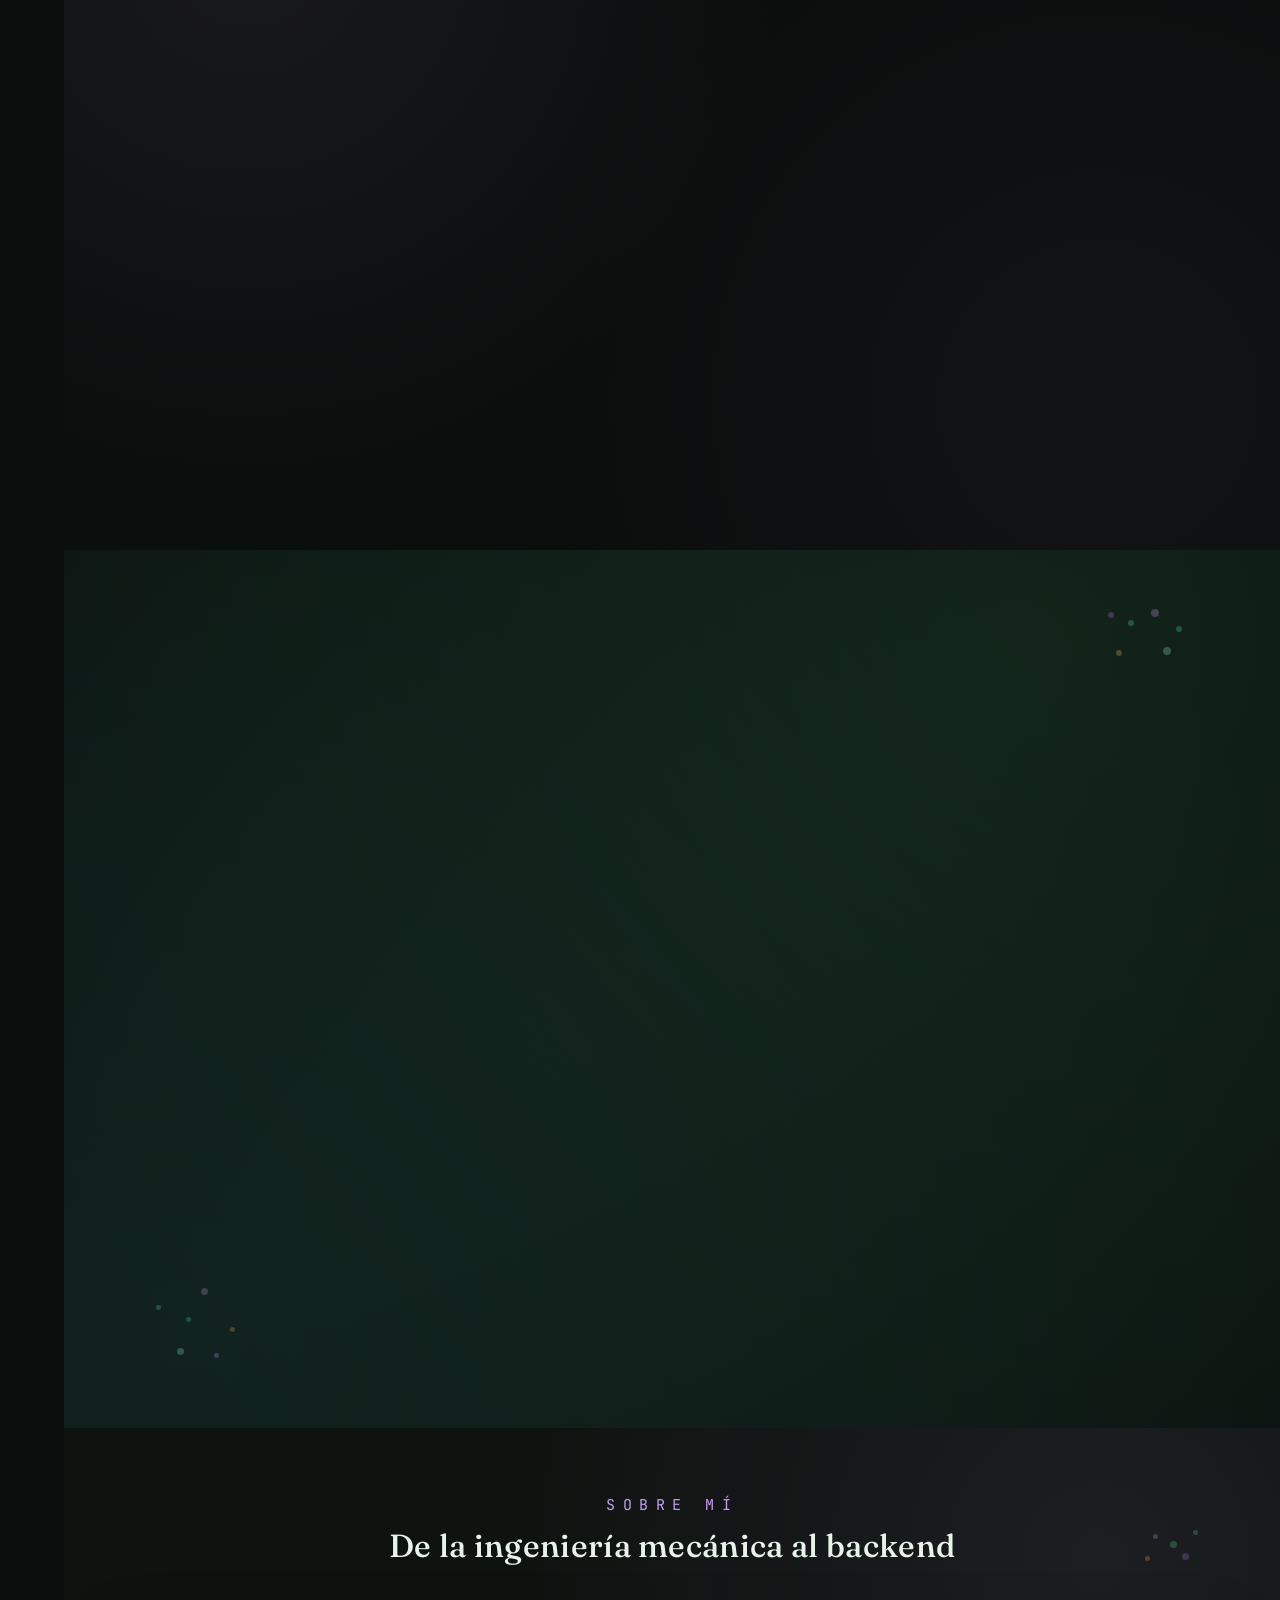
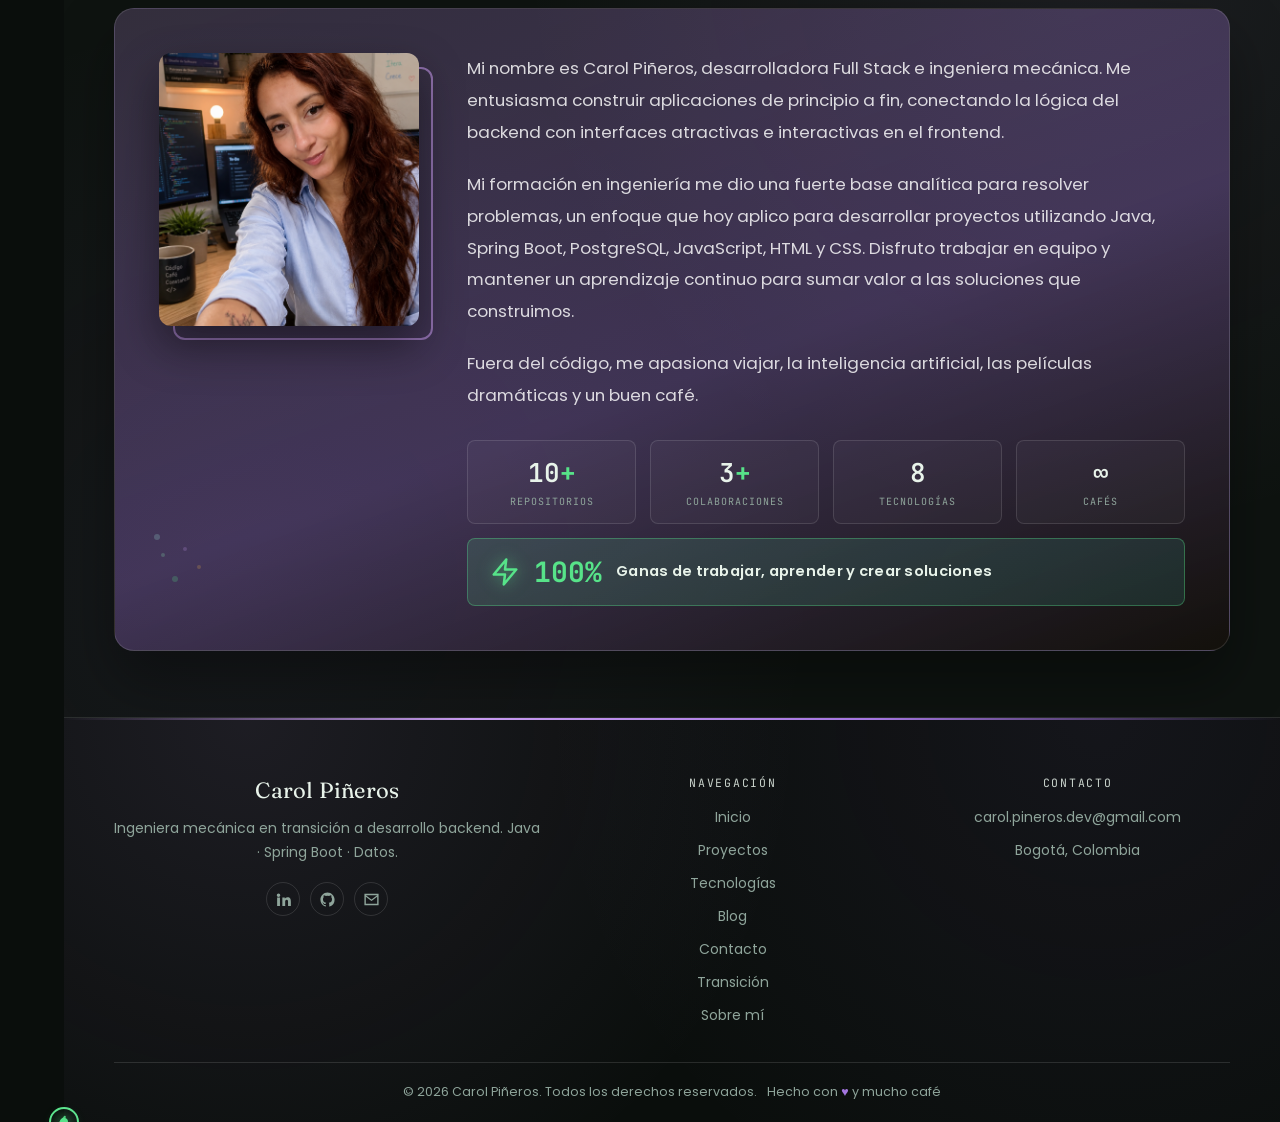
<file: index-sidebar.html>
<!DOCTYPE html>
<html lang="es" data-theme="dark">

<head>
    <meta charset="UTF-8">
    <meta name="viewport" content="width=device-width, initial-scale=1.0">
    <title>Carol Piñeros — Full Stack Developer</title>
    <script>document.documentElement.classList.add('js-enabled');</script>
    <link href="https://fonts.googleapis.com/css2?family=Fraunces:opsz,wght@9..144,500;9..144,600;9..144,700&family=Poppins:wght@300;400;500;600;700&family=JetBrains+Mono:wght@400;500;600&display=swap" rel="stylesheet">
    <link href="https://cdn.jsdelivr.net/npm/bootstrap@5.3.2/dist/css/bootstrap.min.css" rel="stylesheet">
    <link rel="stylesheet" href="CSS/base/variables.css">
    <link rel="stylesheet" href="CSS/base/typography.css">
    <link rel="stylesheet" href="CSS/base/general.css">
    <link rel="stylesheet" href="CSS/secciones/nav-hero.css">
    <link rel="stylesheet" href="CSS/secciones/proyectos.css">
    <link rel="stylesheet" href="CSS/secciones/tecnologias.css">
    <link rel="stylesheet" href="CSS/secciones/sobre-mi.css">
    <link rel="stylesheet" href="CSS/secciones/contacto.css">
    <link rel="stylesheet" href="CSS/secciones/footer.css">
    <link rel="stylesheet" href="CSS/secciones/sidebar-nav.css">
    <link rel="stylesheet" href="CSS/secciones/custom-cursor.css">
    <link rel="stylesheet" href="CSS/secciones/timeline.css">
    <link rel="stylesheet" href="CSS/secciones/blog.css">
    <link rel="stylesheet" href="CSS/secciones/layout.css">
</head>

<body class="sidebar-mode">

<!-- ====================================================================
     SIDEBAR — visible en desktop (≥993px), se oculta en móvil
     ==================================================================== -->
<aside class="sidebar" role="navigation" aria-label="Navegación lateral">

    <div class="sidebar-nav">
        <a href="#inicio" class="sidebar-link active" title="Inicio">
            <svg viewBox="0 -960 960 960" fill="currentColor"><path d="M480-427ZM240-120q-50 0-85-35t-35-85v-240q0-24 9-46t26-39l240-240q17-18 39.5-26.5T480-840q23 0 45 8.5t40 26.5l240 240q17 17 26 39t9 46v240q0 50-35 85t-85 35H240Zm0-80h480q17 0 28.5-11.5T760-240v-240q0-8-3-15t-9-13L595-662l-59 58 144 144v180H280v-180l258-258-30-30q-8-8-15.5-10t-12.5-2q-5 0-12.5 2T452-748L212-508q-6 6-9 13t-3 15v240q0 17 11.5 28.5T240-200Zm120-160h240v-67L480-547 360-427v67Z"/></svg>
            <span class="sidebar-tip">Inicio</span>
        </a>
        <a href="#proyectos" class="sidebar-link" title="Proyectos">
            <svg viewBox="0 0 24 24" fill="none" stroke="currentColor" stroke-width="2" stroke-linecap="round" stroke-linejoin="round"><path d="M22 19a2 2 0 0 1-2 2H4a2 2 0 0 1-2-2V5a2 2 0 0 1 2-2h5l2 3h9a2 2 0 0 1 2 2z"/></svg>
            <span class="sidebar-tip">Proyectos</span>
        </a>
        <a href="#tecnologias" class="sidebar-link" title="Tecnologías">
            <svg viewBox="0 0 24 24" fill="none" stroke="currentColor" stroke-width="2" stroke-linecap="round" stroke-linejoin="round"><polyline points="16 18 22 12 16 6"/><polyline points="8 6 2 12 8 18"/></svg>
            <span class="sidebar-tip">Tecnologías</span>
        </a>
        <a href="#blog" class="sidebar-link" title="Blog">
            <svg viewBox="0 0 24 24" fill="none" stroke="currentColor" stroke-width="2" stroke-linecap="round" stroke-linejoin="round"><path d="M14 2H6a2 2 0 0 0-2 2v16a2 2 0 0 0 2 2h12a2 2 0 0 0 2-2V8z"/><polyline points="14 2 14 8 20 8"/><line x1="16" y1="13" x2="8" y2="13"/><line x1="16" y1="17" x2="8" y2="17"/><polyline points="10 9 9 9 8 9"/></svg>
            <span class="sidebar-tip">Blog</span>
        </a>
        <a href="#contacto" class="sidebar-link" title="Contacto">
            <svg viewBox="0 0 24 24" fill="none" stroke="currentColor" stroke-width="2" stroke-linecap="round" stroke-linejoin="round"><path d="M4 4h16c1.1 0 2 .9 2 2v12c0 1.1-.9 2-2 2H4c-1.1 0-2-.9-2-2V6c0-1.1.9-2 2-2z"/><polyline points="22,6 12,13 2,6"/></svg>
            <span class="sidebar-tip">Contacto</span>
        </a>
        <a href="#timeline" class="sidebar-link" title="Mi transición">
            <svg viewBox="0 0 24 24" fill="none" stroke="currentColor" stroke-width="2" stroke-linecap="round" stroke-linejoin="round"><circle cx="12" cy="12" r="10"/><polyline points="12 6 12 12 16 14"/></svg>
            <span class="sidebar-tip">Mi transición</span>
        </a>
        <a href="#sobre-mi" class="sidebar-link" title="Sobre mí">
            <svg viewBox="0 0 24 24" fill="none" stroke="currentColor" stroke-width="2" stroke-linecap="round" stroke-linejoin="round"><path d="M20 21v-2a4 4 0 0 0-4-4H8a4 4 0 0 0-4 4v2"/><circle cx="12" cy="7" r="4"/></svg>
            <span class="sidebar-tip">Sobre mí</span>
        </a>
    </div>

    <div class="sidebar-bottom">
        <button class="theme-toggle" aria-label="Cambiar tema">
            <svg class="icon-sun" viewBox="0 0 24 24" fill="none" stroke="currentColor" stroke-width="2" stroke-linecap="round"><circle cx="12" cy="12" r="5"/><line x1="12" y1="1" x2="12" y2="3"/><line x1="12" y1="21" x2="12" y2="23"/><line x1="4.22" y1="4.22" x2="5.64" y2="5.64"/><line x1="18.36" y1="18.36" x2="19.78" y2="19.78"/><line x1="1" y1="12" x2="3" y2="12"/><line x1="21" y1="12" x2="23" y2="12"/><line x1="4.22" y1="19.78" x2="5.64" y2="18.36"/><line x1="18.36" y1="5.64" x2="19.78" y2="4.22"/></svg>
            <svg class="icon-moon" viewBox="0 0 24 24" fill="none" stroke="currentColor" stroke-width="2" stroke-linecap="round"><path d="M21 12.79A9 9 0 1 1 11.21 3a7 7 0 0 0 9.79 9.79z"/></svg>
        </button>
        <div class="sidebar-social">
            <a href="https://linkedin.com/in/carol-pineros-dev" target="_blank" rel="noopener" aria-label="LinkedIn">
                <svg viewBox="0 0 24 24"><path fill="currentColor" d="M4.98 3.5a2.5 2.5 0 1 1 0 5 2.5 2.5 0 0 1 0-5zM3 9h4v12H3V9zm7 0h3.8v1.7h.05c.53-1 1.83-2.05 3.77-2.05 4.03 0 4.78 2.65 4.78 6.1V21h-4v-5.6c0-1.34-.02-3.06-1.87-3.06-1.87 0-2.16 1.46-2.16 2.96V21h-4V9z"/></svg>
            </a>
            <a href="https://github.com/" target="_blank" rel="noopener" aria-label="GitHub">
                <svg viewBox="0 0 24 24"><path fill="currentColor" d="M12 2C6.48 2 2 6.58 2 12.25c0 4.53 2.87 8.37 6.84 9.73.5.1.68-.22.68-.49v-1.9c-2.78.62-3.37-1.36-3.37-1.36-.45-1.18-1.11-1.5-1.11-1.5-.9-.63.07-.62.07-.62 1 .07 1.53 1.06 1.53 1.06.9 1.57 2.34 1.12 2.91.86.09-.66.35-1.12.63-1.38-2.22-.26-4.56-1.14-4.56-5.05 0-1.12.39-2.03 1.03-2.75-.1-.26-.45-1.31.1-2.73 0 0 .84-.28 2.75 1.05a9.3 9.3 0 0 1 5 0c1.91-1.33 2.75-1.05 2.75-1.05.55 1.42.2 2.47.1 2.73.64.72 1.03 1.63 1.03 2.75 0 3.92-2.34 4.78-4.57 5.04.36.32.68.94.68 1.9v2.82c0 .27.18.6.69.49A10.03 10.03 0 0 0 22 12.25C22 6.58 17.52 2 12 2z"/></svg>
            </a>
        </div>
    </div>
</aside>

<!-- ====================================================================
     NAVBAR SUPERIOR — se muestra solo en móvil / tablet
     ==================================================================== -->
<nav class="navbar navbar-expand-lg top-nav">
    <div class="container">
        <a class="navbar-brand fw-bold" href="#inicio">Carol Piñeros</a>
        <button class="navbar-toggler" type="button" data-bs-toggle="collapse" data-bs-target="#topNavMenu">
            <span class="navbar-toggler-icon"></span>
        </button>
        <div class="collapse navbar-collapse justify-content-end" id="topNavMenu">
            <ul class="navbar-nav gap-3">
                <li class="nav-item"><a class="nav-link active" href="#inicio">Inicio</a></li>
                <li class="nav-item"><a class="nav-link" href="#proyectos">Proyectos</a></li>
                <li class="nav-item"><a class="nav-link" href="#tecnologias">Tech</a></li>
                <li class="nav-item"><a class="nav-link" href="#blog">Blog</a></li>
                <li class="nav-item"><a class="nav-link" href="#contacto">Contacto</a></li>
                <li class="nav-item"><a class="nav-link" href="#timeline">Transición</a></li>
                <li class="nav-item"><a class="nav-link" href="#sobre-mi">Sobre mí</a></li>
            </ul>
        </div>
    </div>
</nav>


<!-- ====================================================================
     HERO
     ==================================================================== -->
<section class="banner" id="inicio">
    <canvas id="energy-particles"></canvas>

    <div class="banner-inner">
        <div class="desk-scene">
            <svg viewBox="0 0 640 460" xmlns="http://www.w3.org/2000/svg">
                <defs>
                    <linearGradient id="metalGrad" x1="0" y1="0" x2="0" y2="1">
                        <stop offset="0" stop-color="#20263c"/>
                        <stop offset="1" stop-color="#10131f"/>
                    </linearGradient>
                    <linearGradient id="deskGrad" x1="0" y1="0" x2="0" y2="1">
                        <stop offset="0" stop-color="#181f38" stop-opacity=".95"/>
                        <stop offset=".7" stop-color="#080b16" stop-opacity=".35"/>
                        <stop offset="1" stop-color="#080b16" stop-opacity="0"/>
                    </linearGradient>
                    <filter id="softBlur" x="-50%" y="-50%" width="200%" height="200%">
                        <feGaussianBlur stdDeviation="5"/>
                    </filter>
                    <clipPath id="screenClip">
                        <rect x="66" y="26" width="448" height="268" rx="4"/>
                    </clipPath>
                </defs>
                <rect x="-20" y="358" width="680" height="102" fill="url(#deskGrad)"/>
                <ellipse cx="290" cy="372" rx="120" ry="10" fill="#000" opacity=".45" filter="url(#softBlur)"/>
                <g>
                    <path d="M16 380 C10 360 6 345 16 328" stroke="#3a6b52" stroke-width="3" fill="none" stroke-linecap="round"/>
                    <path d="M18 380 C18 358 22 340 18 322" stroke="#3a6b52" stroke-width="3" fill="none" stroke-linecap="round"/>
                    <path d="M20 380 C28 362 34 348 26 330" stroke="#3a6b52" stroke-width="3" fill="none" stroke-linecap="round"/>
                    <rect x="0" y="380" width="36" height="30" rx="2" fill="#1b2440"/>
                </g>
                <g>
                    <rect x="42" y="372" width="42" height="36" rx="6" fill="url(#metalGrad)" stroke="#262d48" stroke-width="2"/>
                    <path d="M84 380 q16 0 16 8 t-16 8" fill="none" stroke="#262d48" stroke-width="3"/>
                </g>
                <rect x="60" y="20" width="460" height="280" rx="10" fill="#0b0f1c" stroke="#161c30" stroke-width="8"/>
                <g clip-path="url(#screenClip)">
                    <rect x="66" y="26" width="448" height="268" fill="#0e1424"/>
                    <rect x="66" y="26" width="140" height="268" fill="#0e1424"/>
                    <line x1="206" y1="26" x2="206" y2="294" stroke="#1c2440" stroke-width="1"/>
                    <text x="80" y="50" font-size="12" fill="#93a1d4">▸ src</text>
                    <text x="92" y="68" font-size="12" fill="#93a1d4">▸ api</text>
                    <text x="92" y="86" font-size="12" fill="#93a1d4">▸ services</text>
                    <text x="92" y="104" font-size="12" fill="#93a1d4">▸ models</text>
                    <text x="92" y="122" font-size="12" fill="#93a1d4">• App.java</text>
                    <text x="80" y="140" font-size="12" fill="#93a1d4">▸ test</text>
                    <text x="92" y="158" font-size="12" fill="#93a1d4">pom.xml</text>
                    <text x="220" y="50" font-size="12"><tspan fill="#6672a8">1  </tspan><tspan fill="#d3a8ff">@RestController</tspan></text>
                    <text x="220" y="70" font-size="12"><tspan fill="#6672a8">2  </tspan><tspan fill="#d3a8ff">public class</tspan><tspan fill="#8fe3ff"> EnergyController</tspan><tspan fill="#c3ccf2"> {</tspan></text>
                    <text x="220" y="90" font-size="12"><tspan fill="#6672a8">3  </tspan><tspan fill="#c3ccf2">  </tspan><tspan fill="#d3a8ff">@GetMapping</tspan><tspan fill="#c3ccf2">(</tspan><tspan fill="#ffd889">"/api/data"</tspan><tspan fill="#c3ccf2">)</tspan></text>
                    <text x="220" y="110" font-size="12"><tspan fill="#6672a8">4  </tspan><tspan fill="#c3ccf2">  </tspan><tspan fill="#d3a8ff">public</tspan><tspan fill="#8fe3ff"> List</tspan><tspan fill="#c3ccf2">&lt;Reading&gt; getData() {</tspan></text>
                    <text x="220" y="130" font-size="12"><tspan fill="#6672a8">5  </tspan><tspan fill="#7580ad">      // consume API JSON</tspan></text>
                    <text x="220" y="150" font-size="12"><tspan fill="#6672a8">6  </tspan><tspan fill="#c3ccf2">    </tspan><tspan fill="#d3a8ff">return</tspan><tspan fill="#c3ccf2"> repo.</tspan><tspan fill="#8fe3ff">findAll</tspan><tspan fill="#c3ccf2">();</tspan></text>
                    <text x="220" y="170" font-size="12"><tspan fill="#6672a8">7  </tspan><tspan fill="#c3ccf2">  }</tspan></text>
                    <text x="220" y="190" font-size="12"><tspan fill="#6672a8">8  </tspan><tspan fill="#c3ccf2">}</tspan><tspan class="cursor" fill="#5b8def">▌</tspan></text>
                </g>
                <rect x="60" y="20" width="460" height="280" rx="10" fill="none" stroke="#161c30" stroke-width="8"/>
                <rect x="60" y="20" width="460" height="140" rx="10" fill="#ffffff" opacity=".03"/>
                <rect x="283" y="300" width="14" height="46" fill="url(#metalGrad)"/>
                <rect x="210" y="346" width="160" height="14" rx="6" fill="url(#metalGrad)"/>
                <rect x="110" y="392" width="210" height="26" rx="5" fill="url(#metalGrad)" stroke="#262d48" stroke-width="1.5"/>
                <rect x="344" y="396" width="24" height="36" rx="11" fill="url(#metalGrad)" stroke="#262d48" stroke-width="1.5"/>
            </svg>
        </div>

        <div class="content">
            <div class="eyebrow">HOLA SOY</div>
            <h1 class="name">Carol Piñeros</h1>
            <div class="role">
                <b id="typewriter-role" data-phrases="FULL STACK DEVELOPER|JAVA & SPRING BOOT|INGENIERA EN TRANSICIÓN">FULL STACK DEVELOPER</b><br>
                JAVA&nbsp;|&nbsp;SPRINGBOOT
            </div>
            <p class="intro">
                Ingeniera mecánica en transición hacia el desarrollo full stack. Construyo soluciones limpias y escalables con Java y Spring Boot, combinando pensamiento analítico con curiosidad por los datos y la eficiencia energética.
            </p>
            <div class="cta-group">
                <a href="#contacto" class="btn-cta btn-primary-cta">Contáctame →</a>
                <a href="./assets/documents/CV_Carol_Pineros_Full_Stack_Java_ESPANOL.pdf" class="btn-cta btn-cv" target="_blank" rel="noopener">
                    <svg viewBox="0 0 24 24" width="16" height="16" fill="none" stroke="currentColor" stroke-width="2" stroke-linecap="round" stroke-linejoin="round"><path d="M21 15v4a2 2 0 0 1-2 2H5a2 2 0 0 1-2-2v-4"/><polyline points="7 10 12 15 17 10"/><line x1="12" y1="15" x2="12" y2="3"/></svg>
                    Descargar CV
                </a>
                <a href="#blog" class="btn-cta btn-outline-cta">Lee mi blog</a>
                <a href="#proyectos" class="btn-cta btn-outline-cta">Conoce mis proyectos</a>
            </div>
        </div>

        <div class="photo-card" style="background-image:url('./assets/img/carol1.png');">
            <div class="card-shine"></div>
        </div>
    </div>

    <div class="energy-scene">
        <div class="diagonal-glow"></div>
        <div class="turbine t1"><div class="pole"></div><div class="hub"></div><div class="blades"><div class="blade"></div><div class="blade"></div><div class="blade"></div></div></div>
        <div class="turbine t2"><div class="pole"></div><div class="hub"></div><div class="blades"><div class="blade"></div><div class="blade"></div><div class="blade"></div></div></div>
        <div class="turbine t3"><div class="pole"></div><div class="hub"></div><div class="blades"><div class="blade"></div><div class="blade"></div><div class="blade"></div></div></div>
        <div class="solar">
            <div class="panel p3"></div>
            <div class="panel p2"></div>
            <div class="panel p1"></div>
        </div>
    </div>
</section>


<!-- ====================================================================
     PROYECTOS — 3 por línea
     ==================================================================== -->
<section id="proyectos" class="py-5 proj-section has-particles">
    <div class="container">
        <div class="proj-heading reveal">
            <div class="proj-eyebrow">PROYECTOS DESTACADOS</div>
            <h2 class="proj-title">Algunos proyectos que he trabajado</h2>
        </div>

        <div class="row g-4 proj-row">
            <!-- AgendaPets -->
            <div class="col-md-6 col-lg-4">
                <article class="proj-card reveal">
                    <div class="proj-winbar">
                        <span class="dot dot-r"></span><span class="dot dot-y"></span><span class="dot dot-g"></span>
                        <span class="proj-path">~/proyectos/agendapets</span>
                    </div>
                    <div class="proj-thumb proj-thumb--pets">
                        <span class="proj-tag">WEB APP</span>
                        <img src="./assets/img/agendapets.jpeg" alt="AgendaPets" class="proj-img">
                    </div>
                    <div class="proj-body">
                        <h3 class="proj-name">AgendaPets</h3>
                        <p class="proj-desc">Gestión de reservas para peluquería canina. Citas, clientes y disponibilidad de horarios con Java, Spring Boot y PostgreSQL.</p>
                        <div class="proj-stack">
                            <span class="chip">Java</span><span class="chip">Spring Boot</span><span class="chip">PostgreSQL</span><span class="chip">JavaScript</span><span class="chip">HTML</span><span class="chip">CSS</span><span class="chip">Bootstrap</span><span class="chip">Git</span><span class="chip">GitHub</span>
                        </div>
                        <div class="proj-actions">
                            <a href="https://github.com/CarolPinerosTrujillo/AgendaPets" class="proj-github" target="_blank" rel="noopener" aria-label="Ver en GitHub">
                                <img src="./assets/icons/github.png" alt="GitHub" class="proj-github-icon">
                            </a>
                            <a href="https://agendapets1.vercel.app/" class="proj-link" target="_blank">Ver proyecto <span class="arrow">→</span></a>
                        </div>
                    </div>
                </article>
            </div>

            <!-- Coworking API -->
            <div class="col-md-6 col-lg-4">
                <article class="proj-card reveal reveal-delay-1">
                    <div class="proj-winbar">
                        <span class="dot dot-r"></span><span class="dot dot-y"></span><span class="dot dot-g"></span>
                        <span class="proj-path">~/proyectos/coworking-api</span>
                    </div>
                    <div class="proj-thumb proj-thumb--energy">
                        <span class="proj-tag">API REST</span>
                        <img src="./assets/img/coworkAPI.png" alt="Coworking API" class="proj-img">
                    </div>
                    <div class="proj-body">
                        <h3 class="proj-name">Coworking API</h3>
                        <p class="proj-desc">API REST para la gestión de espacios de coworking. Permite administrar sedes, categorías y espacios de trabajo con operaciones CRUD completas.</p>
                        <div class="proj-stack">
                            <span class="chip">Java</span><span class="chip">Spring Boot</span><span class="chip">PostgreSQL</span><span class="chip">JavaScript</span><span class="chip">HTML</span><span class="chip">CSS</span><span class="chip">Git</span><span class="chip">GitHub</span>
                        </div>
                        <div class="proj-actions">
                            <a href="https://github.com/CarolPinerosTrujillo/Coworking_API_Java" class="proj-github" target="_blank" rel="noopener" aria-label="Ver en GitHub">
                                <img src="./assets/icons/github.png" alt="GitHub" class="proj-github-icon">
                            </a>
                            <a href="https://github.com/CarolPinerosTrujillo/Coworking_API_Java" class="proj-link" target="_blank">Ver proyecto <span class="arrow">→</span></a>
                        </div>
                    </div>
                </article>
            </div>

            <!-- Planificador de Tareas -->
            <div class="col-md-6 col-lg-4">
                <article class="proj-card reveal reveal-delay-2">
                    <div class="proj-winbar">
                        <span class="dot dot-r"></span><span class="dot dot-y"></span><span class="dot dot-g"></span>
                        <span class="proj-path">~/proyectos/planificador-tareas</span>
                    </div>
                    <div class="proj-thumb proj-thumb--planner">
                        <span class="proj-tag">WEB APP</span>
                        <img src="./assets/img/plannerapp.png" alt="Planificador de Tareas" class="proj-img">
                    </div>
                    <div class="proj-body">
                        <h3 class="proj-name">Planificador de Tareas</h3>
                        <p class="proj-desc">Gestión de tareas personales con CRUD completo, persistencia en LocalStorage y organización visual por estado.</p>
                        <div class="proj-stack">
                            <span class="chip">HTML</span><span class="chip">CSS</span><span class="chip">JS</span><span class="chip">LocalStorage</span><span class="chip">Bootstrap</span>
                        </div>
                        <div class="proj-actions">
                            <a href="https://github.com/CarolPinerosTrujillo/Web_planificadorTareas" class="proj-github" target="_blank" rel="noopener" aria-label="Ver en GitHub">
                                <img src="./assets/icons/github.png" alt="GitHub" class="proj-github-icon">
                            </a>
                            <a href="https://carolpinerostrujillo.github.io/Web_planificadorTareas/" class="proj-link" target="_blank">Ver proyecto <span class="arrow">→</span></a>
                        </div>
                    </div>
                </article>
            </div>

            <!-- Huerta Hayuelos -->
            <div class="col-md-6 col-lg-4">
                <article class="proj-card reveal">
                    <div class="proj-winbar">
                        <span class="dot dot-r"></span><span class="dot dot-y"></span><span class="dot dot-g"></span>
                        <span class="proj-path">~/proyectos/huerta-hayuelos</span>
                    </div>
                    <div class="proj-thumb proj-thumb--garden">
                        <span class="proj-tag">SITIO WEB</span>
                        <img src="./assets/img/huertahayuelosweb.png" alt="Huerta Hayuelos" class="proj-img">
                    </div>
                    <div class="proj-body">
                        <h3 class="proj-name">Web Huerta Hayuelos</h3>
                        <p class="proj-desc">Sitio web informativo sobre historia y actividades de la huerta comunitaria Hayuelos, procesos de compostaje y cultivos.</p>
                        <div class="proj-stack">
                            <span class="chip">HTML</span><span class="chip">CSS</span><span class="chip">JS</span>
                        </div>
                        <div class="proj-actions">
                            <a href="https://github.com/CarolPinerosTrujillo/HuertaComunitaria" class="proj-github" target="_blank" rel="noopener" aria-label="Ver en GitHub">
                                <img src="./assets/icons/github.png" alt="GitHub" class="proj-github-icon">
                            </a>
                            <a href="https://carolpinerostrujillo.github.io/HuertaComunitaria/" target="_blank" class="proj-link">Ver proyecto <span class="arrow">→</span></a>
                        </div>
                    </div>
                </article>
            </div>

            <!-- La Fiesta Mexicana -->
            <div class="col-md-6 col-lg-4">
                <article class="proj-card reveal reveal-delay-1">
                    <div class="proj-winbar">
                        <span class="dot dot-r"></span><span class="dot dot-y"></span><span class="dot dot-g"></span>
                        <span class="proj-path">~/proyectos/la-fiesta-mex</span>
                    </div>
                    <div class="proj-thumb proj-thumb--fiesta">
                        <span class="proj-tag">LANDING PAGE</span>
                        <img src="./assets/img/LafiestaMex.png" alt="La Fiesta Mexicana" class="proj-img">
                    </div>
                    <div class="proj-body">
                        <h3 class="proj-name">La Fiesta Mexicana</h3>
                        <p class="proj-desc">Landing page de restaurante de fusión mexicana-colombiana con carrito de compras, paginación dinámica y animaciones 3D.</p>
                        <div class="proj-stack">
                            <span class="chip">HTML</span><span class="chip">CSS</span><span class="chip">JS</span><span class="chip">Bootstrap</span><span class="chip">SweetAlert2</span>
                        </div>
                        <div class="proj-actions">
                            <a href="https://github.com/CarolPinerosTrujillo/Hackaton-Landingpage-LaFiestaMex" class="proj-github" target="_blank" rel="noopener" aria-label="Ver en GitHub">
                                <img src="./assets/icons/github.png" alt="GitHub" class="proj-github-icon">
                            </a>
                            <a href="https://carolpinerostrujillo.github.io/Hackaton-Landingpage-LaFiestaMex/" class="proj-link" target="_blank">Ver proyecto <span class="arrow">→</span></a>
                        </div>
                    </div>
                </article>
            </div>
        </div>
    </div>
</section>


<!-- ====================================================================
     TECNOLOGÍAS
     ==================================================================== -->
<section id="tecnologias" class="py-5 bg-section tech-section">
    <div class="container text-center">
        <h2 class="fw-bold mb-5 tech-title reveal">Tecnologías</h2>

        <div class="tech-card mb-4 mx-auto reveal">
            <div class="tech-card-inner">
                <div class="tech-group">
                    <span class="tech-label">Backend</span>
                    <div class="tech-icons">
                        <img src="./assets/icons/java.png" alt="Java" title="Java">
                        <img src="./assets/icons/spring.png" alt="Spring Boot" title="Spring Boot">
                        <img src="./assets/icons/intellij.png" alt="IntelliJ IDEA" title="IntelliJ IDEA">
                        <img src="./assets/icons/postgresql.png" alt="PostgreSQL" title="PostgreSQL">
                    </div>
                </div>
                <div class="tech-divider"></div>
                <div class="tech-group">
                    <span class="tech-label">Frontend</span>
                    <div class="tech-icons">
                        <img src="./assets/icons/javascript.png" alt="JavaScript" title="JavaScript">
                        <img src="./assets/icons/html5.png" alt="HTML5" title="HTML5">
                        <img src="./assets/icons/css-3.png" alt="CSS3" title="CSS3">
                        <img src="./assets/icons/bootstrap.png" alt="Bootstrap" title="Bootstrap">
                    </div>
                </div>
                <div class="tech-divider"></div>
                <div class="tech-group tech-group--tools">
                    <span class="tech-label">Tools</span>
                    <div class="tech-icons">
                        <img src="./assets/icons/gitHub-logo.png" alt="GitHub" title="GitHub">
                        <img src="./assets/icons/git.svg" alt="Git" title="Git">
                    </div>
                </div>
            </div>
        </div>

        <div class="tech-card mx-auto reveal" style="max-width:640px;">
            <div class="tech-card-inner tech-card-inner--single">
                <div class="tech-group">
                    <span class="tech-label">Data Analyst</span>
                    <div class="tech-icons">
                        <img src="./assets/icons/python.png" alt="Python" title="Python">
                        <img src="./assets/icons/powerbi.png" alt="Power BI" title="Power BI">
                    </div>
                </div>
            </div>
        </div>
    </div>
</section>


<!-- ====================================================================
     BLOG
     ==================================================================== -->
<section id="blog" class="blog-section has-particles">
    <div class="container">
        <div class="reveal">
            <div class="blog-eyebrow">MI BLOG</div>
            <h2 class="blog-title">Reflexiones sobre código y energía</h2>
            <p class="blog-sub">
                Artículos sobre mi transición de ingeniera a desarrolladora,
                trucos de Java y lo que aprendo en el camino.
            </p>
        </div>

        <div class="blog-grid">
            <article class="blog-card reveal">
                <div class="blog-card-status">PRÓXIMAMENTE</div>
                <h3>De motores a microservicios: mi transición al código</h3>
                <p>Cómo pasé de diseñar motores a diseñar APIs REST. Lecciones, tropiezos y por qué ingeniería mecánica me hizo mejor desarrolladora.</p>
                <div class="blog-card-tags"><span>Carrera</span><span>Desarrollo</span></div>
            </article>
            <article class="blog-card reveal reveal-delay-1">
                <div class="blog-card-status">PRÓXIMAMENTE</div>
                <h3>¿Por qué Java y Spring Boot? Un argumento honesto</h3>
                <p>En un mundo de JavaScript y Python, elegí Java. No fue por moda: fue por rendimiento, estructura y escalabilidad.</p>
                <div class="blog-card-tags"><span>Java</span><span>Spring Boot</span></div>
            </article>
            <article class="blog-card reveal reveal-delay-2">
                <div class="blog-card-status">PRÓXIMAMENTE</div>
                <h3>Mi primer deploy real: lo que no te enseñan en el bootcamp</h3>
                <p>Errores de Docker, CORS que no coopera y cómo resolverlo todo a las 2am con café y paciencia.</p>
                <div class="blog-card-tags"><span>DevOps</span><span>Experiencia</span></div>
            </article>
        </div>
    </div>
</section>


<!-- ====================================================================
     CONTACTO
     ==================================================================== -->
<section id="contacto" class="contact-section">
    <div class="container">
        <div class="proj-heading reveal">
            <div class="proj-eyebrow">HABLEMOS</div>
            <h2 class="contact-title">Trabajemos juntos</h2>
        </div>

        <div class="contact-card reveal">
            <div class="contact-grid">
                <div class="contact-info-col">
                    <p class="contact-lead">
                        ¿Tienes un proyecto en mente o una vacante que encaje conmigo?
                        Escríbeme, respondo lo antes posible.
                    </p>
                    <ul class="contact-list">
                        <li>
                            <span class="contact-icon">
                                <svg viewBox="0 0 24 24" width="18" height="18"><path fill="currentColor" d="M2 4h20v16H2V4zm2 2v.01L12 12l8-5.99V6H4zm16 2.24-7.4 5.55a1 1 0 0 1-1.2 0L4 8.24V18h16V8.24z"/></svg>
                            </span>
                            <a href="mailto:carol.pineros.dev@gmail.com">carolpy25m@gmail.com</a>
                        </li>
                        <li>
                            <span class="contact-icon">
                                <svg viewBox="0 0 24 24" width="18" height="18"><path fill="currentColor" d="M6.6 10.8c1.4 2.8 3.8 5.2 6.6 6.6l2.2-2.2c.3-.3.7-.4 1-.2 1.1.4 2.3.6 3.6.6.6 0 1 .4 1 1V20c0 .6-.4 1-1 1C10.6 21 3 13.4 3 4c0-.6.4-1 1-1h3.5c.6 0 1 .4 1 1 0 1.3.2 2.5.6 3.6.1.4 0 .8-.2 1L6.6 10.8z"/></svg>
                            </span>
                            <span>+57 300 123 4567</span>
                        </li>
                        <li>
                            <span class="contact-icon">
                                <svg viewBox="0 0 24 24" width="18" height="18"><path fill="currentColor" d="M12 2C7.6 2 4 5.6 4 10c0 5.4 8 12 8 12s8-6.6 8-12c0-4.4-3.6-8-8-8zm0 11a3 3 0 1 1 0-6 3 3 0 0 1 0 6z"/></svg>
                            </span>
                            <span>Bogotá, Colombia</span>
                        </li>
                    </ul>
                    <div class="contact-social">
                        <a href="https://linkedin.com/in/carol-pineros-dev" aria-label="LinkedIn" target="_blank" rel="noopener">
                            <svg viewBox="0 0 24 24" width="18" height="18"><path fill="currentColor" d="M4.98 3.5a2.5 2.5 0 1 1 0 5 2.5 2.5 0 0 1 0-5zM3 9h4v12H3V9zm7 0h3.8v1.7h.05c.53-1 1.83-2.05 3.77-2.05 4.03 0 4.78 2.65 4.78 6.1V21h-4v-5.6c0-1.34-.02-3.06-1.87-3.06-1.87 0-2.16 1.46-2.16 2.96V21h-4V9z"/></svg>
                        </a>
                        <a href="https://github.com/" target="_blank" rel="noopener" aria-label="GitHub">
                            <svg viewBox="0 0 24 24" width="18" height="18"><path fill="currentColor" d="M12 2C6.48 2 2 6.58 2 12.25c0 4.53 2.87 8.37 6.84 9.73.5.1.68-.22.68-.49v-1.9c-2.78.62-3.37-1.36-3.37-1.36-.45-1.18-1.11-1.5-1.11-1.5-.9-.63.07-.62.07-.62 1 .07 1.53 1.06 1.53 1.06.9 1.57 2.34 1.12 2.91.86.09-.66.35-1.12.63-1.38-2.22-.26-4.56-1.14-4.56-5.05 0-1.12.39-2.03 1.03-2.75-.1-.26-.45-1.31.1-2.73 0 0 .84-.28 2.75 1.05a9.3 9.3 0 0 1 5 0c1.91-1.33 2.75-1.05 2.75-1.05.55 1.42.2 2.47.1 2.73.64.72 1.03 1.63 1.03 2.75 0 3.92-2.34 4.78-4.57 5.04.36.32.68.94.68 1.9v2.82c0 .27.18.6.69.49A10.03 10.03 0 0 0 22 12.25C22 6.58 17.52 2 12 2z"/></svg>
                        </a>
                        <a href="mailto:carol.pineros.dev@gmail.com" aria-label="Correo">
                            <svg viewBox="0 0 24 24" width="18" height="18"><path fill="currentColor" d="M2 4h20v16H2V4zm2 2v.01L12 12l8-5.99V6H4zm16 2.24-7.4 5.55a1 1 0 0 1-1.2 0L4 8.24V18h16V8.24z"/></svg>
                        </a>
                    </div>
                </div>

                <form class="contact-form-col" id="contact-form" novalidate>
                    <div class="field">
                        <input type="text" id="c-name" name="name" placeholder=" " required aria-required="true" aria-describedby="c-name-error">
                        <label for="c-name">Nombre</label>
                        <span class="field-error" id="c-name-error" data-error-for="c-name"></span>
                    </div>
                    <div class="field">
                        <input type="email" id="c-email" name="email" placeholder=" " required aria-required="true" aria-describedby="c-email-error">
                        <label for="c-email">Correo electrónico</label>
                        <span class="field-error" id="c-email-error" data-error-for="c-email"></span>
                    </div>
                    <div class="field">
                        <textarea id="c-message" name="message" rows="4" placeholder=" " required aria-required="true" aria-describedby="c-message-error"></textarea>
                        <label for="c-message">Mensaje</label>
                        <span class="field-error" id="c-message-error" data-error-for="c-message"></span>
                    </div>
                    <div class="contact-form-status" role="status" aria-live="polite" hidden></div>
                    <button type="submit" class="contact-submit" id="contact-submit">
                        Enviar mensaje <span class="arrow">→</span>
                    </button>
                </form>
            </div>
        </div>
    </div>
</section>


<!-- ====================================================================
     TIMELINE — Mi Transición
     ==================================================================== -->
<section id="timeline" class="timeline-section has-particles">
    <div class="container">
        <div class="reveal">
            <div class="timeline-eyebrow">MI TRANSICIÓN</div>
            <h2 class="timeline-title">De motores a microservicios</h2>
            <p class="timeline-sub">
                Mi viaje de la ingeniería mecánica al desarrollo de software. Cada paso me dio
                herramientas nuevas que hoy aplico en cada API que construyo.
            </p>
        </div>

        <div class="timeline reveal">
            <div class="timeline-progress"></div>

            <div class="timeline-item" data-year="2018">
                <div class="timeline-card">
                    <div class="timeline-role">
                        <svg viewBox="0 0 24 24" fill="none" stroke="var(--color-warm)" stroke-width="2"><circle cx="12" cy="12" r="10"/><path d="M12 6v6l4 2"/></svg>
                        Estudiante de Ingeniería Mecánica
                    </div>
                    <div class="timeline-org">Universidad Distrital F.J.C.</div>
                    <p class="timeline-desc">
                        Inicio de mi formación en ingeniería. Descubrí la pasión por los datos,
                        la energía y la resolución de problemas complejos. Primer contacto con
                        MATLAB y análisis numérico.
                    </p>
                    <div class="timeline-tags">
                        <span class="timeline-tag timeline-tag--energy">Energía</span>
                        <span class="timeline-tag timeline-tag--tech">MATLAB</span>
                        <span class="timeline-tag">Termodinámica</span>
                    </div>
                </div>
            </div>

            <div class="timeline-item" data-year="2025">
                <div class="timeline-card">
                    <div class="timeline-role">
                        <svg viewBox="0 0 24 24" fill="none" stroke="var(--color-tech)" stroke-width="2"><path d="M22 12h-4l-3 9L9 3l-3 9H2"/></svg>
                        El código me atrapa
                    </div>
                    <div class="timeline-org">Exploración autónoma</div>
                    <p class="timeline-desc">
                        Mi primera línea de código fue un "Hello World" en Java. Lo que empezó como
                        curiosidad se convirtió en obsesión: construir algo desde cero, ver cómo
                        funciona por dentro. La decisión estaba tomada.
                    </p>
                    <div class="timeline-tags">
                        <span class="timeline-tag timeline-tag--tech">Java</span>
                        <span class="timeline-tag">Hello World</span>
                        <span class="timeline-tag">Autoaprendizaje</span>
                    </div>
                </div>
            </div>

           

            <div class="timeline-item" data-year="2026">
                <div class="timeline-card">
                    <div class="timeline-role">
                        <svg viewBox="0 0 24 24" fill="none" stroke="var(--color-accent)" stroke-width="2"><path d="M12 20h9"/><path d="M16.5 3.5a2.121 2.121 0 0 1 3 3L7 19l-4 1 1-4L16.5 3.5z"/></svg>
                        Primera experiencia real
                    </div>
                    <div class="timeline-org">Proyectos y portafolio</div>
                    <p class="timeline-desc">
                        Desarrollé el Dashboard de Energía en Power BI, reforzando mi conexión con
                        datos energéticos. Actualmente construyo este portafolio y busco mi primer
                        empleo como desarrolladora backend.
                    </p>
                    <div class="timeline-tags">
                        <span class="timeline-tag timeline-tag--tech">Power BI</span>
                        <span class="timeline-tag timeline-tag--energy">DAX</span>
                        <span class="timeline-tag">Portfolio</span>
                    </div>
                </div>
            </div>

             <div class="timeline-item" data-year="2026">
                <div class="timeline-card">
                    <div class="timeline-role">
                        <svg viewBox="0 0 24 24" fill="none" stroke="var(--color-energy)" stroke-width="2"><rect x="2" y="3" width="20" height="14" rx="2"/><line x1="8" y1="21" x2="16" y2="21"/><line x1="12" y1="17" x2="12" y2="21"/></svg>
                        Bootcamp Full Stack Developer Generation Colombia
                    </div>
                    <div class="timeline-org">Formación intensiva</div>
                    <p class="timeline-desc">
                        Immersión completa en desarrollo de software. Spring Boot, PostgreSQL,
                        APIs REST, metodologías ágiles. Construí AgendaPets como proyecto final
                        y descubrí que el backend es donde quiero estar.
                    </p>
                    <div class="timeline-tags">
                        <span class="timeline-tag timeline-tag--tech">Spring Boot</span>
                        <span class="timeline-tag timeline-tag--tech">PostgreSQL</span>
                        <span class="timeline-tag">REST APIs</span>
                        <span class="timeline-tag">Agile</span>
                    </div>
                </div>
            </div>

            <div class="timeline-item" data-year="HOY">
                <div class="timeline-card">
                    <div class="timeline-role">
                        <svg viewBox="0 0 24 24" fill="none" stroke="var(--color-energy)" stroke-width="2"><circle cx="12" cy="12" r="10"/><polyline points="12 6 12 12 16 14"/></svg>
                        Siguiente paso: tu empresa
                    </div>
                    <div class="timeline-org">Abierta a nuevas oportunidades</div>
                    <p class="timeline-desc">
                        Busco mi primer rol como desarrolladora backend o full stack.
                        Quiero aportar mi pensamiento analítico, mi energía y mi capacidad de
                        aprender rápido a un equipo que construya soluciones con propósito.
                    </p>
                    <div class="timeline-tags">
                        <span class="timeline-tag timeline-tag--energy">Buscando empleo</span>
                        <span class="timeline-tag timeline-tag--tech">Java · Spring Boot</span>
                    </div>
                </div>
            </div>
        </div>
    </div>
</section>


<!-- ====================================================================
     SOBRE MÍ — con estadísticas
     ==================================================================== -->
<section id="sobre-mi" class="about-section has-particles">
    <div class="container">
        <div class="proj-heading reveal">
            <div class="proj-eyebrow">SOBRE MÍ</div>
            <h2 class="about-title">De la ingeniería mecánica al backend</h2>
        </div>

        <div class="about-card reveal">
            <div class="about-grid">
                <div class="about-photo-wrap">
                    <div class="about-photo" style="background-image:url('./assets/img/carol2.png');"></div>
                </div>
                <div class="about-text">
                    <p>
                        Mi nombre es Carol Piñeros, desarrolladora Full Stack e ingeniera mecánica.
                        Me entusiasma construir aplicaciones de principio a fin, conectando la lógica
                        del backend con interfaces atractivas e interactivas en el frontend.
                    </p>
                    <p>
                        Mi formación en ingeniería me dio una fuerte base analítica para resolver problemas,
                        un enfoque que hoy aplico para desarrollar proyectos utilizando Java, Spring Boot,
                        PostgreSQL, JavaScript, HTML y CSS. Disfruto trabajar en equipo y mantener un
                        aprendizaje continuo para sumar valor a las soluciones que construimos.
                    </p>
                    <p>
                        Fuera del código, me apasiona viajar, la inteligencia artificial,
                        las películas dramáticas y un buen café.
                    </p>

                    <div class="about-stats reveal">
                        <div class="stat-box">
                            <span class="stat-value">10<span class="stat-suffix">+</span></span>
                            <span class="stat-label">Repositorios</span>
                        </div>
                        <div class="stat-box">
                            <span class="stat-value">3<span class="stat-suffix">+</span></span>
                            <span class="stat-label">Colaboraciones</span>
                        </div>
                        <div class="stat-box">
                            <span class="stat-value">8</span>
                            <span class="stat-label">Tecnologías</span>
                        </div>
                        <div class="stat-box">
                            <span class="stat-value">∞</span>
                            <span class="stat-label">Cafés</span>
                        </div>
                        <div class="stat-100">
                            <svg viewBox="0 0 24 24" fill="none" stroke="currentColor" stroke-width="2" stroke-linecap="round" stroke-linejoin="round"><polyline points="13 2 3 14 12 14 11 22 21 10 12 10 13 2"/></svg>
                            <span class="stat-100-value">100%</span>
                            <span class="stat-100-text">Ganas de trabajar, aprender y crear soluciones</span>
                        </div>
                    </div>
                </div>
            </div>
        </div>
    </div>
</section>


<!-- ====================================================================
     FOOTER
     ==================================================================== -->
<footer class="site-footer">
    <div class="container">
        <div class="footer-top">
            <div class="footer-brand-col">
                <div class="footer-brand">Carol Piñeros</div>
                <p class="footer-tagline">
                    Ingeniera mecánica en transición a desarrollo backend.
                    Java · Spring Boot · Datos.
                </p>
                <div class="footer-social">
                    <a href="https://linkedin.com/in/carol-pineros-dev" aria-label="LinkedIn" target="_blank" rel="noopener">
                        <svg viewBox="0 0 24 24" width="17" height="17"><path fill="currentColor" d="M4.98 3.5a2.5 2.5 0 1 1 0 5 2.5 2.5 0 0 1 0-5zM3 9h4v12H3V9zm7 0h3.8v1.7h.05c.53-1 1.83-2.05 3.77-2.05 4.03 0 4.78 2.65 4.78 6.1V21h-4v-5.6c0-1.34-.02-3.06-1.87-3.06-1.87 0-2.16 1.46-2.16 2.96V21h-4V9z"/></svg>
                    </a>
                    <a href="https://github.com/" target="_blank" rel="noopener" aria-label="GitHub">
                        <svg viewBox="0 0 24 24" width="17" height="17"><path fill="currentColor" d="M12 2C6.48 2 2 6.58 2 12.25c0 4.53 2.87 8.37 6.84 9.73.5.1.68-.22.68-.49v-1.9c-2.78.62-3.37-1.36-3.37-1.36-.45-1.18-1.11-1.5-1.11-1.5-.9-.63.07-.62.07-.62 1 .07 1.53 1.06 1.53 1.06.9 1.57 2.34 1.12 2.91.86.09-.66.35-1.12.63-1.38-2.22-.26-4.56-1.14-4.56-5.05 0-1.12.39-2.03 1.03-2.75-.1-.26-.45-1.31.1-2.73 0 0 .84-.28 2.75 1.05a9.3 9.3 0 0 1 5 0c1.91-1.33 2.75-1.05 2.75-1.05.55 1.42.2 2.47.1 2.73.64.72 1.03 1.63 1.03 2.75 0 3.92-2.34 4.78-4.57 5.04.36.32.68.94.68 1.9v2.82c0 .27.18.6.69.49A10.03 10.03 0 0 0 22 12.25C22 6.58 17.52 2 12 2z"/></svg>
                    </a>
                    <a href="mailto:carol.pineros.dev@gmail.com" aria-label="Correo">
                        <svg viewBox="0 0 24 24" width="17" height="17"><path fill="currentColor" d="M2 4h20v16H2V4zm2 2v.01L12 12l8-5.99V6H4zm16 2.24-7.4 5.55a1 1 0 0 1-1.2 0L4 8.24V18h16V8.24z"/></svg>
                    </a>
                </div>
            </div>
            <div class="footer-links-col">
                <span class="footer-heading footer-mono">NAVEGACIÓN</span>
                <a href="#inicio">Inicio</a>
                <a href="#proyectos">Proyectos</a>
                <a href="#tecnologias">Tecnologías</a>
                <a href="#blog">Blog</a>
                <a href="#contacto">Contacto</a>
                <a href="#timeline">Transición</a>
                <a href="#sobre-mi">Sobre mí</a>
            </div>
            <div class="footer-contact-col">
                <span class="footer-heading footer-mono">CONTACTO</span>
                <a href="mailto:carol.pineros.dev@gmail.com">carol.pineros.dev@gmail.com</a>
                <span class="footer-plain">Bogotá, Colombia</span>
            </div>
        </div>
        <div class="footer-bottom">
            <span>© 2026 Carol Piñeros. Todos los derechos reservados.</span>
            <span class="footer-heart">Hecho con <span aria-hidden="true">♥</span> y mucho café</span>
        </div>
    </div>
</footer>

<script src="js/theme-toggle.js"></script>
<script src="js/particles.js"></script>
<script src="js/main.js"></script>
<script src="js/contact-form.js"></script>
<script src="https://cdn.jsdelivr.net/npm/bootstrap@5.3.2/dist/js/bootstrap.bundle.min.js"></script>
</body>
</html>
</file>
<file: CSS/base/variables.css>
/* ============================================================
   VARIABLES GLOBALES DEL PROYECTO
   Cárgalo PRIMERO, antes que cualquier otro CSS.
   Paleta dark: TINTA TERMINAL REDUCIDA — verde (familia) + lila de identidad.
   Los tripletes "--*-rgb" permiten rgba(var(--x-rgb), a).
   ============================================================ */
:root{
  /* ---- Colores de marca (dark) — 3 familias: verde + lila ---- */
  --color-bg-deep:#0A0E0C;
  --color-bg-mid:#0E1310;
  --color-bg-card:#151B17;
  --color-accent:#C89BF0;   /* lila — identidad */
  --color-accent-2:#A476E0; /* lila profundo */
  --color-text:#E8F3EA;
  --color-text-dim:#8FA59B;
  --color-line:rgba(255,255,255,.12);

  /* ---- Energía / diferenciación (1 familia verde-teal) ---- */
  --color-energy:#57E389;   /* renovable */
  --color-energy-2:#8DF0B4;
  --color-warm:#F0B64E;     /* ámbar — solo sol/blog */
  --color-tech:#4CD7C6;     /* teal (familia verde) */
  --color-tech-2:#9FE8DF;

  /* ---- Tripletes RGB (rgba(var(--x-rgb), a)) ---- */
  --accent-rgb:200,155,240;
  --accent-2-rgb:164,118,224;
  --energy-rgb:87,227,137;
  --energy-2-rgb:141,240,180;
  --warm-rgb:240,182,78;
  --tech-rgb:76,215,198;
  --tech-2-rgb:159,232,223;
  --line-rgb:255,255,255;

  /* ---- Estilos del cursor custom ---- */
  --cursor-size:30px;
  --cursor-glow:rgba(var(--energy-rgb),.4);

  /* ---- Tipografía ---- */
  --font-display:'Fraunces', serif;
  --font-body:'Poppins', sans-serif;
  --font-mono:'JetBrains Mono', monospace;

  /* ---- Espaciado / radios ---- */
  --space-section: clamp(60px, 8vw, 110px);
  --radius-lg: 20px;
  --radius-md: 12px;
  --radius-sm: 8px;

  /* Acentos compartidos (sobreescritos en modo claro) */
  --accent-blue:#C89BF0;
  --accent-violet:#A476E0;
  --text-main:#E8F3EA;
  --text-dim:#8FA59B;
  --line:rgba(255,255,255,.12);
}

/* ---- TEMA CLARO — colores intensos + fondos cálidos vibrantes ---- */
[data-theme="light"]{
  --color-bg-deep:#E8E1D3;
  --color-bg-mid:#F8F3EA;
  --color-bg-card:#E4DDD0;
  --color-accent:#9452D3;   /* lila vibrante +20% */
  --color-accent-2:#7F46BE; /* lila profundo +20% */
  --color-text:#111510;
  --color-text-dim:#303E2E; /* verde-gris alto contraste */
  --color-line:rgba(50,40,30,.22);

  --color-energy:#10A656;   /* verde vivo +20% */
  --color-energy-2:#18CA6C;
  --color-warm:#DD760C;     /* ámbar vibrante +20% */
  --color-tech:#0EA097;     /* teal intenso +20% */
  --color-tech-2:#16C1B9;

  --accent-rgb:148,82,211;
  --accent-2-rgb:127,70,190;
  --energy-rgb:16,166,86;
  --energy-2-rgb:24,202,108;
  --warm-rgb:221,118,12;
  --tech-rgb:14,160,151;
  --tech-2-rgb:22,193,185;
  --line-rgb:50,40,30;

  --cursor-glow:rgba(var(--energy-rgb),.36);

  --accent-blue:#9452D3;
  --accent-violet:#7F46BE;
  --text-main:#111510;
  --text-dim:#303E2E;
  --line:rgba(50,40,30,.22);
}
</file>
<file: CSS/base/typography.css>
/* ============================================================
   TIPOGRAFÍA GLOBAL
   Cárgalo justo después de variables.css.
   ============================================================ */

body{
  font-family:var(--font-body);
}

/* Nombre y títulos grandes → serif con carácter */
h1, h2, h3,
.name,
.timeline-title,
.skills-title,
.blog-title,
.proj-title,
.tech-title,
.contact-title,
.footer-brand{
  font-family:var(--font-display);
  letter-spacing:.01em;
}

/* Detalles tipo "código" en toda la web → monospace consistente */
.eyebrow,
.role,
.proj-eyebrow,
.timeline-eyebrow,
.skills-eyebrow,
.blog-eyebrow,
.proj-path,
.proj-name,
.chip,
.tech-label,
.timeline-year,
.timeline-tag,
.skill-name,
.skill-pct,
.code-window, .code-window *,
.btn-cta,
.sidebar-dot,
.proj-link,
footer .footer-mono{
  font-family:var(--font-mono);
}

/* Cuerpo de texto / párrafos → Poppins, siempre */
p, li, .intro, .proj-desc, .card-text, .form-control, .contact-info{
  font-family:var(--font-body);
}
</file>
<file: CSS/base/general.css>
/* ============================================================
   GENERAL.CSS — reglas base del sitio
   Requiere que variables.css y typography.css ya estén cargados.
   ============================================================ */

html{
  scroll-behavior:smooth;
}

body{
  margin-top:0;
  background-color:var(--color-bg-deep);
  color:var(--color-text);
  transition:background-color .35s ease, color .35s ease;
}

body::before{
  content:"";
  position:fixed;
  inset:0;
  z-index:1999;
  pointer-events:none;
  background:
    radial-gradient(1200px 800px at 15% 10%, var(--cursor-glow), transparent 60%),
    radial-gradient(1000px 700px at 85% 90%, var(--cursor-glow), transparent 60%);
  opacity:.35;
  display:none;
}
body.theme-bg-glow::before{ display:block; }

/* Body con navbar superior — se usa en .banner para offset cuando no hay sidebar */
.banner-with-top-nav{ scroll-margin-top:70px; }

section[id]{
  scroll-margin-top:80px;
}

.hero{
  min-height:100vh;
  background:linear-gradient(135deg, var(--color-bg-mid), var(--color-bg-card));
  color:#fff;
}

.profile-pic{
  width:150px;
  border:4px solid var(--color-accent);
}

.bg-section{
  background-color:var(--color-bg-mid);
}

.bg-card{
  background-color:var(--color-bg-card);
}

h2{
  color:var(--color-accent);
}

.btn-primary{
  background-color:var(--color-accent);
  border:none;
  transition:background-color .25s ease, transform .2s ease;
}
.btn-primary:hover{
  background-color:var(--color-accent-2);
  transform:translateY(-2px);
}

/* Estado de foco visible para accesibilidad */
a:focus-visible,
button:focus-visible,
.form-control:focus-visible{
  outline:2px solid var(--color-accent);
  outline-offset:2px;
}

#sobre-mi p{
  line-height:1.9;
  font-size:1.05rem;
  color:rgba(255,255,255,.82);
}
[data-theme="light"] #sobre-mi p{
  color:var(--color-text-dim);
}

#sobre-mi img{
  transition:.3s;
}
#sobre-mi img:hover{
  transform:scale(1.02);
}

/* ---------- Scroll reveal (se activa desde main.js) ---------- */
.js-enabled .reveal{
  opacity:0;
  transform:translateY(34px);
  transition:opacity .7s cubic-bezier(.22,.61,.36,1), transform .7s cubic-bezier(.22,.61,.36,1);
  will-change:opacity, transform;
}
.js-enabled .reveal.is-visible{
  opacity:1;
  transform:translateY(0);
}

.reveal-delay-1{ transition-delay:.1s; }
.reveal-delay-2{ transition-delay:.2s; }
.reveal-delay-3{ transition-delay:.3s; }
.reveal-delay-4{ transition-delay:.4s; }

@media (prefers-reduced-motion: reduce){
  .js-enabled .reveal{
    opacity:1;
    transform:none;
  }
}

/* ---------- Typewriter ---------- */
.typewriter-caret{
  display:inline-block;
  width:2px;
  height:1em;
  background:var(--color-energy);
  margin-left:3px;
  vertical-align:middle;
  animation:caret-blink .85s steps(1) infinite;
  border-radius:1px;
}
@keyframes caret-blink{ 50%{ opacity:0; } }

@media (prefers-reduced-motion: reduce){
  .typewriter-caret{ animation:none; display:none; }
}

/* ---------- Decorative floating particles ---------- */
.has-particles{
  position:relative;
  overflow:hidden;
}

/* Particle cluster 1 — top-right area */
.has-particles::before{
  content:"";
  position:absolute;
  width:5px; height:5px;
  border-radius:50%;
  pointer-events:none;
  z-index:0;
  top:12%; right:10%;
  background:var(--color-accent);
  box-shadow:
    18px 8px 0 1px var(--color-energy),
    40px -4px 0 0px var(--color-tech),
    -8px 22px 0 0px var(--color-warm),
    30px 20px 0 1px var(--color-accent-2);
  opacity:.25;
  animation:particleOrbitA 7s ease-in-out infinite;
}

/* Particle cluster 2 — bottom-left area */
.has-particles::after{
  content:"";
  position:absolute;
  width:4px; height:4px;
  border-radius:50%;
  pointer-events:none;
  z-index:0;
  bottom:18%; left:8%;
  background:var(--color-energy-2);
  box-shadow:
    22px -6px 0 0px var(--color-accent),
    -6px -18px 0 1px var(--color-tech-2),
    36px 12px 0 0px var(--color-warm),
    12px 24px 0 1px var(--color-energy);
  opacity:.22;
  animation:particleOrbitB 9s ease-in-out infinite;
}

@keyframes particleOrbitA{
  0%{ transform:translate(0, 0) scale(1); opacity:.25; }
  25%{ transform:translate(8px, -10px) scale(1.1); opacity:.35; }
  50%{ transform:translate(3px, -16px) scale(1.2); opacity:.42; }
  75%{ transform:translate(-5px, -8px) scale(1.1); opacity:.30; }
  100%{ transform:translate(0, 0) scale(1); opacity:.25; }
}

@keyframes particleOrbitB{
  0%{ transform:translate(0, 0) scale(1); opacity:.22; }
  25%{ transform:translate(-10px, 6px) scale(1.15); opacity:.30; }
  50%{ transform:translate(-4px, -12px) scale(1.25); opacity:.38; }
  75%{ transform:translate(6px, -4px) scale(1.1); opacity:.28; }
  100%{ transform:translate(0, 0) scale(1); opacity:.22; }
}

/* Light mode — more visible */
[data-theme="light"] .has-particles::before{
  opacity:.55;
  background:var(--color-energy);
  box-shadow:
    18px 8px 0 1px var(--color-accent),
    40px -4px 0 0px var(--color-warm),
    -8px 22px 0 0px var(--color-tech),
    30px 20px 0 1px var(--color-energy-2);
}
[data-theme="light"] .has-particles::after{
  opacity:.50;
  background:var(--color-accent);
  box-shadow:
    22px -6px 0 0px var(--color-tech),
    -6px -18px 0 1px var(--color-energy),
    36px 12px 0 0px var(--color-accent-2),
    12px 24px 0 1px var(--color-warm);
}

@media (prefers-reduced-motion:reduce){
  .has-particles::before,
  .has-particles::after{ animation:none; }
}

/* ---------- Timeline particles — wide spiral orbit ---------- */
.timeline-section.has-particles::before{
  top:8%; right:12%;
  width:6px; height:6px;
  background:var(--color-energy);
  box-shadow:
    24px -10px 0 1px var(--color-accent),
    48px 6px 0 0px var(--color-tech),
    -12px 30px 0 0px var(--color-warm),
    36px 28px 0 1px var(--color-energy-2),
    -20px -8px 0 0px var(--color-accent-2);
  opacity:.28;
  animation:timelineSpiralA 11s ease-in-out infinite;
}

.timeline-section.has-particles::after{
  bottom:12%; left:10%;
  width:5px; height:5px;
  background:var(--color-tech);
  box-shadow:
    -30px -12px 0 0px var(--color-energy),
    16px -28px 0 1px var(--color-accent),
    44px 10px 0 0px var(--color-warm),
    -8px 32px 0 1px var(--color-tech-2),
    28px 36px 0 0px var(--color-accent);
  opacity:.25;
  animation:timelineSpiralB 14s ease-in-out infinite;
}

@keyframes timelineSpiralA{
  0%{ transform:translate(0, 0) rotate(0deg) scale(1); opacity:.28; }
  20%{ transform:translate(18px, -14px) rotate(30deg) scale(1.1); opacity:.38; }
  40%{ transform:translate(8px, -28px) rotate(90deg) scale(1.2); opacity:.44; }
  60%{ transform:translate(-14px, -18px) rotate(160deg) scale(1.15); opacity:.36; }
  80%{ transform:translate(-8px, -6px) rotate(220deg) scale(1.05); opacity:.30; }
  100%{ transform:translate(0, 0) rotate(360deg) scale(1); opacity:.28; }
}

@keyframes timelineSpiralB{
  0%{ transform:translate(0, 0) rotate(0deg) scale(1); opacity:.25; }
  20%{ transform:translate(-20px, 10px) rotate(-40deg) scale(1.15); opacity:.34; }
  40%{ transform:translate(-10px, -22px) rotate(-100deg) scale(1.25); opacity:.40; }
  60%{ transform:translate(14px, -14px) rotate(-180deg) scale(1.1); opacity:.32; }
  80%{ transform:translate(10px, 4px) rotate(-260deg) scale(1.05); opacity:.27; }
  100%{ transform:translate(0, 0) rotate(-360deg) scale(1); opacity:.25; }
}

[data-theme="light"] .timeline-section.has-particles::before{
  opacity:.38;
  background:var(--color-energy);
  box-shadow:
    24px -10px 0 1px var(--color-accent),
    48px 6px 0 0px var(--color-warm),
    -12px 30px 0 0px var(--color-tech),
    36px 28px 0 1px var(--color-energy-2),
    -20px -8px 0 0px var(--color-accent-2);
}
[data-theme="light"] .timeline-section.has-particles::after{
  opacity:.35;
  background:var(--color-accent);
  box-shadow:
    -30px -12px 0 0px var(--color-energy),
    16px -28px 0 1px var(--color-tech),
    44px 10px 0 0px var(--color-warm),
    -8px 32px 0 1px var(--color-energy-2),
    28px 36px 0 0px var(--color-accent);
}

@media (prefers-reduced-motion:reduce){
  .timeline-section.has-particles::before,
  .timeline-section.has-particles::after{ animation:none; }
}
</file>
<file: CSS/secciones/nav-hero.css>
/* ============================================================
   BANNER / HERO — Estilo energy theme
   ============================================================ */

/* ---------- Variables locales para el hero ---------- */
:root{
    --accent-blue:#C89BF0;
    --accent-violet:#A476E0;
    --text-main:#E8F3EA;
    --text-dim:#8FA59B;
    --line:rgba(255,255,255,.12);

    /* Escena hero (monitor / turbinas / escritorio) */
    --scene-laptop:#1B150E;
    --scene-lapedge:#312619;
    --scene-screen:#17130E;
    --scene-gutter:#2A2115;
    --scene-metal-hi:#33281A;
    --scene-metal-lo:#14100A;
    --scene-metal-line:#3A2F20;
    --scene-pot:#262016;
    --scene-desk-hi:#241D12;
    --scene-desk-lo:#0C0A07;
}
[data-theme="light"]{
    --accent-blue:#9452D3;
    --accent-violet:#7F46BE;
    --text-main:#111510;
    --text-dim:#303E2E;
    --line:rgba(50,40,30,.22);
}

/* ============ BANNER ============ */
.banner{
    position:relative;
    width:100%;
    min-height:100svh;
    display:flex;
    align-items:center;
    overflow:hidden;
    color:var(--text-main);
    padding:clamp(100px, 14vh, 140px) clamp(24px, 5vw, 70px);
    background:
        radial-gradient(circle at 15% 30%, rgba(var(--energy-rgb),.14), transparent 45%),
        radial-gradient(circle at 85% 65%, rgba(var(--tech-rgb),.12), transparent 45%),
        linear-gradient(120deg, #0A0E0C 0%, #0E1310 55%, #06090A 100%);
}
[data-theme="light"] .banner{
    color:var(--text-main);
    background:
        radial-gradient(circle at 12% 28%, rgba(16,166,86,.23), transparent 42%),
        radial-gradient(circle at 88% 68%, rgba(14,160,151,.21), transparent 46%),
        radial-gradient(circle at 50% 115%, rgba(148,82,211,.13), transparent 55%),
        linear-gradient(160deg, #F0F5ED 0%, #E4EDE0 35%, #F3EDE4 70%, #EDE7DC 100%);
}

/* ---------- FLEX CONTAINER PRINCIPAL ---------- */
.banner-inner{
    position:relative;
    z-index:2;
    width:100%;
    max-width:1400px;
    margin:0 auto;
    display:flex;
    flex-wrap:wrap;
    align-items:center;
    justify-content:center;
    gap:clamp(28px, 4vw, 60px);
}

/* ---------- MONITOR SVG ---------- */
.desk-scene{
    flex:1 1 480px;
    max-width:720px;
    width:100%;
    order:1;
}
.desk-scene svg{ width:100%; height:auto; display:block; overflow:visible; }
.desk-scene .cursor{ animation:blink 1s steps(1) infinite; }
@keyframes blink{ 50%{ opacity:0; } }
.desk-scene text{ font-family:'Consolas','Courier New',monospace; }

/* ---------- TEXTO ---------- */
.content{
    flex:1 1 340px;
    max-width:520px;
    order:2;
    text-align:left;
}
.eyebrow{
    font-family:var(--font-mono);
    letter-spacing:.3em;
    font-size:clamp(12px, 1.2vw, 15px);
    color:var(--text-dim);
    margin-bottom:.8em;
}
[data-theme="light"] .eyebrow{ color:var(--text-dim); }
.name{
    font-family:var(--font-mono);
    font-size:clamp(32px, 4.5vw, 62px);
    font-weight:700;
    letter-spacing:1px;
    margin:0 0 .5em 0;
    color:#fff;
    text-shadow:0 0 30px rgba(var(--accent-rgb),.25);
    line-height:1.1;
}
[data-theme="light"] .name{
    color:var(--text-main);
    text-shadow:none;
}
.role{
    font-family:var(--font-mono);
    font-size:clamp(13px, 1.3vw, 16px);
    letter-spacing:.2em;
    color:var(--text-dim);
    padding-bottom:1em;
    border-bottom:1px solid var(--line);
    line-height:1.9;
}
[data-theme="light"] .role{ color:var(--text-dim); border-color:var(--line); }
.role b{ color:var(--text-main); font-weight:600; }
[data-theme="light"] .role b{ color:var(--text-main); }

.intro{
    font-size:clamp(14px, 1.15vw, 17px);
    color:var(--text-dim);
    line-height:1.75;
    margin:22px 0 0 0;
    max-width:480px;
}
[data-theme="light"] .intro{ color:var(--text-dim); }

/* ---------- CTA ---------- */
.cta-group{
    display:flex;
    flex-wrap:wrap;
    gap:14px;
    margin-top:30px;
}
.btn-cta{
    font-family:var(--font-mono);
    letter-spacing:.05em;
    font-size:clamp(12.5px, 1vw, 14px);
    padding:13px 24px;
    border-radius:6px;
    text-decoration:none;
    display:inline-flex;
    align-items:center;
    gap:8px;
    transition:transform .2s ease, box-shadow .2s ease, background .2s ease;
    white-space:nowrap;
}
.btn-primary-cta{
    background:linear-gradient(120deg, var(--accent-blue), var(--accent-violet));
    color:#fff;
    box-shadow:0 8px 24px rgba(var(--accent-rgb),.35);
}
.btn-primary-cta:hover{ transform:translateY(-2px); box-shadow:0 12px 30px rgba(var(--accent-rgb),.5); color:#fff; }
.btn-outline-cta{
    border:1px solid var(--line);
    color:var(--text-main);
    background:rgba(255,255,255,.02);
}
[data-theme="light"] .btn-outline-cta{
    border-color:var(--accent-blue);
    color:var(--accent-blue);
    background:rgba(255,255,255,.7);
}
.btn-outline-cta:hover{
    background:rgba(255,255,255,.08);
    transform:translateY(-2px);
    color:#fff;
    border-color:var(--accent-blue);
}
[data-theme="light"] .btn-outline-cta:hover{
    background:rgba(var(--accent-rgb),.18);
    color:var(--accent-blue);
    border-color:var(--accent-blue);
}

/* ---------- CV download — verde energía ---------- */
.btn-cv{
    border:1px solid rgba(var(--energy-rgb),.4);
    color:var(--color-energy);
    background:rgba(var(--energy-rgb),.04);
}
.btn-cv svg{ flex-shrink:0; }
.btn-cv:hover{
    background:rgba(var(--energy-rgb),.12);
    border-color:var(--color-energy);
    color:var(--color-energy);
    transform:translateY(-2px);
    box-shadow:0 8px 24px rgba(var(--energy-rgb),.2);
}
[data-theme="light"] .btn-cv{
    border-color:rgba(var(--energy-rgb),.5);
    color:var(--color-energy);
    background:rgba(var(--energy-rgb),.06);
}
[data-theme="light"] .btn-cv:hover{
    background:rgba(var(--energy-rgb),.14);
    border-color:var(--color-energy);
    box-shadow:0 8px 24px rgba(var(--energy-rgb),.15);
}

/* ---------- FOTO ---------- */
.photo-card{
    position:relative;
    order:3;
    flex:0 1 clamp(210px, 22vw, 310px);
    width:clamp(210px, 22vw, 310px);
    aspect-ratio:2 / 3;
    border-radius:8px;
    overflow:hidden;
    box-shadow:0 30px 70px rgba(0,0,0,.55);
    background:
        radial-gradient(circle at 50% 30%, #2E2440, #150F0A 70%);
    background-size:cover;
    background-position:center top;
    background-repeat:no-repeat;
    z-index:3;
}
.card-shine{
    position:absolute;
    inset:0;
    background:linear-gradient(160deg, rgba(255,255,255,.08), transparent 55%);
}

/* ---------- TURBINAS / ENERGÍA ---------- */
.energy-scene{
    position:absolute;
    left:0;
    bottom:0;
    width:clamp(380px, 40vw, 720px);
    height:clamp(130px, 13vw, 200px);
    pointer-events:none;
    z-index:1;
}
.diagonal-glow{
    position:absolute;
    left:10%; bottom:30%;
    width:110%; height:2px;
    background:linear-gradient(90deg, transparent, rgba(var(--energy-rgb),.7), rgba(var(--tech-rgb),.6), transparent);
    transform:rotate(-8deg);
}
.turbine{
    position:absolute;
    bottom:12%;
    width:16%;
    height:90%;
}
.turbine.t1{ left:42%; bottom:22%; transform:scale(1.25); }
.turbine.t2{ left:26%; bottom:12%;  transform:scale(1.5); }
.turbine.t3{ left:10%; bottom:5%;   transform:scale(1.1); opacity:.85; }

.turbine .pole{
    position:absolute;
    left:50%;
    bottom:0;
    width:2px;
    height:80%;
    background:rgba(var(--energy-rgb),.55);
    transform:translateX(-50%);
}
.turbine .hub{
    position:absolute;
    left:50%;
    top:20%;
    width:7px;
    height:7px;
    background:rgba(var(--energy-rgb),.9);
    border-radius:50%;
    transform:translateX(-50%);
    box-shadow:0 0 10px rgba(var(--energy-rgb),.6);
}
.turbine .blades{
    position:absolute;
    left:50%;
    top:22%;
    width:32px;
    height:42px;
    transform:translate(-50%,-50%);
    animation:spin 6s linear infinite;
}
.turbine.t2 .blades{ animation-duration:5s; }
.turbine.t3 .blades{ animation-duration:7s; }
.turbine .blade{
    position:absolute;
    left:50%;
    top:50%;
    width:2px;
    height:16px;
    background:rgba(var(--energy-rgb),.5);
    transform-origin:top center;
}
.turbine .blade:nth-child(1){ transform:rotate(0deg); }
.turbine .blade:nth-child(2){ transform:rotate(120deg); }
.turbine .blade:nth-child(3){ transform:rotate(240deg); }

@keyframes spin{
    to{ transform:translate(-50%,-50%) rotate(360deg); }
}

/* ---------- PANELES SOLARES alimentados por el sol ---------- */
.solar{
    position:absolute;
    left:2%;
    bottom:0;
    width:54%;
    height:66%;
}
.solar .beam{
    position:absolute;
    left:6%;
    bottom:6%;
    width:84%;
    height:20px;
    background:linear-gradient(120deg, rgba(var(--warm-rgb),.38), rgba(var(--tech-rgb),.08));
    transform:skewX(-18deg);
    filter:blur(1px);
}
.solar .sun{
    position:absolute;
    left:3%;
    bottom:20%;
    width:38px;
    height:38px;
    border-radius:50%;
    background:radial-gradient(circle at 38% 36%, #FFF6D8, #FBBF24 55%, #F59E0B 82%);
    z-index:2;
    animation:sun-pulse 3s ease-in-out infinite;
}
.solar .sun::before{
    content:"";
    position:absolute;
    inset:-15px;
    border-radius:50%;
    background:conic-gradient(
        rgba(var(--warm-rgb),0) 0deg 14deg,
        rgba(var(--warm-rgb),.55) 14deg 30deg,
        rgba(var(--warm-rgb),0) 30deg 45deg,
        rgba(var(--warm-rgb),.55) 45deg 61deg,
        rgba(var(--warm-rgb),0) 61deg 75deg,
        rgba(var(--warm-rgb),.55) 75deg 91deg,
        rgba(var(--warm-rgb),0) 91deg 105deg,
        rgba(var(--warm-rgb),.55) 105deg 121deg,
        rgba(var(--warm-rgb),0) 121deg 136deg,
        rgba(var(--warm-rgb),.55) 136deg 152deg,
        rgba(var(--warm-rgb),0) 152deg 166deg,
        rgba(var(--warm-rgb),.55) 166deg 182deg,
        rgba(var(--warm-rgb),0) 182deg 360deg
    );
    -webkit-mask:radial-gradient(circle, transparent 34%, #000 38%);
    mask:radial-gradient(circle, transparent 34%, #000 38%);
    animation:spin 14s linear infinite;
}
.solar .panel{
    position:absolute;
    width:24%;
    height:30%;
    border:1px solid rgba(var(--tech-2-rgb),.6);
    border-radius:4px;
    background:linear-gradient(180deg, #43395E, #191226);
    box-shadow:
        inset 0 0 0 2px rgba(255,255,255,.05),
        0 0 14px rgba(var(--tech-2-rgb),.45);
    transform:skewX(-18deg);
    overflow:hidden;
}
.solar .panel::before{
    content:"";
    position:absolute;
    inset:0;
    background:
        repeating-linear-gradient(90deg, rgba(var(--tech-2-rgb),.25) 0 4px, transparent 4px 16px),
        repeating-linear-gradient(0deg, rgba(var(--tech-2-rgb),.25) 0 3px, transparent 3px 13px);
}
.solar .panel::after{
    content:"";
    position:absolute;
    top:0; left:0; right:0;
    height:44%;
    background:linear-gradient(180deg, rgba(var(--tech-2-rgb),.4), transparent);
}
.solar .p1{ left:6%;  bottom:7%; }
.solar .p2{ left:38%; bottom:0%; }
.solar .p3{ left:68%; bottom:-4%; opacity:.85; }
.solar .p4{ left:24%; bottom:26%; transform:skewX(-18deg) scale(.8); opacity:.7; }

.solar .dash{
    position:absolute;
    width:2px; height:8px;
    border-radius:2px;
    background:linear-gradient(180deg, rgba(var(--warm-rgb),.95), transparent);
    animation:rise 2.4s ease-in infinite;
}
.solar .d1{ left:14%; bottom:32%; }
.solar .d2{ left:44%; bottom:14%; animation-delay:.8s; }
.solar .d3{ left:70%; bottom:28%; animation-delay:1.5s; }

@keyframes sun-pulse{
    0%,100%{ box-shadow:0 0 16px rgba(var(--warm-rgb),.7), 0 0 36px rgba(var(--warm-rgb),.28); }
    50%{ box-shadow:0 0 24px rgba(var(--warm-rgb),1), 0 0 52px rgba(var(--warm-rgb),.42); }
}
@keyframes rise{
    0%{ transform:translateY(0); opacity:0; }
    30%{ opacity:1; }
    100%{ transform:translateY(-30px); opacity:0; }
}

/* ---------- RESPONSIVE ---------- */
@media (min-width:993px){
    .banner-inner{ gap:clamp(32px, 5vw, 60px); }
}

@media (max-width:1200px){
    .name{ font-size:clamp(28px, 4vw, 50px); }
}

@media (max-width:992px){
    .banner-inner{ justify-content:center; }
    .desk-scene{ order:1; flex-basis:100%; max-width:560px; }
    .content{ order:2; flex:1 1 280px; text-align:center; }
    .role{ display:inline-block; }
    .intro{ margin-left:auto; margin-right:auto; }
    .cta-group{ justify-content:center; }
    .photo-card{ order:3; }
    .energy-scene{ width:clamp(300px, 45vw, 480px); }
}

@media (max-width:768px){
    .banner{ padding-top:120px; }
    .desk-scene{ display:none; }
    .energy-scene{
        opacity:.5;
        width:300px;
        height:150px;
        left:0;
        bottom:0;
        transform:none;
    }
    .content{ order:1; flex-basis:100%; }
    .photo-card{
        order:2;
        margin:0 auto;
        width:clamp(170px, 50vw, 220px);
        flex:0 0 auto;
    }
}

@media (max-width:480px){
    .energy-scene{ display:none; }
    .photo-card{ width:clamp(160px, 55vw, 200px); }
    .name{ letter-spacing:0; }
    .cta-group{ flex-direction:column; align-items:stretch; }
    .btn-cta{ justify-content:center; }
}

@media (prefers-reduced-motion: reduce){
    .blades, .desk-scene .cursor,
    .solar .sun, .solar .sun::before, .solar .dash{ animation:none; }
}
</file>
<file: CSS/secciones/proyectos.css>
/* ============ SECCIÓN PROYECTOS ============ */
.proj-section{
  position:relative;
  background:
    radial-gradient(circle at 10% 10%, rgba(var(--energy-rgb),.07), transparent 40%),
    radial-gradient(circle at 90% 90%, rgba(var(--energy-2-rgb),.07), transparent 40%),
    var(--color-bg-mid);
  padding-top:70px;
  padding-bottom:70px;
  transition:background .35s ease;
}
[data-theme="light"] .proj-section{
  background:
    radial-gradient(circle at 10% 10%, rgba(var(--accent-rgb),.12), transparent 40%),
    radial-gradient(circle at 90% 90%, rgba(var(--accent-2-rgb),.10), transparent 40%),
    var(--color-bg-mid);
}

.proj-heading{
  text-align:center;
  margin-bottom:42px;
}
.proj-eyebrow{
  font-family:var(--font-mono);
  letter-spacing:.5em;
  font-size:clamp(12px, 1.3vw, 15px);
  color:var(--accent-blue);
  margin-bottom:.7em;
}
.proj-title{
  color:var(--color-text);
  font-weight:700;
  font-size:clamp(22px, 3vw, 34px);
  margin:0;
}

/* ---------- CARD (compacta) ---------- */
.proj-card{
  height:100%;
  display:flex;
  flex-direction:column;
  background:linear-gradient(160deg, rgba(38,31,20,.9), rgba(18,14,10,.95));
  border:1px solid rgba(255,255,255,.14);
  border-radius:14px;
  overflow:hidden;
  transition:transform .3s ease, box-shadow .3s ease, border-color .3s ease, background .3s ease;
}
[data-theme="light"] .proj-card{
  background:linear-gradient(160deg, rgba(16,166,86,.09) 0%, rgba(16,166,86,.13) 35%, rgba(248,243,234,.98) 100%);
  border-color:rgba(16,166,86,.26);
}
.proj-card:hover{
  transform:translateY(-6px);
  border-color:rgba(var(--accent-rgb),.5);
  box-shadow:0 20px 45px rgba(0,0,0,.4), 0 0 0 1px rgba(var(--accent-rgb),.15);
}
[data-theme="light"] .proj-card:hover{
  border-color:rgba(var(--accent-rgb),.52);
  box-shadow:0 20px 45px rgba(var(--accent-rgb),.14);
}

/* barra de ventana */
.proj-winbar{
  display:flex;
  align-items:center;
  gap:7px;
  padding:10px 14px;
  background:#171310;
  border-bottom:1px solid rgba(255,255,255,.10);
}
[data-theme="light"] .proj-winbar{
  background:#e7dbc6;
  border-color:rgba(60,50,35,.10);
}
[data-theme="light"]  .proj-body{
  background:#e7dbc6;
  border-color:rgba(60,50,35,.10);
}
.dot{ width:8px; height:8px; border-radius:50%; display:inline-block; }
.dot-r{ background:#ff5f57; }
.dot-y{ background:#febc2e; }
.dot-g{ background:#28c840; }
.proj-path{
  margin-left:10px;
  font-family:var(--font-mono);
  font-size:11px;
  color:var(--color-text-dim);
  overflow:hidden;
  text-overflow:ellipsis;
  white-space:nowrap;
}
[data-theme="light"] .proj-path{ color:var(--color-text-dim); }

/* miniatura — contain para imagen completa */
.proj-thumb{
  position:relative;
  aspect-ratio:16/10;
  display:flex;
  align-items:center;
  justify-content:center;
  overflow:hidden;
  background-size:cover;
  background-position:center;
}
.proj-thumb img{
  width:100%;
  height:100%;
  object-fit:contain;
  padding:8px;
  transition:transform .4s ease;
}
.proj-card:hover .proj-thumb img{ transform:scale(1.04); }
.proj-thumb--pets{ background:linear-gradient(135deg, #c9a94f 0%, #7a5a2c 100%); }
.proj-thumb--garden{ background:linear-gradient(135deg, #3f8f5f 0%, #1d4a33 100%); }
.proj-thumb--energy{ background:linear-gradient(135deg, var(--accent-blue) 0%, var(--accent-violet) 100%); }
.proj-thumb--planner{ background:linear-gradient(135deg, #6366f1 0%, #3b82f6 100%); }
.proj-thumb--fiesta{ background:linear-gradient(135deg, #dc2626 0%, #f59e0b 100%); }

/* link clickeable en la imagen del proyecto */
.proj-thumb-link{
  display:block;
  text-decoration:none;
  color:inherit;
  width:100%;
  line-height:0;
}
.proj-thumb-link .proj-thumb{
  width:100%;
}
.proj-thumb-link:focus-visible .proj-thumb{
  outline:2px solid var(--color-accent);
  outline-offset:2px;
}

.proj-icon{
  width:34%;
  color:rgba(255,255,255,.9);
  filter:drop-shadow(0 6px 14px rgba(0,0,0,.3));
  transition:transform .4s ease;
}
.proj-card:hover .proj-icon{ transform:scale(1.08) translateY(-2px); }

.proj-tag{
  position:absolute;
  top:10px; right:10px;
  font-family:var(--font-mono);
  font-size:9.5px;
  letter-spacing:.15em;
  background:rgba(16,12,8,.55);
  color:#fff;
  padding:4px 9px;
  border-radius:20px;
  backdrop-filter:blur(4px);
  border:1px solid rgba(255,255,255,.15);
}

/* cuerpo */
.proj-body{
  flex:1;
  display:flex;
  flex-direction:column;
  padding:14px 14px 16px;
  background:#171310;
  
}
.proj-name{
  font-family:var(--font-mono);
  letter-spacing:.05em;
  font-size:14px;
  color:var(--color-text);
  margin:0 0 6px 0;
}
.proj-desc{
  color:var(--color-text-dim);
  font-size:12.5px;
  line-height:1.55;
  margin:0 0 10px 0;
  flex:1;
}
.proj-stack{
  display:flex;
  flex-wrap:wrap;
  gap:6px;
  margin-bottom:0;
}
.chip{
  font-family:var(--font-mono);
  font-size:10px;
  letter-spacing:.03em;
  color:var(--color-text-dim);
  background:rgba(255,255,255,.05);
  border:1px solid rgba(255,255,255,.12);
  padding:3px 9px;
  border-radius:20px;
}
[data-theme="light"] .chip{
  background:rgba(var(--accent-rgb),.18);
  border-color:rgba(var(--accent-rgb),.38);
  color:var(--color-text-dim);
}

.proj-link{
  font-family:var(--font-mono);
  font-size:12.5px;
  letter-spacing:.1em;
  color:var(--accent-blue);
  text-decoration:none;
  display:inline-flex;
  align-items:center;
  gap:6px;
  width:fit-content;
}
.proj-link .arrow{ transition:transform .25s ease; }
.proj-link > span:first-child{ transition:transform .25s ease; }
.proj-link:hover{ color:#fff; }
[data-theme="light"] .proj-link:hover{ color:var(--accent-blue); }
.proj-link:hover .arrow{ transform:translateX(5px); }
.proj-link:hover > span:first-child{ transform:translateX(3px); }

/* ---------- Actions row (Ver en GitHub + Ver demo) ---------- */
.proj-actions{
  display:flex;
  align-items:center;
  justify-content:flex-start;
  gap:0;
  flex-wrap:wrap;
  margin-top:14px;
}
.proj-actions .proj-link + .proj-link{
  margin-left:24px;
  padding-left:24px;
  border-left:1px solid var(--line);
}

/* ---------- Tabs al hover ---------- */
.proj-thumb::after{
  content:"";
  position:absolute;
  inset:0;
  background:linear-gradient(110deg, transparent 30%, rgba(255,255,255,.12) 50%, transparent 70%);
  background-size:250% 100%;
  background-position:0 0;
  opacity:0;
  transition:opacity .3s ease;
  pointer-events:none;
}
.proj-card:hover .proj-thumb::after{
  opacity:1;
  animation:proj-scan 1.2s ease forwards;
}
@keyframes proj-scan{
  0%{ background-position:0 0; }
  100%{ background-position:-250% 0; }
}

/* ---------- Responsive ---------- */
@media (max-width:768px){
  .proj-section{ padding-top:55px; padding-bottom:55px; }
  .proj-heading{ margin-bottom:30px; }
  .proj-body{ padding:16px 16px 18px; }
}
@media (max-width:480px){
  .proj-desc{ font-size:12.5px; }
  .proj-link{ font-size:11.5px; }
  .proj-actions .proj-link + .proj-link{
    margin-left:14px;
    padding-left:14px;
  }
}

@media (prefers-reduced-motion: reduce){
  .proj-card, .proj-icon, .proj-link .arrow{ transition:none; }
}
</file>
<file: CSS/secciones/tecnologias.css>
/* ============ SECCIÓN TECNOLOGÍAS ============ */
.tech-section{
  position:relative;
  padding:var(--space-section) 0;
  background:
    radial-gradient(circle at 12% 20%, rgba(var(--accent-rgb),.07), transparent 45%),
    radial-gradient(circle at 90% 85%, rgba(var(--accent-2-rgb),.06), transparent 45%),
    var(--color-bg-deep);
  transition:background .35s ease;
}

.tech-title{
  color:var(--color-text);
  text-transform:none;
  letter-spacing:normal;
  font-size:clamp(22px, 3vw, 34px);
  font-weight:700;
  margin:0;
}

/* Tarjeta principal */
.tech-card{
  max-width:100%;
  background:linear-gradient(135deg, rgba(var(--accent-rgb),.30) 0%, rgba(var(--accent-2-rgb),.40) 60%, rgba(40,32,24,.70) 100%);
  backdrop-filter:blur(8px);
  -webkit-backdrop-filter:blur(8px);
  border:1px solid rgba(255,255,255,.08);
  border-radius:28px;
  padding:clamp(20px, 3vw, 34px) clamp(24px, 4vw, 48px);
  box-shadow:0 20px 50px rgba(0,0,0,.35), inset 0 1px 0 rgba(255,255,255,.08);
  transition:background .35s ease, border-color .35s ease;
}
[data-theme="light"] .tech-card{
  background:linear-gradient(135deg, rgba(var(--accent-rgb),.36) 0%, rgba(var(--accent-2-rgb),.18) 100%, #b8a8e8 100%);
  border-color:rgba(var(--accent-rgb),.26);
  box-shadow:0 16px 40px rgba(var(--accent-rgb),.14);
}

/* Layout: 3 columnas iguales */
.tech-card-inner{
  display:grid;
  grid-template-columns:1fr auto 1fr auto 1fr;
  align-items:start;
  gap:0 clamp(16px, 2.5vw, 36px);
}

.tech-group{
  display:flex;
  flex-direction:column;
  gap:14px;
}
.tech-group--tools{
  gap:12px;
}

.tech-label{
  display:block;
  text-align:center;
  text-transform:uppercase;
  letter-spacing:.18em;
  font-size:clamp(11px, 1vw, 13px);
  color:var(--color-text-dim);
  font-weight:500;
}

.tech-icons{
  display:flex;
  align-items:center;
  justify-content:space-evenly;
  width:100%;
  gap:clamp(10px, 1.6vw, 18px);
  flex-wrap:wrap;
}
.tech-icons img{
  height:clamp(30px, 3.2vw, 42px);
  width:auto;
  object-fit:contain;
  filter:drop-shadow(0 4px 10px rgba(0,0,0,.25));
  transition:transform .2s ease;
}
.tech-icons img:hover{ transform:translateY(-3px); }

/* GitHub: blanco en dark, negro en light */
.tech-icons img[src*="gitHub"]{
  filter:invert(1) drop-shadow(0 4px 10px rgba(0,0,0,.25));
}
[data-theme="light"] .tech-icons img[src*="gitHub"]{
  filter:drop-shadow(0 4px 10px rgba(0,0,0,.15));
}

.tech-divider{
  width:1px;
  align-self:stretch;
  background:rgba(255,255,255,.22);
  flex:0 0 auto;
  margin:0 4px;
}
[data-theme="light"] .tech-divider{ background:rgba(var(--accent-rgb),.28); }

/* Data Analyst single */
.tech-card-inner--single{
  display:flex;
  gap:clamp(24px, 4vw, 48px);
  justify-content:center;
}

/* ---------- Responsive ---------- */
@media (max-width:860px){
  .tech-card-inner{
    grid-template-columns:1fr;
    gap:20px;
  }
  .tech-divider{
    width:100%;
    height:1px;
    margin:4px 0;
  }
  .tech-group{
    gap:10px;
  }
  .tech-icons{
    gap:clamp(14px, 3vw, 22px);
  }
}

@media (max-width:480px){
  .tech-icons{ gap:16px; }
  .tech-icons img{ height:30px; }
  .tech-card-inner--single{
    flex-direction:column;
    align-items:center;
    gap:16px;
  }
}
</file>
<file: CSS/secciones/sobre-mi.css>
/* ============================================================
   SECCIÓN SOBRE MÍ
   ============================================================ */
.about-section{
  position:relative;
  background:
    radial-gradient(circle at 85% 15%, rgba(var(--accent-rgb),.08), transparent 45%),
    radial-gradient(circle at 15% 85%, rgba(var(--accent-2-rgb),.06), transparent 45%),
    var(--color-bg-mid);
  padding:calc(var(--space-section) * 0.65) 0;
}

.about-title{
  color:var(--color-text);
  font-size:clamp(22px, 2.8vw, 32px);
  margin:0;
}

.about-card{
  background:linear-gradient(160deg, rgba(var(--accent-rgb),.20) 0%, rgba(var(--accent-2-rgb),.32) 55%, rgba(20,16,11,.85) 100%);
  border:1px solid var(--color-line);
  border-radius:var(--radius-lg);
  padding:clamp(24px, 4vw, 44px);
  box-shadow:0 30px 60px rgba(0,0,0,.35);
  transition:background .35s ease, border-color .35s ease, box-shadow .35s ease, transform .35s ease;
}
[data-theme="light"] .about-card{
  background:linear-gradient(160deg, rgba(148,82,211,.10) 0%, rgba(127,70,190,.16) 55%, rgba(248,243,234,.95) 100%);
  border-color:rgba(148,82,211,.28);
  box-shadow:0 20px 45px rgba(148,82,211,.14), 0 0 0 1px rgba(148,82,211,.08);
}
[data-theme="light"] .about-card:hover{
  box-shadow:0 24px 50px rgba(148,82,211,.20), 0 0 0 1px rgba(148,82,211,.14);
  transform:translateY(-2px);
}

.about-grid{
  display:grid;
  grid-template-columns:260px 1fr;
  gap:clamp(28px, 4vw, 48px);
  align-items:start;
}

.about-photo-wrap{
  position:relative;
}
.about-photo{
  width:100%;
  aspect-ratio:1/1.05;
  border-radius:var(--radius-md);
  background-size:cover;
  background-position:center;
  background-color:#1E1828; /* placeholder si aún no hay foto */
  box-shadow:0 20px 45px rgba(0,0,0,.45);
  position:relative;
}
.about-photo-wrap::after{
  content:"";
  position:absolute;
  inset:14px -14px -14px 14px;
  border:2px solid var(--color-accent);
  border-radius:var(--radius-md);
  z-index:-1;
  opacity:.6;
}

.about-text p{
  color:rgba(255,255,255,.82);
  line-height:1.9;
  font-size:1.02rem;
  margin-bottom:20px;
}
.about-text p:last-child{ margin-bottom:0; }
.about-text p:first-child{
  color:#fff;
}
[data-theme="light"] .about-text p{
  color:var(--color-text-dim);
}
[data-theme="light"] .about-text p:first-child{
  color:var(--color-text);
}
[data-theme="light"] #sobre-mi p{
  color:var(--color-text-dim);
}

/* -------- responsive -------- */
@media (max-width:992px){
  .about-grid{
    grid-template-columns:200px 1fr;
  }
  #sobre-mi .about-text p{ font-size:0.82rem; line-height:1.7; }
}
@media (max-width:768px){
  .about-grid{
    grid-template-columns:1fr;
    gap:20px;
  }
  .about-card{
    padding:18px;
  }
  .about-photo-wrap{
    width:160px;
    max-width:160px;
    margin:0 auto 4px;
  }
  .about-photo{
    aspect-ratio:1/1;
    min-height:160px;
  }
  .about-photo-wrap::after{ display:none; }
  .about-text p{
    font-size:0.82rem;
    line-height:1.7;
    margin-bottom:12px;
  }
}
</file>
<file: CSS/secciones/contacto.css>
/* ============================================================
   SECCIÓN CONTACTO
   ============================================================ */
.contact-section{
  position:relative;
  background:
    radial-gradient(circle at 15% 20%, rgba(var(--accent-rgb),.08), transparent 45%),
    radial-gradient(circle at 85% 80%, rgba(var(--accent-2-rgb),.05), transparent 45%),
    var(--color-bg-deep);
  padding:var(--space-section) 0;
}

.contact-title{
  color:var(--color-text);
  font-size:clamp(24px, 3vw, 36px);
  margin:0;
}

.contact-card{
  max-width:920px;
  margin:0 auto;
  background:linear-gradient(160deg, rgba(var(--accent-rgb),.16) 0%, rgba(var(--accent-2-rgb),.26) 55%, rgba(20,16,11,.78) 100%);
  border:1px solid var(--color-line);
  border-radius:var(--radius-lg);
  padding:clamp(24px, 4vw, 48px);
  box-shadow:0 30px 60px rgba(0,0,0,.35);
  transition:background .35s ease, border-color .35s ease, box-shadow .35s ease, transform .35s ease;
}
[data-theme="light"] .contact-card{
  background:linear-gradient(160deg, rgba(148,82,211,0.46) 0%, rgba(127,70,190,0.20) 55%, rgba(248,243,234,0.95) 90%);
  border-color:rgba(148,82,211,.46);
  box-shadow:0 20px 45px rgba(148,82,211,.14), 0 0 0 1px rgba(148,82,211,.18);
}
[data-theme="light"] .contact-card:hover{
  box-shadow:0 24px 50px rgba(148,82,211,.22), 0 0 0 1px rgba(148,82,211,.14);
  transform:translateY(-2px);
}

.contact-grid{
  display:grid;
  grid-template-columns:1fr 1.2fr;
  gap:clamp(30px, 5vw, 60px);
  align-items:start;
}

/* -------- columna info -------- */
.contact-lead{
  color:var(--color-text-dim);
  line-height:1.75;
  font-size:15.5px;
  margin-bottom:28px;
}

.contact-list{
  list-style:none;
  padding:0;
  margin:0 0 28px 0;
  display:flex;
  flex-direction:column;
  gap:16px;
}
.contact-list li{
  display:flex;
  align-items:center;
  gap:14px;
  color:var(--color-text);
  font-size:14.5px;
}
.contact-list a{
  color:var(--color-text);
  text-decoration:none;
  border-bottom:1px solid transparent;
  transition:border-color .2s ease, color .2s ease;
}
.contact-list a:hover{
  color:var(--color-accent);
  border-color:var(--color-accent);
}
.contact-icon{
  flex:0 0 auto;
  width:36px; height:36px;
  display:flex; align-items:center; justify-content:center;
  border-radius:50%;
  background:rgba(var(--accent-rgb),.12);
  color:var(--color-accent);
  transition:transform .25s ease, box-shadow .25s ease;
}
[data-theme="light"] .contact-icon{
  background:rgba(107,63,160,.08);
}
.contact-icon:hover{
  transform:translateY(-2px);
  box-shadow:0 4px 12px rgba(var(--accent-rgb),.2);
}

.contact-social{
  display:flex;
  gap:12px;
}
.contact-social a{
  width:38px; height:38px;
  display:flex; align-items:center; justify-content:center;
  border-radius:50%;
  border:1px solid var(--color-line);
  color:var(--color-text-dim);
  transition:all .25s ease;
}
.contact-social a:hover{
  color:var(--color-accent);
  border-color:var(--color-accent);
  background:rgba(107,63,160,.08);
  transform:translateY(-3px);
}

/* -------- columna formulario (floating labels) -------- */
.contact-form-col{
  display:flex;
  flex-direction:column;
  gap:22px;
}
.field{
  position:relative;
}
.field input,
.field textarea{
  width:100%;
  background:rgba(255,255,255,.03);
  border:1px solid var(--color-line);
  border-radius:var(--radius-sm);
  padding:16px 14px 8px;
  color:var(--color-text);
  font-family:var(--font-body);
  font-size:14.5px;
  resize:vertical;
  transition:border-color .25s ease, background .25s ease, box-shadow .25s ease;
}
[data-theme="light"] .field input,
[data-theme="light"] .field textarea{
  background:rgba(107,63,160,.03);
  border-color:rgba(107,63,160,.12);
  transition:border-color .25s ease, background .25s ease, box-shadow .25s ease;
}
[data-theme="light"] .field input:focus,
[data-theme="light"] .field textarea:focus{
  background:rgba(107,63,160,.06);
  border-color:rgba(107,63,160,.35);
  box-shadow:0 0 0 3px rgba(107,63,160,.08);
}
.field textarea{ min-height:110px; }

/* Evita que el autofill del navegador pinte el campo de blanco */
.field input:-webkit-autofill,
.field textarea:-webkit-autofill{
  -webkit-box-shadow:0 0 0 1000px #151B17 inset;
  box-shadow:0 0 0 1000px #151B17 inset;
  -webkit-text-fill-color:var(--color-text);
  caret-color:var(--color-text);
  border-color:var(--color-line);
}
[data-theme="light"] .field input:-webkit-autofill,
[data-theme="light"] .field textarea:-webkit-autofill{
  -webkit-box-shadow:0 0 0 1000px #FDFBF7 inset;
  box-shadow:0 0 0 1000px #FDFBF7 inset;
  -webkit-text-fill-color:#1A1E16;
}

.field input:focus,
.field textarea:focus{
  outline:none;
  border-color:var(--color-accent);
  background:rgba(var(--accent-rgb),.06);
}
[data-theme="light"] .field input:focus,
[data-theme="light"] .field textarea:focus{
  background:rgba(var(--accent-rgb),.05);
}

.field label{
  position:absolute;
  left:14px; top:16px;
  color:var(--color-text-dim);
  font-size:14.5px;
  pointer-events:none;
  transition:all .18s ease;
  background:transparent;
}

/* label flota arriba cuando el campo tiene foco o contenido */
.field input:focus + label,
.field input:not(:placeholder-shown) + label,
.field textarea:focus + label,
.field textarea:not(:placeholder-shown) + label{
  top:6px;
  font-size:11px;
  color:var(--color-accent);
  letter-spacing:.04em;
}

.contact-submit{
  align-self:flex-start;
  border:none;
  cursor:pointer;
  background:linear-gradient(120deg, var(--color-accent), var(--color-accent-2));
  color:#fff;
  font-family:var(--font-mono);
  font-size:13.5px;
  letter-spacing:.05em;
  padding:14px 26px;
  border-radius:var(--radius-sm);
  display:inline-flex;
  align-items:center;
  gap:8px;
  transition:transform .2s ease, box-shadow .2s ease;
}
.contact-submit:hover{
  transform:translateY(-2px);
  box-shadow:0 12px 28px rgba(var(--accent-rgb),.4);
}
.contact-submit .arrow{ transition:transform .2s ease; }
.contact-submit:hover .arrow{ transform:translateX(4px); }
.contact-submit.is-loading{
  opacity:.7;
  pointer-events:none;
}
.contact-submit.is-loading .arrow{
  animation:arrow-move 1s ease-in-out infinite;
}

/* -------- validación de campos -------- */
.field-error{
  position:absolute;
  top:100%;
  left:4px;
  margin-top:4px;
  width:100%;
  font-family:var(--font-mono);
  font-size:11px;
  line-height:1.35;
  color:#F87171;
  pointer-events:none;
}
[data-theme="light"] .field-error{ color:#DC2626; }
.field.has-error input,
.field.has-error textarea{
  border-color:#EF4444;
  background:rgba(239,68,68,.05);
}

.contact-form-status{
  padding:12px 14px;
  border-radius:var(--radius-sm);
  font-family:var(--font-body);
  font-size:13.5px;
  line-height:1.5;
}
.contact-form-status.is-success{
  background:rgba(var(--energy-rgb),.12);
  border:1px solid rgba(var(--energy-rgb),.4);
  color:var(--color-energy);
}
.contact-form-status.is-error{
  background:rgba(239,68,68,.12);
  border:1px solid rgba(239,68,68,.4);
  color:#F87171;
}
[data-theme="light"] .contact-form-status.is-success{ color:var(--color-energy); }
[data-theme="light"] .contact-form-status.is-error{ color:#DC2626; }

/* -------- responsive -------- */
@media (max-width:900px){
  .contact-grid{
    grid-template-columns:1fr;
    gap:28px;
  }
  .contact-card{ padding:clamp(20px, 3vw, 36px); }
  .contact-lead{ font-size:14px; margin-bottom:18px; }
  .contact-list{ gap:12px; margin-bottom:20px; }
  .contact-list li{ font-size:13.5px; }
  .contact-form-col{ gap:16px; }
  .field input, .field textarea{ font-size:14px; padding:14px 12px 7px; }
  .field label{ font-size:13px; }
  .field textarea{ min-height:90px; }
  .contact-submit{ font-size:13px; padding:12px 22px; }
  .contact-form-status{ font-size:12.5px; padding:10px 12px; }
}
@media (max-width:480px){
  .contact-card{ padding:16px 14px; }
  .contact-grid{ gap:22px; }
  .contact-lead{ font-size:13px; margin-bottom:14px; }
  .contact-list{ gap:10px; margin-bottom:16px; }
  .contact-list li{ font-size:12.5px; gap:10px; }
  .contact-icon{ width:30px; height:30px; }
  .contact-icon svg{ width:15px; height:15px; }
  .contact-social{ gap:10px; }
  .contact-social a{ width:34px; height:34px; }
  .contact-form-col{ gap:14px; }
  .field input, .field textarea{ font-size:13px; padding:12px 10px 6px; }
  .field label{ font-size:12px; }
  .field textarea{ min-height:80px; }
  .contact-submit{ font-size:12px; padding:11px 20px; }
}

@keyframes arrow-move{
  0%,100%{ transform:translateX(0); }
  50%{ transform:translateX(6px); }
}
</file>
<file: CSS/secciones/footer.css>
/* ============================================================
   FOOTER
   ============================================================ */
.site-footer{
  position:relative;
  background:
    radial-gradient(circle at 15% 0%, rgba(var(--accent-rgb),.10), transparent 50%),
    radial-gradient(circle at 85% 0%, rgba(var(--accent-2-rgb),.07), transparent 50%),
    var(--color-bg-deep);
  border-top:1px solid var(--color-line);
  padding-top:56px;
}
[data-theme="light"] .site-footer{
  background:
    radial-gradient(circle at 15% 0%, rgba(16,166,86,.20), transparent 50%),
    radial-gradient(circle at 85% 0%, rgba(148,82,211,.21), transparent 50%),
    linear-gradient(180deg, var(--color-bg-deep) 0%, rgba(16,166,86,.11) 100%);
}
.site-footer::before{
  content:"";
  position:absolute;
  top:0; left:0; right:0;
  height:2px;
  background:linear-gradient(90deg, transparent, var(--color-accent), var(--color-accent-2), transparent);
}

.footer-top{
  display:grid;
  grid-template-columns:1.4fr 1fr 1fr;
  gap:40px;
  padding-bottom:36px;
}

/* Column 1: brand — centered */
.footer-brand-col{
  display:flex;
  flex-direction:column;
  align-items:center;
  text-align:center;
}

.footer-brand{
  font-family:var(--font-display);
  font-size:22px;
  color:var(--color-text);
  margin-bottom:10px;
}
.footer-tagline{
  color:var(--color-text-dim);
  font-size:14px;
  line-height:1.7;
  margin-bottom:18px;
}
.footer-social{
  display:flex;
  justify-content:center;
  gap:10px;
}
.footer-social a{
  width:34px; height:34px;
  display:flex; align-items:center; justify-content:center;
  border-radius:50%;
  border:1px solid var(--color-line);
  color:var(--color-text-dim);
  transition:all .25s ease;
}
.footer-social a:hover{
  color:#fff;
  background:var(--color-accent);
  border-color:var(--color-accent);
  transform:translateY(-3px);
}

/* Columns 2 & 3: centered */
.footer-links-col,
.footer-contact-col{
  display:flex;
  flex-direction:column;
  align-items:center;
  gap:12px;
  text-align:center;
}
.footer-heading{
  color:var(--color-text);
  font-size:11.5px;
  letter-spacing:.15em;
  margin-bottom:4px;
  opacity:.85;
}
.footer-links-col a,
.footer-contact-col a,
.footer-plain{
  color:var(--color-text-dim);
  text-decoration:none;
  font-size:14px;
  transition:color .2s ease;
}
.footer-links-col a:hover,
.footer-contact-col a:hover{
  color:var(--color-accent);
}

.footer-bottom{
  border-top:1px solid var(--color-line);
  padding:20px 0;
  display:flex;
  flex-wrap:wrap;
  justify-content:center;
  gap:10px;
  color:var(--color-text-dim);
  font-size:12.5px;
  text-align:center;
}
.footer-heart span{ color:var(--color-accent-2); }

/* -------- footer logo -------- */
.footer-logo{
  width:100px;
  height:100px;
  border-radius:50%;
  object-fit:cover;
  margin-bottom:12px;
  animation:footerPulse 3s ease-in-out infinite;
}

@keyframes footerPulse{
  0%, 100%{ transform:scale(1); }
  50%{ transform:scale(1.1); }
}

[data-theme="light"] .footer-logo{
  box-shadow:0 0 0 0px rgba(60,50,35,.10);
}

@media (prefers-reduced-motion:reduce){
  .footer-logo{ animation:none; }
}

/* -------- responsive -------- */
@media (max-width:768px){
  .site-footer{ padding-top:36px; }
  .footer-top{
    grid-template-columns:1fr;
    gap:24px;
    padding-bottom:24px;
  }
  .footer-logo{ width:72px; height:72px; margin-bottom:8px; }
  .footer-brand{ font-size:18px; margin-bottom:6px; }
  .footer-tagline{ font-size:12.5px; line-height:1.6; margin-bottom:12px; }
  .footer-social a{ width:30px; height:30px; }
  .footer-social a svg{ width:15px; height:15px; }
  .footer-links-col, .footer-contact-col{ gap:8px; }
  .footer-heading{ font-size:10.5px; margin-bottom:2px; }
  .footer-links-col a, .footer-contact-col a, .footer-plain{ font-size:12.5px; }
  .footer-bottom{ padding:14px 0; font-size:11px; gap:6px; }
}
@media (max-width:480px){
  .site-footer{ padding-top:28px; }
  .footer-top{ gap:20px; padding-bottom:20px; }
  .footer-logo{ width:60px; height:60px; margin-bottom:6px; }
  .footer-brand{ font-size:16px; margin-bottom:4px; }
  .footer-tagline{ font-size:11.5px; margin-bottom:10px; }
  .footer-social{ gap:8px; }
  .footer-social a{ width:28px; height:28px; }
  .footer-social a svg{ width:14px; height:14px; }
  .footer-links-col, .footer-contact-col{ gap:6px; }
  .footer-heading{ font-size:10px; }
  .footer-links-col a, .footer-contact-col a, .footer-plain{ font-size:11.5px; }
  .footer-bottom{ padding:12px 0; font-size:10.5px; }
}
</file>
<file: CSS/secciones/site-nav.css>
/* ============================================================
   SITE NAV — navbar único (desktop + móvil) para el portafolio
   Paleta: variables.css · minimalista, sin fondo en reposo
   ============================================================ */

/* ---------- Header fijo (transparente en reposo) ---------- */
.site-nav{
  position:fixed;
  inset:0 0 auto 0;
  z-index:1200;
  transition:backdrop-filter .35s ease;
}
/* Scrim degradado que evita el cruce de texto al hacer scroll */
.site-nav::before{
  content:"";
  position:absolute;
  inset:0;
  z-index:-1;
  background:
    linear-gradient(180deg, rgba(23,19,14,.92) 0%, rgba(23,19,14,.42) 55%, rgba(23,19,14,0) 100%);
  border-bottom:1px solid transparent;
  opacity:0;
  transition:opacity .35s ease, border-color .35s ease;
  pointer-events:none;
}
[data-theme="light"] .site-nav::before{
  background:
    linear-gradient(180deg, rgba(245,241,234,.96) 0%, rgba(245,241,234,.45) 55%, rgba(245,241,234,0) 100%);
}
.site-nav.scrolled::before{
  opacity:1;
  border-bottom-color:var(--color-line);
}
.site-nav.scrolled{
  backdrop-filter:blur(10px);
  -webkit-backdrop-filter:blur(10px);
}

.site-nav-inner{
  max-width:1680px;
  margin:0 auto;
  display:flex;
  align-items:center;
  justify-content:space-between;
  gap:16px;
  padding:14px clamp(18px, 3.2vw, 46px);
}

/* ---------- Logo (esquina superior izquierda) ---------- */
.nav-logo{
  flex:0 0 auto;
  width:56px;
  height:56px;
  border-radius:50%;
  overflow:hidden;
  border:2px solid rgba(var(--accent-rgb),.5);
  background:var(--color-bg-card);
  box-shadow:
    0 6px 20px rgba(0,0,0,.35),
    0 0 0 1px rgba(var(--accent-rgb),.25),
    0 0 12px rgba(var(--accent-rgb),.15);
  transition:transform .25s ease, box-shadow .25s ease;
}
.nav-logo img{
  width:100%;
  height:100%;
  object-fit:cover;
  display:block;
}
[data-theme="light"] .nav-logo{
  border:2px solid rgba(var(--accent-rgb),.38);
  box-shadow:
    0 6px 18px rgba(15,20,45,.14),
    0 0 0 1px rgba(var(--accent-rgb),.30);
}
.nav-logo:hover{
  transform:rotate(-5deg) scale(1.08);
  border:2px solid rgba(var(--accent-rgb),.7);
  box-shadow:
    0 8px 24px rgba(var(--accent-rgb),.4),
    0 0 0 1px rgba(var(--accent-rgb),.4),
    0 0 18px rgba(var(--accent-rgb),.25);
}

/* ---------- Menú desktop: solo opciones, sin fondo ---------- */
.nav-menu-wrap{
  flex:1;
  display:flex;
  justify-content:center;
}
.nav-menu{
  list-style:none;
  margin:0;
  padding:0;
  display:flex;
  align-items:center;
  gap:clamp(12px, 1.6vw, 26px);
}
.nav-menu a{
  position:relative;
  font-family:var(--font-mono);
  font-size:12px;
  letter-spacing:.14em;
  text-transform:uppercase;
  text-decoration:none;
  color:var(--color-text-dim);
  padding:8px 2px;
  transition:color .2s ease;
}
.nav-menu a::after{
  content:"";
  position:absolute;
  left:0;
  right:0;
  bottom:2px;
  height:1px;
  background:var(--color-energy);
  transform:scaleX(0);
  transform-origin:left;
  transition:transform .25s ease;
}
.nav-menu a:hover,
.nav-menu a.active{
  color:var(--color-text);
}
.nav-menu a.active{
  color:var(--color-energy);
}
.nav-menu a:hover::after,
.nav-menu a.active::after{
  transform:scaleX(1);
}

/* ---------- Acciones derecha: tema + hamburguesa ---------- */
.nav-actions{
  flex:0 0 auto;
  display:flex;
  align-items:center;
  gap:10px;
}

/* ---------- Selector de idioma ES/EN ---------- */
.lang-toggle{
  font-family:var(--font-mono);
  font-size:11px;
  font-weight:600;
  letter-spacing:.08em;
  text-decoration:none;
  color:var(--color-text-dim);
  width:42px;
  height:42px;
  display:flex;
  align-items:center;
  justify-content:center;
  border:1px solid var(--color-line);
  border-radius:50%;
  background:rgba(255,255,255,.04);
  backdrop-filter:blur(8px);
  -webkit-backdrop-filter:blur(8px);
  transition:color .25s ease, background .25s ease, border-color .25s ease, transform .25s ease;
}
[data-theme="light"] .lang-toggle{
  background:rgba(245,241,234,.7);
}
.lang-toggle:hover{
  color:var(--color-accent);
  border-color:rgba(var(--accent-rgb),.5);
  transform:translateY(-1px);
}

.theme-toggle{
  width:42px;
  height:42px;
  display:flex;
  align-items:center;
  justify-content:center;
  border:1px solid var(--color-line);
  border-radius:50%;
  background:rgba(255,255,255,.04);
  backdrop-filter:blur(8px);
  -webkit-backdrop-filter:blur(8px);
  color:var(--color-text-dim);
  cursor:pointer;
  transition:color .25s ease, background .25s ease, transform .25s ease, border-color .25s ease;
}
[data-theme="light"] .theme-toggle{
  background:rgba(245,241,234,.7);
}
.theme-toggle:hover{
  color:var(--color-warm);
  border-color:rgba(var(--warm-rgb),.5);
  transform:rotate(18deg);
}
.theme-toggle svg{ width:17px; height:17px; }

/* Sol visible en modo oscuro (pa'ti al claro) · Luna en modo claro */
.theme-toggle .icon-sun{ display:block; }
.theme-toggle .icon-moon{ display:none; }
[data-theme="light"] .theme-toggle .icon-sun{ display:none; }
[data-theme="light"] .theme-toggle .icon-moon{ display:block; }

/* ---------- Hamburguesa (móvil) ---------- */
.nav-toggle{
  display:none;
  width:42px;
  height:42px;
  position:relative;
  border:1px solid var(--color-line);
  border-radius:12px;
  background:rgba(255,255,255,.04);
  backdrop-filter:blur(8px);
  -webkit-backdrop-filter:blur(8px);
  cursor:pointer;
}
[data-theme="light"] .nav-toggle{
  background:rgba(245,241,234,.7);
}
.nav-toggle span{
  position:absolute;
  left:50%;
  top:50%;
  width:18px;
  height:2px;
  border-radius:2px;
  background:var(--color-text-dim);
  transition:transform .28s ease, opacity .2s ease, background .2s ease;
}
.nav-toggle span:nth-child(1){ transform:translate(-50%,calc(-50% - 6px)); }
.nav-toggle span:nth-child(2){ transform:translate(-50%,-50%); }
.nav-toggle span:nth-child(3){ transform:translate(-50%,calc(-50% + 6px)); }
.nav-toggle:hover span{ background:var(--color-energy); }
.nav-toggle.open span:nth-child(1){ transform:translate(-50%,-50%) rotate(45deg); }
.nav-toggle.open span:nth-child(2){ opacity:0; }
.nav-toggle.open span:nth-child(3){ transform:translate(-50%,-50%) rotate(-45deg); }

/* ---------- Drawer móvil a pantalla completa ---------- */
.nav-drawer{
  position:fixed;
  inset:0;
  z-index:1150;
  display:flex;
  align-items:center;
  justify-content:center;
  background:
    radial-gradient(circle at 18% 18%, rgba(var(--energy-rgb),.12), transparent 52%),
    radial-gradient(circle at 82% 82%, rgba(var(--tech-rgb),.12), transparent 52%),
    rgba(10,14,12,.97);
  backdrop-filter:blur(14px);
  -webkit-backdrop-filter:blur(14px);
  visibility:hidden;
  opacity:0;
  transition:opacity .3s ease, visibility .3s ease;
}
[data-theme="light"] .nav-drawer{
  background:
    radial-gradient(circle at 18% 18%, rgba(var(--energy-rgb),.08), transparent 52%),
    radial-gradient(circle at 82% 82%, rgba(var(--accent-rgb),.06), transparent 52%),
    rgba(245,241,234,.97);
}
.nav-drawer.open{
  visibility:visible;
  opacity:1;
}
.nav-drawer ul{
  list-style:none;
  margin:0;
  padding:0;
  display:flex;
  flex-direction:column;
  align-items:center;
  gap:6px;
}
.nav-drawer a{
  position:relative;
  font-family:var(--font-mono);
  font-size:clamp(18px, 4.5vw, 24px);
  letter-spacing:.18em;
  text-transform:uppercase;
  text-decoration:none;
  color:var(--color-text);
  padding:12px 4px;
  opacity:0;
  transform:translateY(16px);
  transition:color .2s ease, opacity .35s ease, transform .35s ease;
}
.nav-drawer a::after{
  content:"";
  position:absolute;
  left:0;
  right:0;
  bottom:6px;
  height:1px;
  background:var(--color-energy);
  transform:scaleX(0);
  transform-origin:left;
  transition:transform .25s ease;
}
.nav-drawer a.active{ color:var(--color-energy); }
.nav-drawer a.active::after{ transform:scaleX(1); }
.nav-drawer a:hover{ color:var(--color-text); }
.nav-drawer a:hover::after{ transform:scaleX(1); }
.nav-drawer.open a{
  opacity:1;
  transform:translateY(0);
}
.nav-drawer.open li:nth-child(1) a{ transition-delay:.05s; }
.nav-drawer.open li:nth-child(2) a{ transition-delay:.10s; }
.nav-drawer.open li:nth-child(3) a{ transition-delay:.15s; }
.nav-drawer.open li:nth-child(4) a{ transition-delay:.20s; }
.nav-drawer.open li:nth-child(5) a{ transition-delay:.25s; }
.nav-drawer.open li:nth-child(6) a{ transition-delay:.30s; }
.nav-drawer.open li:nth-child(7) a{ transition-delay:.35s; }

body.nav-open{ overflow:hidden; }

/* ---------- Redes flotantes (esquina inferior derecha) ---------- */
.site-social{
  position:fixed;
  right:18px;
  bottom:18px;
  z-index:1100;
  display:flex;
  flex-direction:column;
  gap:10px;
  padding:10px;
  border-radius:16px;
  background:rgba(255,255,255,.04);
  border:1px solid var(--color-line);
  backdrop-filter:blur(10px);
  -webkit-backdrop-filter:blur(10px);
  opacity:.7;
  transition:opacity .25s ease;
}
[data-theme="light"] .site-social{
  background:rgba(245,241,234,.65);
  opacity:.6;
}
.site-social:hover{ opacity:1; }
.site-social a{
  width:34px;
  height:34px;
  display:flex;
  align-items:center;
  justify-content:center;
  border-radius:10px;
  color:var(--color-text-dim);
  transition:color .2s ease, background .2s ease, transform .2s ease;
}
.site-social a:hover{
  color:var(--color-energy);
  background:rgba(var(--energy-rgb),.12);
  transform:translateY(-2px);
}
.site-social svg{ width:17px; height:17px; }
body.nav-open .site-social{
  opacity:0;
  pointer-events:none;
}

/* ---------- Banner: pantalla completa + espacio bajo el header ---------- */
.site-page .banner{
  padding-top:clamp(120px, 15vh, 150px);
}

/* ---------- Responsive ---------- */
@media (min-width:1081px){
  .nav-drawer{ display:none; }
}
@media (max-width:1080px){
  .nav-menu-wrap{ display:none; }
  .nav-toggle{ display:block; }
}
@media (max-width:480px){
  .site-nav-inner{ padding:12px 16px; }
  .nav-logo{ width:48px; height:48px; }
  .lang-toggle,
  .theme-toggle,
  .nav-toggle{ width:38px; height:38px; }
  .lang-toggle{ font-size:10px; }
  .site-social{
    right:12px;
    bottom:12px;
    padding:8px;
    gap:8px;
  }
  .site-social a{
    width:30px;
    height:30px;
  }
  .site-social svg{ width:15px; height:15px; }
}

@media (prefers-reduced-motion: reduce){
  .site-nav, .site-nav::before,
  .nav-logo, .lang-toggle, .theme-toggle, .nav-toggle,
  .nav-drawer, .nav-drawer a{ transition:none; }
}
</file>
<file: CSS/secciones/custom-cursor.css>
/* ============================================================
   CUSTOM CURSOR — energia, solo puntero fino
   ============================================================ */
@media (pointer:fine){
  body.custom-cursor-body,
  body.custom-cursor-body a,
  body.custom-cursor-body button,
  body.custom-cursor-body input,
  body.custom-cursor-body textarea{
    cursor:none;
  }
}

/* ---- Punto central (orb de energía) ---- */
.cursor-dot{
  position:fixed;
  z-index:9999;
  width:8px;
  height:8px;
  border-radius:50%;
  background:var(--color-energy);
  box-shadow:0 0 12px var(--cursor-glow);
  pointer-events:none;
  transform:translate(-50%,-50%);
  transition:width .15s ease, height .15s ease, background .15s ease;
}

/* ---- Anillo exterior (campo de energía) ---- */
.cursor-ring{
  position:fixed;
  z-index:9998;
  width:var(--cursor-size);
  height:var(--cursor-size);
  border-radius:50%;
  border:2px solid var(--color-energy);
  pointer-events:none;
  transform:translate(-50%,-50%);
  transition:width .2s ease, height .2s ease, border-color .2s ease, background .2s ease;
  mix-blend-mode:screen;
}
[data-theme="light"] .cursor-ring{ mix-blend-mode:multiply; }

/* ---- Rayo que acompaña al cursor ---- */
.cursor-bolt{
  position:fixed;
  z-index:9999;
  width:20px;
  height:20px;
  pointer-events:none;
  transform:translate(-50%,-50%);
  opacity:.9;
  transition:opacity .2s ease;
}
.cursor-bolt svg{
  width:100%;
  height:100%;
  filter:drop-shadow(0 0 8px rgba(var(--energy-rgb),.9));
}

/* ---- Explosión "trueno" al hacer click ---- */
.cursor-flash{
  position:fixed;
  z-index:10000;
  width:20px;
  height:20px;
  pointer-events:none;
  transform:translate(-50%,-50%);
  animation:thunder-bolt .5s ease-out forwards;
}
.cursor-flash svg{
  width:100%;
  height:100%;
  filter:drop-shadow(0 0 14px rgba(var(--warm-rgb),.9));
}
@keyframes thunder-bolt{
  0%{
    transform:translate(-50%,-50%) scale(.3) rotate(-8deg);
    opacity:1;
  }
  35%{
    transform:translate(-50%,-50%) scale(1.5) rotate(6deg);
    opacity:1;
  }
  70%{
    transform:translate(-50%,-50%) scale(2) rotate(-2deg);
    opacity:.6;
  }
  100%{
    transform:translate(-50%,-50%) scale(2.4) rotate(3deg);
    opacity:0;
  }
}

/* -- anillo crece sobre links -- */
.cursor-ring.cursor-link{
  width:calc(var(--cursor-size) * 1.7);
  height:calc(var(--cursor-size) * 1.7);
  background:var(--cursor-glow);
  border-color:var(--color-tech-2);
}
.cursor-dot.cursor-link{
  background:var(--color-tech);
  box-shadow:0 0 14px rgba(var(--tech-rgb),.8);
}
.cursor-ring.cursor-active,
.cursor-dot.cursor-active{
  border-color:transparent;
}

@media (pointer:coarse){
  .cursor-dot, .cursor-ring, .cursor-bolt, .cursor-flash{ display:none; }
}

/* Ocultar cursor custom cuando el lector de blog está abierto */
body.reader-open .cursor-dot,
body.reader-open .cursor-ring,
body.reader-open .cursor-bolt{
  display:none !important;
}
body.reader-open{
  cursor:auto !important;
}
body.reader-open a,
body.reader-open button,
body.reader-open input,
body.reader-open textarea{
  cursor:auto !important;
}

/* ============================================================
   PARTÍCULAS DE ENERGÍA — canvas en el hero
   ============================================================ */
#energy-particles{
  position:absolute;
  inset:0;
  width:100%;
  height:100%;
  pointer-events:none;
  z-index:1;
  opacity:.85;
}
@media (max-width:768px){
  #energy-particles{ opacity:.45; }
}
@media (prefers-reduced-motion: reduce){
  #energy-particles{ display:none; }
}
</file>
<file: CSS/secciones/timeline.css>
/* ============================================================
   TIMELINE — Horizontal bubbles + hover/tap cards
   ============================================================ */
.timeline-section{
  position:relative;
  background:
    radial-gradient(circle at 80% 10%, rgba(var(--energy-rgb),.10), transparent 90%),
    radial-gradient(circle at 10% 90%, rgba(var(--tech-rgb),.10), transparent 90%),
    var(--color-bg-deep);
  padding:var(--space-section) 0 calc(var(--space-section) + 180px);
  overflow:visible;
}

.timeline-section .container{
  position:relative;
  z-index:20;
}

.timeline-eyebrow{
  text-align:center;
  letter-spacing:.5em;
  font-size:clamp(11px, 1.3vw, 14px);
  color:var(--color-energy);
  text-transform:uppercase;
  margin-bottom:.7em;
}

.timeline-title{
  text-align:center;
  color:var(--color-text);
  font-size:clamp(22px, 3vw, 34px);
  margin:0 0 10px 0;
}

.timeline-sub{
  text-align:center;
  color:var(--color-text-dim);
  font-size:14px;
  max-width:520px;
  margin:0 auto clamp(40px, 6vw, 64px);
  line-height:1.7;
}

/* ---------- Container ---------- */
.timeline{
  position:relative;
  max-width:1100px;
  margin:0 auto;
  padding:180px 20px 120px;
  overflow:visible;
  min-height:300px;
}

/* Remove reveal transform conflict */
.js-enabled .timeline.reveal{
  transform:none;
}
.js-enabled .timeline.reveal.is-visible{
  transform:none;
}

/* ---------- Horizontal line ---------- */
.timeline::before{
  content:"";
  position:absolute;
  left:20px;
  right:20px;
  top:50%;
  height:2px;
  background:linear-gradient(90deg, transparent, var(--color-energy) 8%, var(--color-tech) 92%, transparent);
  transform:translateY(-50%);
  opacity:.6;
}

/* ---------- Progress bar (scroll-driven) ---------- */
.timeline-progress{
  position:absolute;
  left:20px;
  right:20px;
  top:50%;
  height:2px;
  background:linear-gradient(90deg, var(--color-energy), var(--color-tech));
  transform:translateY(-50%);
  width:0;
  z-index:2;
  box-shadow:0 0 12px rgba(var(--energy-rgb),.5), 0 0 24px rgba(var(--tech-rgb),.3);
  transition:width .15s linear;
}

/* Scanner glow animation on desktop */
.timeline-progress::after{
  content:"";
  position:absolute;
  right:-40px;
  top:-8px;
  width:60px;
  height:18px;
  background:radial-gradient(ellipse, rgba(var(--energy-rgb),.7), transparent 70%);
  border-radius:50%;
  animation:scannerGlow 2.5s ease-in-out infinite;
}

@keyframes scannerGlow{
  0%,100%{ opacity:.4; transform:scaleX(.8); }
  50%{ opacity:1; transform:scaleX(1.2); }
}

/* ---------- Bubble item ---------- */
.timeline-item{
  position:absolute;
  top:50%;
  transform:translateY(-50%);
  display:flex;
  flex-direction:column;
  align-items:center;
  cursor:pointer;
  z-index:4;
}

/* Distribute items evenly */
.timeline-item:nth-child(2){ left:calc(20px + (100% - 40px) * 0 / 5); }
.timeline-item:nth-child(3){ left:calc(20px + (100% - 40px) * 1 / 5); }
.timeline-item:nth-child(4){ left:calc(20px + (100% - 40px) * 2 / 5); }
.timeline-item:nth-child(5){ left:calc(20px + (100% - 40px) * 3 / 5); }
.timeline-item:nth-child(6){ left:calc(20px + (100% - 40px) * 4 / 5); }
.timeline-item:nth-child(7){ left:calc(20px + (100% - 40px) * 5 / 5); }

/* Center bubble */
.timeline-item{
  margin-left:-22px;
}

/* Bubble node */
.timeline-bubble{
  width:44px;
  height:44px;
  border-radius:50%;
  display:flex;
  align-items:center;
  justify-content:center;
  font-size:9px;
  font-weight:600;
  letter-spacing:.02em;
  color:#fff;
  position:relative;
  z-index:3;
  border:3px solid var(--color-bg-deep);
  transition:transform .3s ease, box-shadow .3s ease;
  flex-shrink:0;
}

/* Bubble color variants */
.timeline-item[data-type="work"] .timeline-bubble{
  background:linear-gradient(135deg, var(--color-warm), var(--color-accent));
  box-shadow:0 0 0 2px rgba(var(--warm-rgb),.25), 0 6px 18px rgba(var(--warm-rgb),.35);
}

.timeline-item[data-type="transition"] .timeline-bubble{
  background:linear-gradient(135deg, var(--color-energy), var(--color-tech));
  box-shadow:0 0 0 2px rgba(var(--tech-rgb),.25), 0 6px 18px rgba(var(--tech-rgb),.35);
}

.timeline-item[data-type="future"] .timeline-bubble{
  background:linear-gradient(135deg, var(--color-accent), var(--color-energy));
  box-shadow:0 0 0 2px rgba(var(--energy-rgb),.25), 0 6px 18px rgba(var(--energy-rgb),.35);
}

/* Bubble hover */
.timeline-item:hover .timeline-bubble,
.timeline-item.is-active .timeline-bubble{
  transform:scale(1.15);
}

.timeline-item[data-type="work"]:hover .timeline-bubble,
.timeline-item[data-type="work"].is-active .timeline-bubble{
  box-shadow:0 0 0 2px rgba(var(--warm-rgb),.35), 0 10px 26px rgba(var(--warm-rgb),.5);
}

.timeline-item[data-type="transition"]:hover .timeline-bubble,
.timeline-item[data-type="transition"].is-active .timeline-bubble{
  box-shadow:0 0 0 2px rgba(var(--tech-rgb),.35), 0 10px 26px rgba(var(--tech-rgb),.5);
}

.timeline-item[data-type="future"]:hover .timeline-bubble,
.timeline-item[data-type="future"].is-active .timeline-bubble{
  box-shadow:0 0 0 2px rgba(var(--energy-rgb),.35), 0 10px 26px rgba(var(--energy-rgb),.5);
}

/* ---------- Popup card ---------- */
.timeline-card{
  position:absolute;
  left:50%;
  width:280px;
  background:linear-gradient(160deg, rgba(41,35,24,.95), rgba(20,16,11,.98));
  border:1px solid var(--color-line);
  border-radius:var(--radius-md);
  padding:20px;
  opacity:0;
  visibility:hidden;
  transform:translateX(-50%) translateY(8px);
  transition:opacity .3s ease, visibility .3s ease, transform .3s ease;
  z-index:10;
  pointer-events:none;
}

[data-theme="light"] .timeline-card{  background: linear-gradient( 160deg,#ffffff 0%,  #b0e8a6 45%, rgba(var(--accent-rgb),.52) 100% );
  border: 1px solid rgba(148,82,211,.28);
}

/* Arrow */
.timeline-card::after{
  content:"";
  position:absolute;
  left:50%;
  width:12px;
  height:12px;
  background:inherit;
  transform:translateX(-50%) rotate(45deg);
}

/* Odd items: card above */
.timeline-item:nth-child(odd) .timeline-card{
  bottom:calc(100% + 10px);
  top:auto;
}
.timeline-item:nth-child(odd) .timeline-card::after{
  bottom:-6px;
  border-top:1px solid var(--color-line);
  border-right:1px solid var(--color-line);
}

/* Even items: card below */
.timeline-item:nth-child(even) .timeline-card{
  top:calc(100% + 16px);
  bottom:auto;
}
.timeline-item:nth-child(even) .timeline-card::after{
  top:-6px;
  border-bottom:1px solid var(--color-line);
  border-left:1px solid var(--color-line);
}

/* Show card on hover or tap */
.timeline-item:hover .timeline-card,
.timeline-item.is-active .timeline-card{
  opacity:1;
  visibility:visible;
  transform:translateX(-50%) translateY(0);
  pointer-events:auto;
}

/* ---------- Card content ---------- */
.timeline-header{
  display:none;
}

.timeline-role{
  color:var(--color-text);
  font-family:var(--font-display);
  font-size:15px;
  font-weight:600;
  margin:0 0 4px 0;
  display:flex;
  align-items:center;
  gap:6px;
  flex-wrap:wrap;
  line-height:1.3;
}
.timeline-role svg{ width:14px; height:14px; flex:0 0 auto; }

.timeline-org{
  color:var(--color-text-dim);
  font-size:11px;
  letter-spacing:.06em;
  text-transform:uppercase;
  margin-bottom:8px;
}

.timeline-desc{
  color:var(--color-text-dim);
  font-size:12.5px;
  line-height:1.65;
  margin:0 0 10px 0;
}

.timeline-tags{
  display:flex;
  flex-wrap:wrap;
  gap:5px;
}
.timeline-tag{
  font-size:10px;
  letter-spacing:.05em;
  color:var(--color-text-dim);
  background:rgba(255,255,255,.05);
  border:1px solid rgba(255,255,255,.14);
  padding:2px 8px;
  border-radius:20px;
}
.timeline-tag--energy{ color:var(--color-energy); border-color:rgba(var(--energy-rgb),.3); }
.timeline-tag--tech{ color:var(--color-tech); border-color:rgba(var(--tech-rgb),.3); }
.timeline-tag--warm{ color:var(--color-warm); border-color:rgba(var(--warm-rgb),.3); }

/* ---------- Tablet (≤900px) — tighter spacing ---------- */
@media (max-width:900px){
  .timeline{
    padding:140px 16px 100px;
  }
  .timeline::before,
  .timeline-progress{
    left:16px;
    right:16px;
  }
  .timeline-item:nth-child(2){ left:calc(16px + (100% - 32px) * 0 / 5); }
  .timeline-item:nth-child(3){ left:calc(16px + (100% - 32px) * 1 / 5); }
  .timeline-item:nth-child(4){ left:calc(16px + (100% - 32px) * 2 / 5); }
  .timeline-item:nth-child(5){ left:calc(16px + (100% - 32px) * 3 / 5); }
  .timeline-item:nth-child(6){ left:calc(16px + (100% - 32px) * 4 / 5); }
  .timeline-item:nth-child(7){ left:calc(16px + (100% - 32px) * 5 / 5); }

  .timeline-bubble{
    width:38px;
    height:38px;
    font-size:8px;
  }
  .timeline-item{
    margin-left:-19px;
  }
  .timeline-card{
    width:240px;
  }
}

/* ---------- Mobile (≤600px) — accordion layout ---------- */
@media (max-width:600px){
  .timeline-section{
    padding:var(--space-section) 0;
    overflow:hidden;
  }

  .timeline{
    padding:0 16px;
    min-height:auto;
    max-width:100%;
  }

  /* Hide desktop horizontal line */
  .timeline::before{
    display:none;
  }

  /* Hide desktop progress bar */
  .timeline-progress{
    display:none;
  }

  /* Vertical connector line behind items */
  .timeline::after{
    content:"";
    position:absolute;
    left:34px;
    top:22px;
    bottom:22px;
    width:2px;
    background:linear-gradient(180deg, var(--color-energy), var(--color-tech));
    opacity:.35;
    z-index:1;
  }

  /* Items — accordion stack, FULL reset from desktop */
  .timeline-item{
    position:relative!important;
    top:auto!important;
    left:auto!important;
    right:auto!important;
    transform:none!important;
    margin-left:0!important;
    margin-right:0!important;
    width:100%!important;
    min-width:0!important;
    padding:0;
    display:flex;
    flex-direction:column;
    align-items:stretch;
    cursor:pointer;
    z-index:2;
  }

  /* Bubble — positioned on the vertical line */
  .timeline-bubble{
    width:34px;
    height:34px;
    min-width:34px;
    font-size:7px;
    position:absolute;
    left:17px;
    top:12px;
    z-index:3;
    transform:translateX(-50%);
    border-width:2px;
    transition:transform .25s ease, box-shadow .25s ease;
  }

  /* Bubble grows when item is active */
  .timeline-item.is-active .timeline-bubble{
    transform:translateX(-50%) scale(1.1);
  }

  /* Accordion header — always visible */
  .timeline-header{
    display:flex;
    align-items:center;
    gap:12px;
    padding:12px 0 12px 56px;
    min-height:58px;
  }

  .timeline-header-text{
    flex:1;
    min-width:0;
  }

  .timeline-header-role{
    color:var(--color-text);
    font-family:var(--font-display);
    font-size:14px;
    font-weight:600;
    line-height:1.3;
    margin:0;
  }

  .timeline-header-org{
    color:var(--color-text-dim);
    font-size:10px;
    letter-spacing:.06em;
    text-transform:uppercase;
    margin:2px 0 0;
  }

  /* Chevron indicator */
  .timeline-chevron{
    width:18px;
    height:18px;
    flex-shrink:0;
    color:var(--color-text-dim);
    transition:transform .3s ease;
  }

  .timeline-item.is-active .timeline-chevron{
    transform:rotate(180deg);
    color:var(--color-energy);
  }

  /* Card — collapsible accordion content, solid background */
  .timeline-card{
    position:relative;
    left:auto!important;
    top:auto!important;
    right:auto!important;
    bottom:auto!important;
    width:auto!important;
    max-width:100%!important;
    flex:1;
    transform:none!important;
    opacity:0;
    max-height:0;
    overflow:hidden;
    visibility:hidden;
    pointer-events:none;
    padding:0;
    margin:0;
    margin-left:36px;
    border-radius:10px;
    border:1px solid var(--color-line);
    background:var(--color-bg-card);
    transition:max-height .3s ease, opacity .25s ease;
  }

  [data-theme="light"] .timeline-card{
    background:var(--color-bg-card);
    border-color:rgba(60,50,35,.10);
  }

  .timeline-item.is-active .timeline-card{
    opacity:1;
    max-height:500px;
    visibility:visible;
    pointer-events:auto;
    padding:12px 14px;
    margin-bottom:8px;
  }

  /* Hide arrow */
  .timeline-card::after{
    display:none;
  }

  /* Reset desktop odd/even positioning */
  .timeline-item:nth-child(odd) .timeline-card,
  .timeline-item:nth-child(even) .timeline-card{
    bottom:auto!important;
    top:auto!important;
  }

  /* Hide desktop role/org (header shows them instead) */
  .timeline-role{
    display:none;
  }

  .timeline-org{
    display:none;
  }

  .timeline-desc{
    font-size:12.5px;
    line-height:1.6;
    margin:0 0 8px 0;
  }

  .timeline-tags{
    gap:4px;
  }

  .timeline-tag{
    font-size:9.5px;
    padding:2px 7px;
  }

  /* Spacing between items */
  .timeline-item + .timeline-item{
    margin-top:2px;
  }

  /* Hover state — same as active on mobile */
  .timeline-item:hover .timeline-card{
    transform:none!important;
  }
}
</file>
<file: CSS/secciones/formacion.css>
/* ============ SECCIÓN FORMACIÓN COMPLEMENTARIA ============ */

.training-section {
  position:relative;
  padding:var(--space-section) 0;
  background:
    radial-gradient(circle at 85% 15%, rgba(var(--energy-rgb),.06), transparent 45%),
    radial-gradient(circle at 10% 80%, rgba(var(--accent-rgb),.05), transparent 45%),
    var(--color-bg-deep);
  transition:background .35s ease;
}

.training-eyebrow {
  text-transform:uppercase;
  letter-spacing:.2em;
  font-size:clamp(11px,1vw,13px);
  color:var(--color-energy);
  font-weight:500;
  margin-bottom:10px;
}

.training-title {
  color:var(--color-text);
  font-size:clamp(22px,3vw,34px);
  font-weight:700;
  margin:0 0 clamp(24px,3vw,40px);
}

.training-grid {
  display:grid;
  grid-template-columns:repeat(auto-fit, minmax(300px,1fr));
  gap:clamp(16px,2vw,24px);
}

.training-card {
  display:flex;
  align-items:flex-start;
  gap:20px;
  background:var(--color-bg-card);
  border:1px solid var(--color-line);
  border-radius:var(--radius-md);
  padding:clamp(20px,2.5vw,28px);
  transition:transform .25s ease, border-color .25s ease;
}

.training-card:hover {
  transform:translateY(-3px);
  border-color:rgba(var(--energy-rgb),.35);
}

.training-icon {
  flex-shrink:0;
  width:44px;
  height:44px;
  display:grid;
  place-items:center;
  border-radius:12px;
  background:rgba(var(--energy-rgb),.12);
  color:var(--color-energy);
}

.training-icon svg {
  width:22px;
  height:22px;
}

.training-info {
  display:flex;
  flex-direction:column;
  gap:4px;
}

.training-name {
  color:var(--color-text);
  font-family:var(--font-display);
  font-size:clamp(15px,1.6vw,18px);
  font-weight:600;
  margin:0;
  line-height:1.35;
}

.training-focus {
  color:var(--color-accent);
  font-size:clamp(13px,1.2vw,14px);
  margin:0;
}

.training-org {
  color:var(--color-text-dim);
  font-size:clamp(12px,1vw,13px);
  text-transform:uppercase;
  letter-spacing:.08em;
  margin:0;
}

.training-meta {
  display:flex;
  gap:8px;
  margin-top:6px;
  flex-wrap:wrap;
}

.training-badge {
  display:inline-block;
  padding:3px 10px;
  border-radius:20px;
  font-size:clamp(11px,.9vw,12px);
  font-weight:500;
  background:rgba(var(--energy-rgb),.12);
  color:var(--color-energy);
}

/* --- Responsive --- */
@media (max-width:768px){
  .training-grid{
    grid-template-columns:1fr;
  }
  .training-card{
    gap:16px;
  }
}

@media (max-width:480px){
  .training-icon{
    width:38px;
    height:38px;
    border-radius:10px;
  }
  .training-icon svg{
    width:18px;
    height:18px;
  }
}

/* --- Light Theme --- */
[data-theme="light"] .training-card{
  background:#F0EAE0;
  border-color:rgba(var(--energy-rgb),.26);
}

[data-theme="light"] .training-card:hover{
  border-color:rgba(var(--energy-rgb),.72);
  box-shadow:0 8px 24px rgba(var(--energy-rgb),.16);
}

[data-theme="light"] .training-icon{
  background:rgba(var(--energy-rgb),.28);
}
</file>
<file: CSS/secciones/blog.css>
/* ============================================================
   BLOG — sección + página placeholder
   ============================================================ */
.blog-section{
  position:relative;
  background:
    radial-gradient(circle at 10% 15%, rgba(var(--warm-rgb),.08), transparent 40%),
    radial-gradient(circle at 90% 80%, rgba(var(--tech-rgb),.10), transparent 40%),
    var(--color-bg-mid);
  padding:var(--space-section) 0;
}

.blog-eyebrow{
  text-align:center;
  letter-spacing:.5em;
  font-size:clamp(11px, 1.3vw, 14px);
  color:var(--color-warm);
  text-transform:uppercase;
  margin-bottom:.7em;
}

.blog-title{
  text-align:center;
  color:var(--color-text);
  font-size:clamp(22px, 3vw, 34px);
  margin:0 0 10px 0;
}

.blog-sub{
  text-align:center;
  color:var(--color-text-dim);
  font-size:14.5px;
  max-width:520px;
  margin:0 auto 44px;
  line-height:1.7;
}

/* ---------- Grid cards ---------- */
.blog-grid{
  display:grid;
  grid-template-columns:repeat(auto-fit, minmax(280px, 1fr));
  gap:22px;
  max-width:1000px;
  margin:0 auto;
}

.blog-card{
  background:linear-gradient(160deg, rgba(41,35,24,.92), rgba(20,16,11,.96));
  border:1px solid var(--color-line);
  border-radius:var(--radius-md);
  padding:26px 26px 24px;
  display:flex;
  flex-direction:column;
  gap:14px;
  position:relative;
  overflow:hidden;
  transition:transform .3s ease, border-color .3s ease, box-shadow .3s ease, background .3s ease;
}
[data-theme="light"] .blog-card{
  background:linear-gradient(160deg, rgba(221,118,12,.08) 0%, rgba(221,118,12,.13) 40%, rgba(206, 189, 158, 0.95) 100%);
  border-color:rgba(221,118,12,.22);
}
[data-theme="light"] .blog-card:hover{
  border-color:rgba(221,118,12,.58);
  box-shadow:0 22px 50px rgba(221,118,12,.14);
}
.blog-card::before{
  content:"";
  position:absolute;
  top:0; left:0; right:0;
  height:3px;
  background:linear-gradient(90deg, var(--color-warm), transparent);
  opacity:.0;
  transition:opacity .3s ease;
}
.blog-card:hover{
  transform:translateY(-6px);
  border-color:rgba(var(--warm-rgb),.4);
  box-shadow:0 22px 50px rgba(0,0,0,.4);
}
.blog-card:hover::before{ opacity:1; }

/* Card leíble (clic abre el artículo) */
.blog-card[data-post]{
  cursor:pointer;
}
.blog-card[data-post]:focus-visible{
  outline:2px solid var(--color-warm);
  outline-offset:3px;
}
.blog-card-status--ready{
  color:var(--color-energy);
}
.blog-card-status--ready::before{
  background:var(--color-energy);
  animation:pulse-dot-green 1.8s ease-in-out infinite;
}
@keyframes pulse-dot-green{
  0%,100%{ opacity:1; box-shadow:0 0 0 0 rgba(var(--energy-rgb),.5); }
  50%{ opacity:.6; box-shadow:0 0 0 6px rgba(var(--energy-rgb),0); }
}
.blog-card[data-post] .blog-card-action{
  font-family:var(--font-mono);
  font-size:11.5px;
  letter-spacing:.12em;
  color:var(--color-energy);
  text-transform:uppercase;
  display:inline-flex;
  align-items:center;
  gap:7px;
  margin-top:2px;
}
.blog-card[data-post] .blog-card-action .arrow{
  transition:transform .25s ease;
}
.blog-card[data-post]:hover .blog-card-action .arrow,
.blog-card[data-post]:focus-visible .blog-card-action .arrow{
  transform:translateX(5px);
}

.blog-card-status{
  font-family:var(--font-mono);
  font-size:10.5px;
  letter-spacing:.15em;
  text-transform:uppercase;
  color:var(--color-warm);
  display:flex;
  align-items:center;
  gap:6px;
}
.blog-card-status::before{
  content:"";
  width:7px; height:7px;
  border-radius:50%;
  background:var(--color-warm);
  animation:pulse-dot 1.6s ease-in-out infinite;
}
@keyframes pulse-dot{
  0%,100%{ opacity:1; box-shadow:0 0 0 0 rgba(var(--warm-rgb),.5); }
  50%{ opacity:.6; box-shadow:0 0 0 6px rgba(var(--warm-rgb),0); }
}

.blog-card h3{
  color:var(--color-text);
  font-size:17px;
  line-height:1.45;
  margin:0;
}

.blog-card p{
  color:var(--color-text-dim);
  font-size:13.5px;
  line-height:1.7;
  margin:0;
  flex:1;
}

.blog-card .blog-card-tags{
  display:flex;
  gap:7px;
  flex-wrap:wrap;
}
.blog-card .blog-card-tags span{
  font-family:var(--font-mono);
  font-size:10px;
  letter-spacing:.05em;
  color:var(--color-text-dim);
  border:1px solid var(--color-line);
  padding:3px 9px;
  border-radius:20px;
}

/* ---------- Página blog.html ---------- */
.blog-page{
  padding:120px 0 var(--space-section);
}
.blog-navbar{
  position:fixed;
  inset:0 0 auto 0;
  z-index:1050;
  background:rgba(23,19,14,.85);
  backdrop-filter:blur(10px);
  border-bottom:1px solid var(--color-line);
  transition:background .3s ease;
}
[data-theme="light"] .blog-navbar{
  background:
    linear-gradient(120deg, rgba(var(--accent-rgb),.06), rgba(var(--accent-2-rgb),.04)),
    rgba(253,251,247,.92);
}
.blog-navbar .navbar-brand{ color:var(--color-text); font-family:var(--font-mono); }
.blog-navbar .navbar-brand span{ color:var(--color-energy); }
.blog-navbar .nav-link{ color:var(--color-text-dim); font-family:var(--font-mono); font-size:12.5px; letter-spacing:.12em; }
.blog-navbar .nav-link:hover{ color:var(--color-text); }

/* ============================================================
   LECTOR DE ARTÍCULOS — overlay de lectura
   ============================================================ */
.blog-reader{
  position:fixed;
  inset:0;
  z-index:1300;
  display:flex;
  justify-content:flex-end;
  visibility:hidden;
  opacity:0;
  background:rgba(6,9,8,.82);
  transition:opacity .3s ease, visibility .3s ease;
}
.blog-reader.open{
  visibility:visible;
  opacity:1;
}
body.reader-open{ overflow:hidden; }
.blog-reader-progress{
  position:fixed;
  top:0; left:0; right:0;
  height:3px;
  background:linear-gradient(90deg, var(--color-energy), var(--color-warm));
  transform-origin:0 50%;
  transform:scaleX(0);
  z-index:1;
  transition:transform .1s linear;
}
.blog-reader-close{
  position:fixed;
  top:18px;
  right:calc(min(720px, 100vw) - 52px);
  z-index:2;
  display:inline-flex;
  align-items:center;
  gap:8px;
  padding:8px 14px;
  border:1px solid var(--color-line);
  border-radius:999px;
  background:var(--color-bg-card);
  color:var(--color-text-dim);
  font-family:var(--font-mono);
  font-size:11px;
  letter-spacing:.12em;
  cursor:pointer;
  transition:color .2s ease, background .2s ease, border-color .2s ease, transform .2s ease;
}
.blog-reader-close:hover{
  color:var(--color-text);
  border-color:var(--color-accent);
  background:rgba(var(--accent-rgb),.18);
  transform:translateY(-1px);
}
.blog-reader-panel{
  width:min(720px, 100%);
  height:100%;
  background:var(--color-bg-mid);
  border-left:1px solid var(--color-line);
  box-shadow:-30px 0 60px rgba(0,0,0,.45);
  transform:translateX(100%);
  transition:transform .32s cubic-bezier(.22,.61,.36,1);
  overflow:hidden;
  display:flex;
}
.blog-reader.open .blog-reader-panel{
  transform:translateX(0);
}
.blog-reader-content{
  width:100%;
  overflow-y:auto;
  -webkit-overflow-scrolling:touch;
  padding:clamp(56px, 8vw, 84px) clamp(24px, 7vw, 64px) 80px;
}

/* ---------- Artículo ---------- */
.blog-article{
  max-width:620px;
  margin:0 auto;
  --blog-accent:var(--color-energy);
}
.blog-article--tech{ --blog-accent:var(--color-tech); }
.blog-article--warm{ --blog-accent:var(--color-warm); }

.blog-article-header{
  padding-bottom:24px;
  margin-bottom:28px;
  border-bottom:1px solid var(--color-line);
}
.blog-article-kicker{
  display:flex;
  align-items:center;
  gap:10px;
  font-family:var(--font-mono);
  font-size:clamp(11px, 1.4vw, 13px);
  letter-spacing:.3em;
  color:var(--blog-accent);
  margin-bottom:16px;
}
.blog-article-emoji{
  width:42px;
  height:42px;
  flex:0 0 42px;
  display:flex;
  align-items:center;
  justify-content:center;
  font-size:21px;
  border-radius:12px;
  background:rgba(var(--accent-rgb),.12);
  border:1px solid rgba(var(--accent-rgb),.25);
  animation:emoji-float 4s ease-in-out infinite;
}
@keyframes emoji-float{
  0%,100%{ transform:translateY(0) rotate(0deg); }
  50%{ transform:translateY(-4px) rotate(-3deg); }
}
.blog-article h1{
  font-family:var(--font-display);
  color:var(--color-text);
  font-size:clamp(26px, 4vw, 38px);
  line-height:1.2;
  margin:0 0 14px 0;
}
.blog-article-meta{
  display:flex;
  flex-wrap:wrap;
  gap:9px;
  align-items:center;
  font-family:var(--font-mono);
  font-size:11.5px;
  letter-spacing:.08em;
  color:var(--color-text-dim);
  margin-bottom:14px;
}
.blog-article-tags{
  display:flex;
  flex-wrap:wrap;
  gap:8px;
}
.blog-article-tags span{
  font-family:var(--font-mono);
  font-size:10px;
  letter-spacing:.05em;
  color:var(--blog-accent);
  border:1px solid rgba(var(--accent-rgb),.3);
  background:rgba(var(--accent-rgb),.08);
  padding:3px 10px;
  border-radius:20px;
}
.blog-article-body{
  color:var(--color-text);
  font-size:16px;
  line-height:1.85;
}
.blog-article-body p{
  margin:0 0 1.35em 0;
}
.blog-article-body > p:first-of-type::first-letter{
  font-family:var(--font-display);
  font-size:3.1em;
  font-weight:600;
  float:left;
  line-height:.82;
  padding-right:10px;
  color:var(--blog-accent);
}
.blog-article-end{
  margin-top:34px;
  padding-top:20px;
  border-top:1px solid var(--color-line);
  font-family:var(--font-mono);
  font-size:11.5px;
  letter-spacing:.12em;
  color:var(--color-text-dim);
}
.blog-article-end span{ color:var(--color-warm); }

[data-theme="light"] .blog-reader-close span{ color:var(--color-text-dim); }

/* ---------- Responsive lector ---------- */
@media (max-width:760px){
  .blog-reader-close{
    right:16px;
    top:14px;
  }
  .blog-reader-content{
    padding-top:74px;
  }
  .blog-article h1{
    font-size:24px;
  }
}

/* Accesibilidad: sin movimiento */
@media (prefers-reduced-motion: reduce){
  .blog-reader{
    transition:none;
  }
  .blog-reader-panel{
    transition:none;
  }
  .blog-article-emoji{
    animation:none;
  }
}
</file>
<file: CSS/secciones/layout.css>
/* ============================================================
   LAYOUT — Stats en Sobre Mí + extras
   ============================================================ */

/* ---------- Stats en Sobre Mí ---------- */
.about-stats{
  display:grid;
  grid-template-columns:repeat(4, 1fr);
  gap:14px;
  margin-top:28px;
}
.stat-box{
  background:rgba(255,255,255,.03);
  border:1px solid var(--color-line);
  border-radius:var(--radius-sm);
  padding:18px 10px 14px;
  text-align:center;
  transition:transform .25s ease, border-color .25s ease, background .25s ease;
}
.stat-box:hover{
  transform:translateY(-4px);
  border-color:var(--color-energy);
  background:rgba(var(--energy-rgb),.06);
}
[data-theme="light"] .stat-box{
  background:rgba(16,166,86,.10);
  border-color:rgba(16,166,86,.26);
  transition:transform .25s ease, border-color .25s ease, background .25s ease, box-shadow .25s ease;
}
[data-theme="light"] .stat-box:hover{
  background:rgba(16,166,86,.18);
  border-color:rgba(var(--accent-rgb),.52);
  box-shadow:0 8px 24px rgba(var(--accent-rgb),.16);
}
.stat-value{
  font-family:var(--font-mono);
  font-size:26px;
  font-weight:600;
  color:var(--color-text);
  display:block;
  line-height:1.1;
}
.stat-value .stat-suffix{ color:var(--color-energy); }
.stat-label{
  font-family:var(--font-mono);
  font-size:10px;
  letter-spacing:.1em;
  text-transform:uppercase;
  color:var(--color-text-dim);
  margin-top:6px;
  display:block;
}

/* ---------- Tarjeta 100% Ganas ---------- */
.stat-100{
  grid-column:1 / -1;
  display:flex;
  align-items:center;
  gap:14px;
  flex-wrap:wrap;
  background:linear-gradient(120deg, rgba(var(--energy-rgb),.15), rgba(var(--tech-rgb),.12));
  border:1px solid rgba(var(--energy-rgb),.35);
  border-radius:var(--radius-sm);
  padding:18px 22px;
  transition:transform .25s ease, box-shadow .25s ease;
}
.stat-100:hover{
  transform:translateY(-4px);
  box-shadow:0 16px 40px rgba(var(--energy-rgb),.25);
}
.stat-100 svg{
  width:30px;
  height:30px;
  color:var(--color-energy);
  flex:0 0 auto;
  filter:drop-shadow(0 0 8px rgba(var(--energy-rgb),.6));
}
.stat-100-value{
  font-family:var(--font-mono);
  font-size:28px;
  font-weight:700;
  color:var(--color-energy);
  line-height:1;
}
.stat-100-text{
  font-weight:600;
  color:var(--color-text);
  font-size:14.5px;
  letter-spacing:.02em;
}
[data-theme="light"] .stat-100{ border-color:rgba(var(--accent-rgb),.52); }

/* ---------- Responsive ---------- */
@media (max-width:992px){
  .about-stats{
    grid-template-columns:repeat(2, 1fr);
    gap:10px;
  }
}
@media (max-width:600px){
  .about-stats{
    gap:8px;
  }
  .stat-box{ padding:10px 6px 8px; }
  .stat-value{ font-size:20px; }
  .stat-label{ font-size:9px; }
  .stat-100{ padding:12px 14px; }
  .stat-100-value{ font-size:24px; }
  .stat-100-text{ font-size:12px; }
}
</file>
<file: CSS/secciones/sidebar-nav.css>
/* ============================================================
   NAVBAR LATERAL (desktop) — también aplica para el navbar top
   ============================================================ */

/* ---------- Navbar superior (mobile) ---------- */
.top-nav{
  position:fixed;
  inset:0 0 auto 0;
  z-index:1050;
  background:rgba(23,19,14,.78);
  backdrop-filter:blur(10px);
  -webkit-backdrop-filter:blur(10px);
  border-bottom:1px solid var(--color-line);
  transition:background .3s ease;
}
[data-theme="light"] .top-nav{
  background:
    linear-gradient(120deg, rgba(var(--accent-rgb),.06), rgba(var(--accent-2-rgb),.04)),
    rgba(245,241,234,.92);
}
.top-nav.scrolled{ background:rgba(23,19,14,.92); }
[data-theme="light"] .top-nav.scrolled{
  background:
    linear-gradient(120deg, rgba(var(--accent-rgb),.08), rgba(var(--accent-2-rgb),.05)),
    rgba(245,241,234,.96);
}

.top-nav .navbar-brand{
  color:var(--color-text);
  font-family:var(--font-mono);
  font-size:17px;
  letter-spacing:.03em;
}
.top-nav .navbar-brand span{ color:var(--color-energy); }

.top-nav .nav-link{
  color:var(--color-text-dim);
  font-family:var(--font-mono);
  font-size:12.5px;
  letter-spacing:.12em;
  text-transform:uppercase;
  transition:color .2s ease;
}
.top-nav .nav-link:hover,
.top-nav .nav-link.active{ color:var(--color-text); }
.top-nav .nav-link.active{ color:var(--color-energy); }

.top-nav .navbar-toggler{
  border:1px solid var(--color-line);
  box-shadow:none;
}
.top-nav .navbar-toggler-icon{
  background-image:url("data:image/svg+xml,%3csvg xmlns='http://www.w3.org/2000/svg' viewBox='0 0 30 30'%3e%3cpath stroke='%23eef2ff' stroke-linecap='round' stroke-miterlimit='10' stroke-width='2' d='M4 7h22M4 15h22M4 23h22'/%3e%3c/svg%3e");
}
[data-theme="light"] .top-nav .navbar-toggler-icon{
  background-image:url("data:image/svg+xml,%3csvg xmlns='http://www.w3.org/2000/svg' viewBox='0 0 30 30'%3e%3cpath stroke='%23111f33' stroke-linecap='round' stroke-miterlimit='10' stroke-width='2' d='M4 7h22M4 15h22M4 23h22'/%3e%3c/svg%3e");
}
[data-theme="light"] .top-nav .nav-link.active{ color:var(--color-energy-2); }

/* ---------- Sidebar lateral (desktop) ---------- */
.sidebar{
  position:fixed;
  left:0; top:0; bottom:0;
  width:64px;
  z-index:1100;
  display:flex;
  flex-direction:column;
  align-items:center;
  justify-content:space-between;
  padding:22px 0;
  background:rgba(18,14,10,.82);
  backdrop-filter:blur(12px);
  -webkit-backdrop-filter:blur(12px);
  border-right:1px solid var(--color-line);
  transition:background .3s ease;
}
[data-theme="light"] .sidebar{
  background:
    linear-gradient(200deg, rgba(var(--accent-2-rgb),.14), rgba(var(--accent-rgb),.10)),
    rgba(248,243,234,.92);
}

.sidebar-brand{
  font-family:var(--font-mono);
  font-size:16px;
  font-weight:600;
  color:var(--color-text);
  text-decoration:none;
  width:42px; height:42px;
  display:flex; align-items:center; justify-content:center;
  border-radius:12px;
  background:linear-gradient(135deg, var(--color-accent), var(--color-accent-2));
  color:#fff;
  transition:transform .25s ease, box-shadow .25s ease;
}
.sidebar-brand:hover{
  transform:translateY(-2px) rotate(-4deg);
  box-shadow:0 8px 20px rgba(var(--accent-rgb),.4);
}

.sidebar-nav{
  flex:1;
  display:flex;
  flex-direction:column;
  align-items:center;
  justify-content:center;
  gap:8px;
  width:100%;
}

.sidebar-link{
  position:relative;
  display:flex;
  align-items:center;
  justify-content:center;
  width:42px; height:42px;
  border-radius:12px;
  color:var(--color-text-dim);
  text-decoration:none;
  transition:color .2s ease, background .2s ease, transform .2s ease;
}
.sidebar-link svg{
  width:19px; height:19px;
}
.sidebar-link:hover{
  color:var(--color-text);
  background:rgba(255,255,255,.06);
  transform:translateY(-2px);
}
.sidebar-link.active{
  color:var(--color-energy);
  background:rgba(var(--energy-rgb),.12);
}
.sidebar-link.active::before{
  content:"";
  position:absolute;
  left:-11px;
  top:50%;
  transform:translateY(-50%);
  height:22px;
  width:3px;
  border-radius:3px;
  background:var(--color-energy);
  box-shadow:0 0 12px rgba(var(--energy-rgb),.7);
}

/* tooltip al lado del ícono */
.sidebar-link .sidebar-tip{
  position:absolute;
  left:calc(100% + 14px);
  top:50%;
  transform:translateY(-50%) translateX(-6px);
  background:var(--color-bg-card);
  border:1px solid var(--color-line);
  color:var(--color-text);
  font-family:var(--font-mono);
  font-size:11px;
  letter-spacing:.1em;
  padding:6px 12px;
  border-radius:8px;
  white-space:nowrap;
  opacity:0;
  pointer-events:none;
  transition:opacity .18s ease, transform .18s ease;
  box-shadow:0 8px 24px rgba(0,0,0,.3);
}
.sidebar-link:hover .sidebar-tip{
  opacity:1;
  transform:translateY(-50%) translateX(0);
}

.sidebar-bottom{
  display:flex;
  flex-direction:column;
  align-items:center;
  gap:12px;
}

.theme-toggle{
  cursor:pointer;
  width:40px; height:40px;
  display:flex; align-items:center; justify-content:center;
  border:none;
  border-radius:12px;
  background:transparent;
  color:var(--color-text-dim);
  transition:color .25s ease, background .25s ease, transform .25s ease;
}
.theme-toggle:hover{
  color:var(--color-warm);
  background:rgba(var(--warm-rgb),.12);
  transform:rotate(15deg);
}
.theme-toggle svg{ width:18px; height:18px; }
.theme-toggle .icon-moon{ display:none; }
[data-theme="light"] .theme-toggle .icon-moon{ display:block; }
[data-theme="light"] .theme-toggle .icon-sun{ display:none; }
.theme-toggle .icon-sun{ display:block; }
[data-theme="light"] .theme-toggle .icon-sun{ display:none; }

.sidebar-social{
  display:flex;
  flex-direction:column;
  align-items:center;
  gap:10px;
}
.sidebar-social a{
  color:var(--color-text-dim);
  transition:color .2s ease, transform .2s ease;
}
.sidebar-social a:hover{
  color:var(--color-tech);
  transform:translateY(-2px);
}
.sidebar-social svg{ width:16px; height:16px; }

/* ---------- Responsive ---------- */
@media (min-width:993px){
  .top-nav{ display:none; }
  body.sidebar-mode{
    padding-left:64px;
  }
  section[id]{ scroll-margin-top:0; }
}

@media (max-width:992px){
  .sidebar{ display:none; }
  body.sidebar-mode{ padding-left:0; }
  body.sidebar-mode .top-nav{ display:block; }
}
</file>
